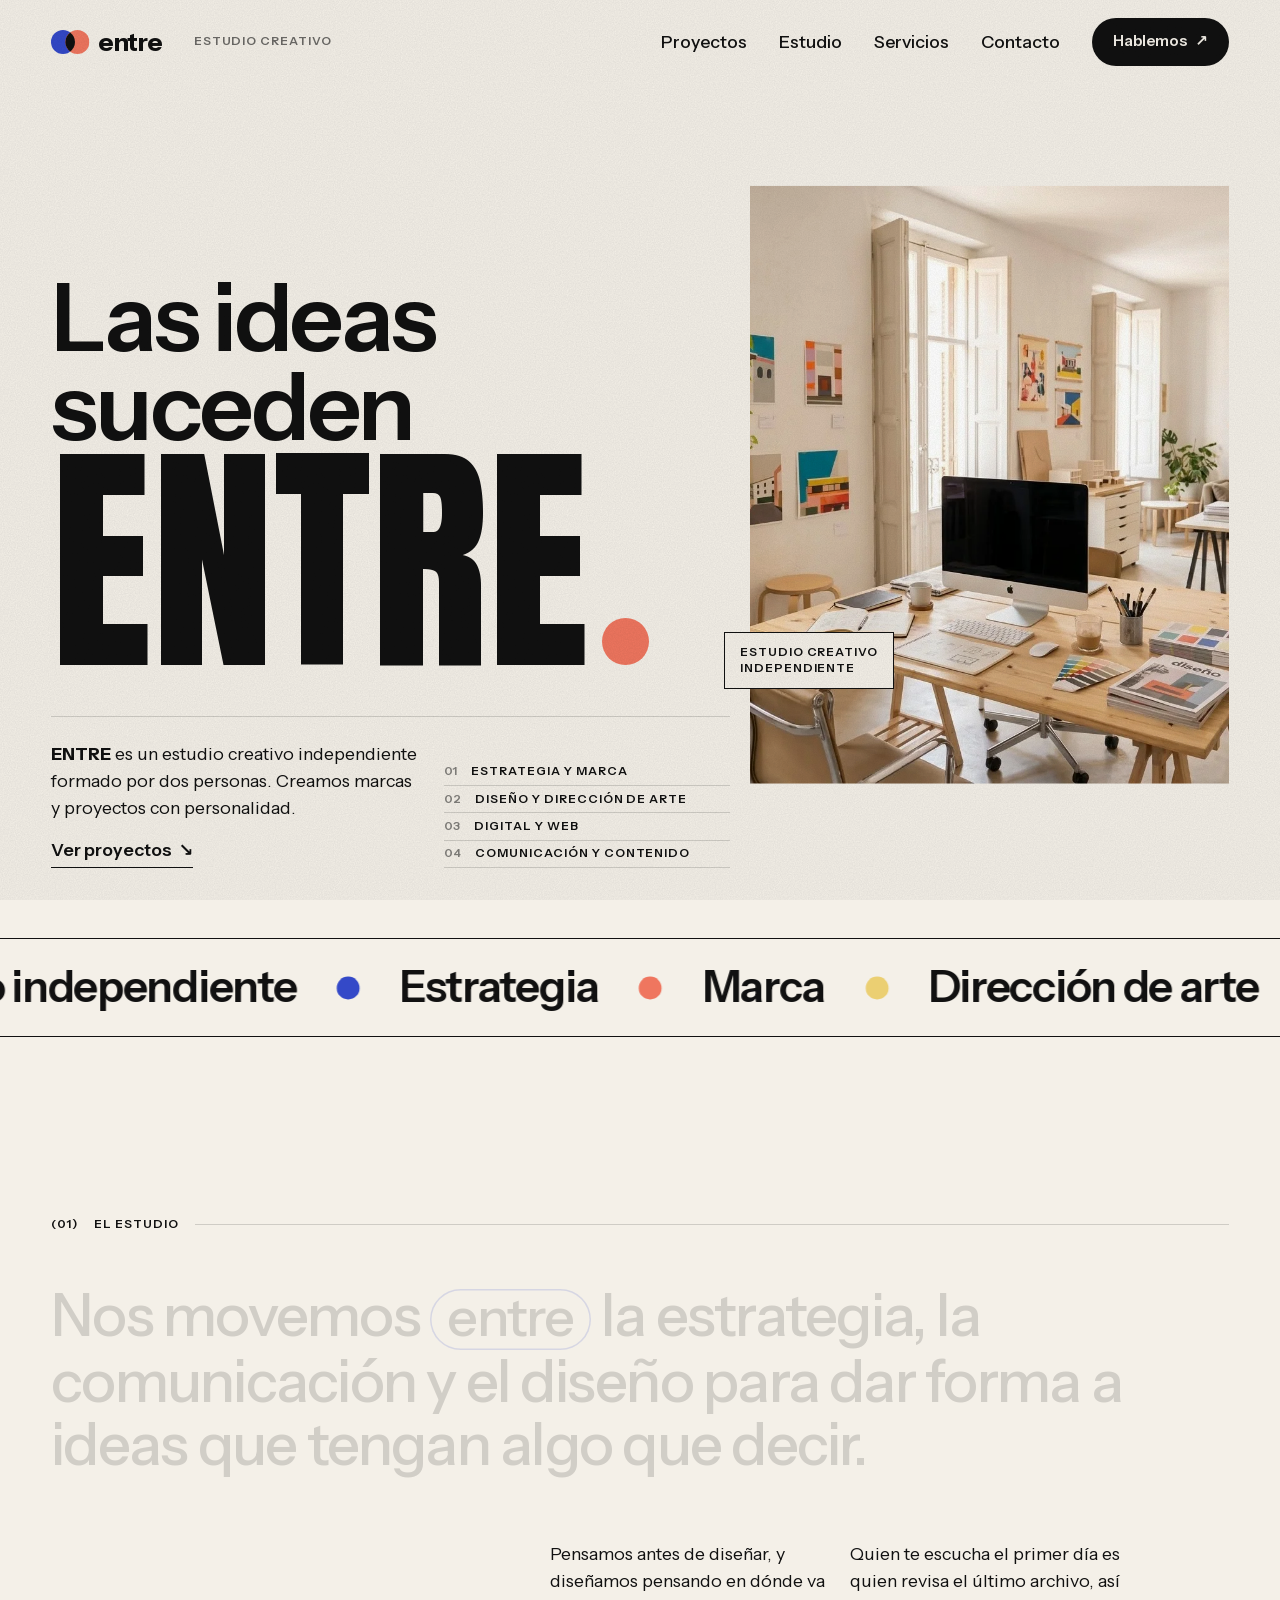
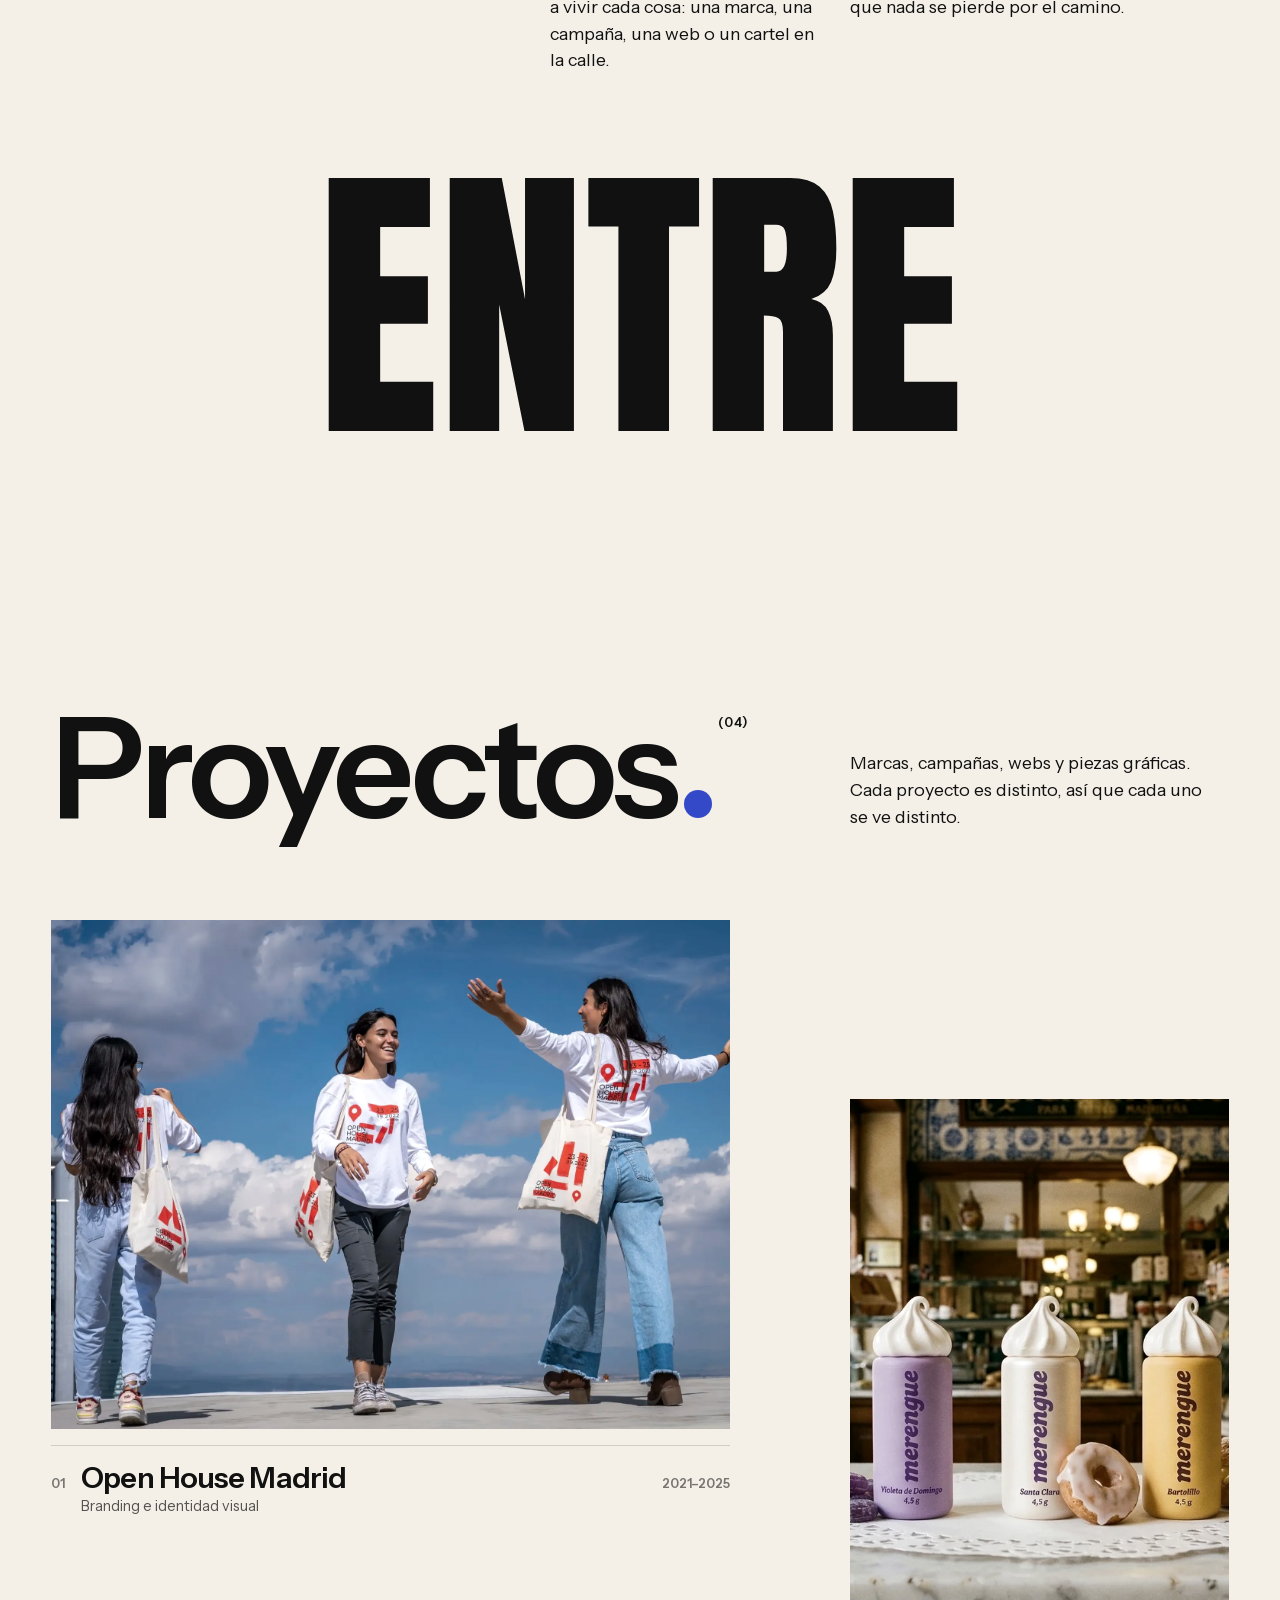
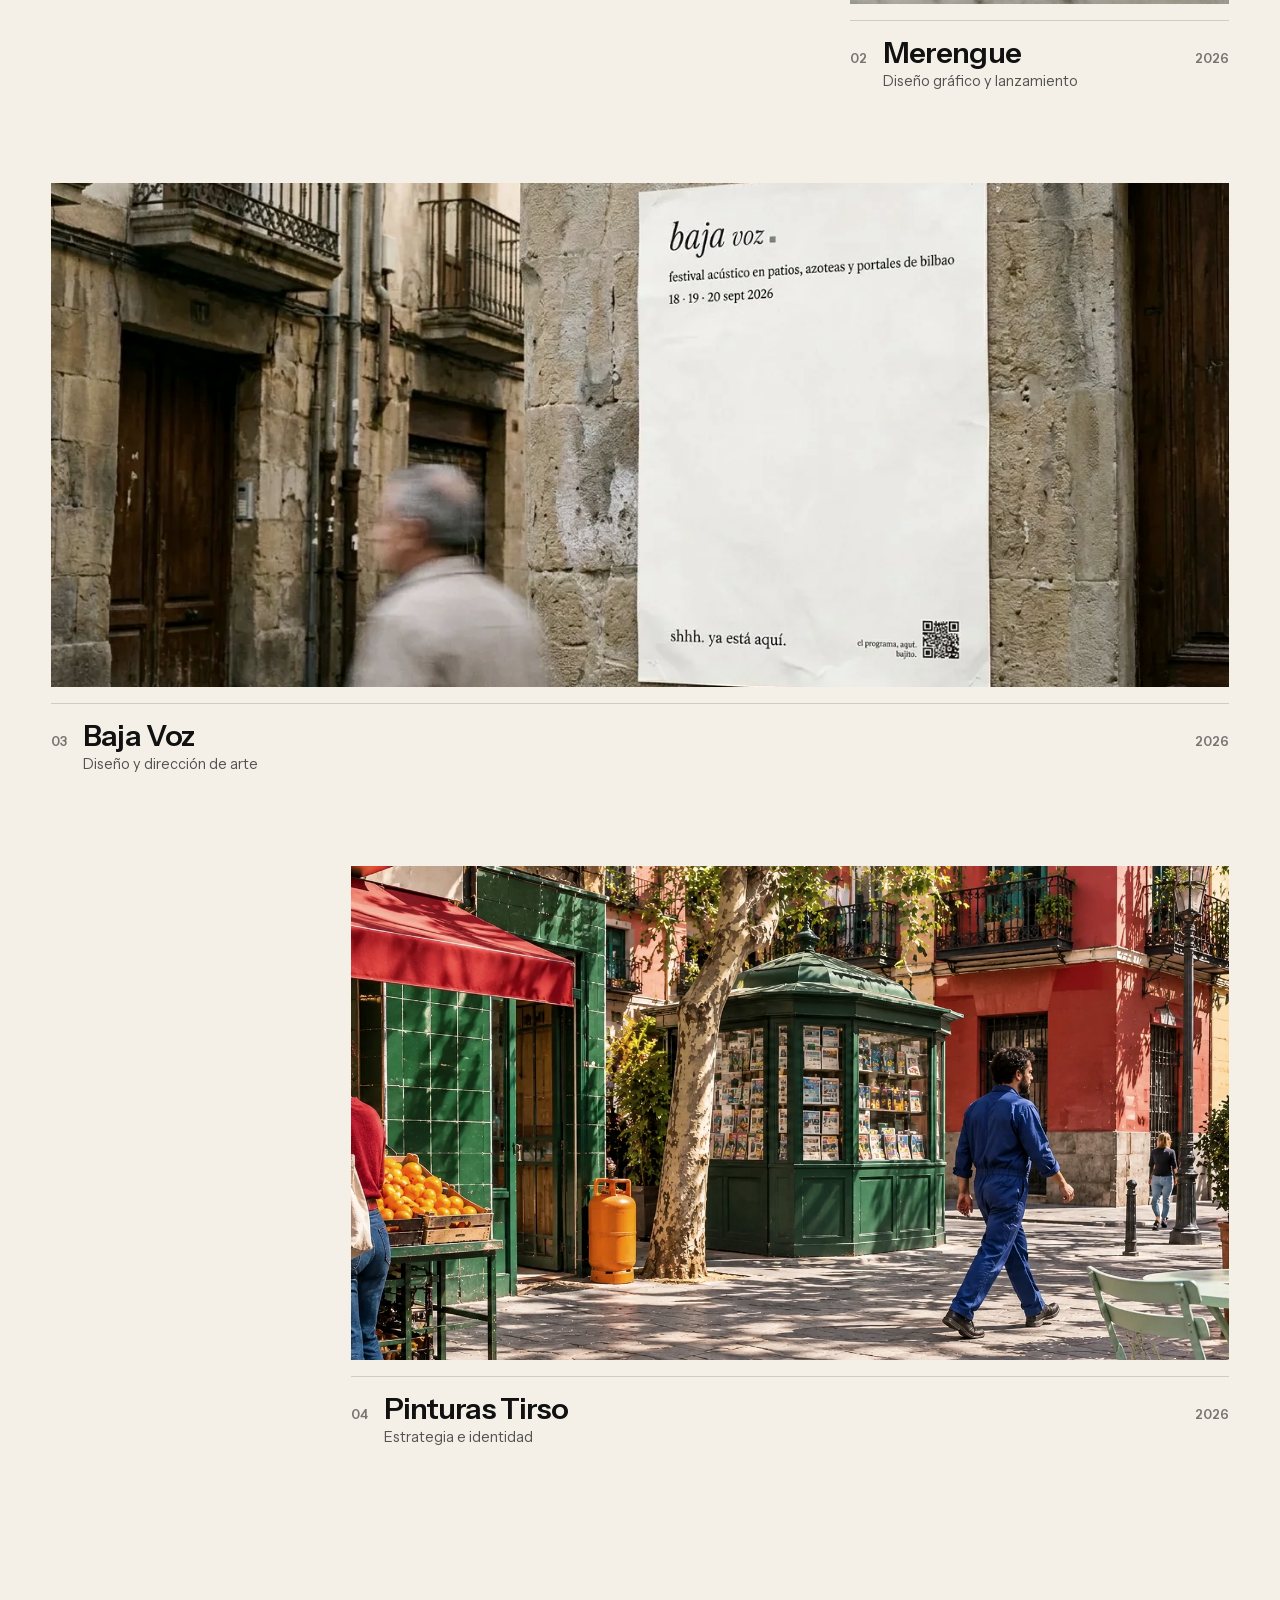
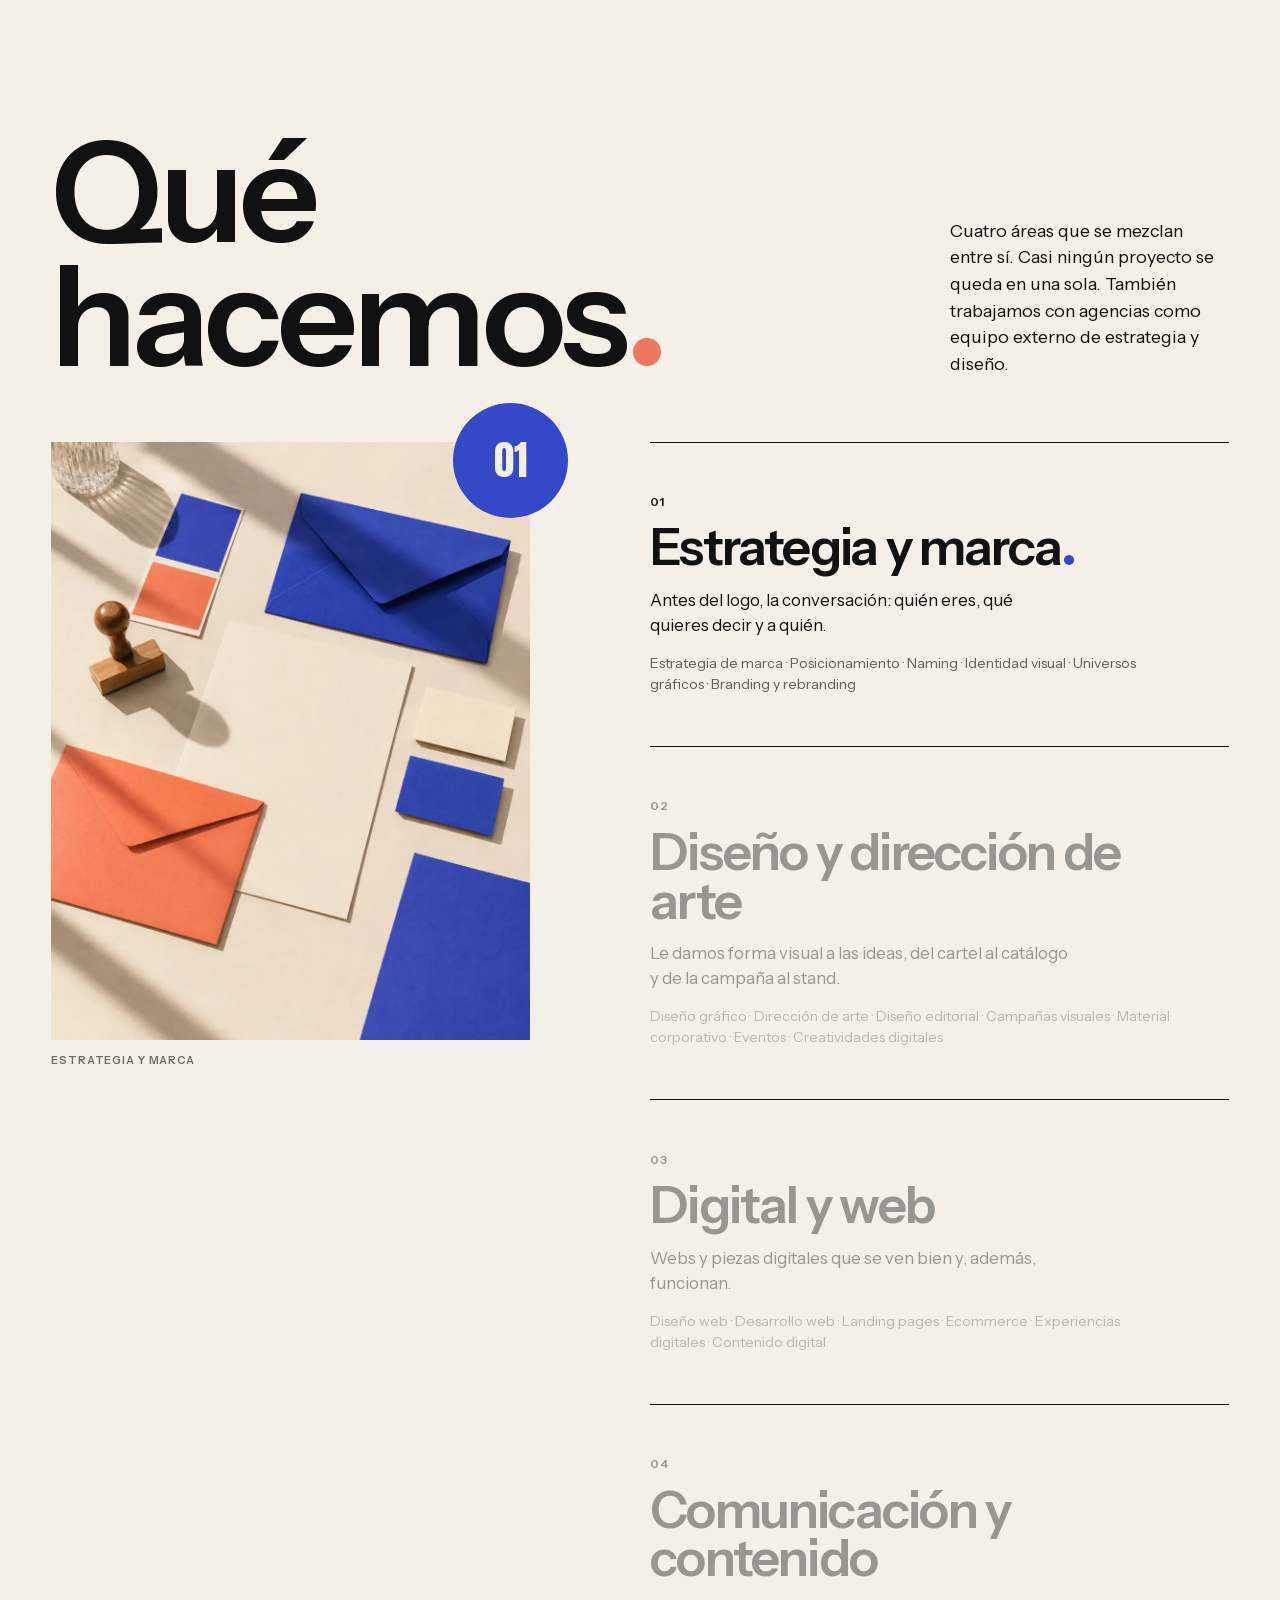
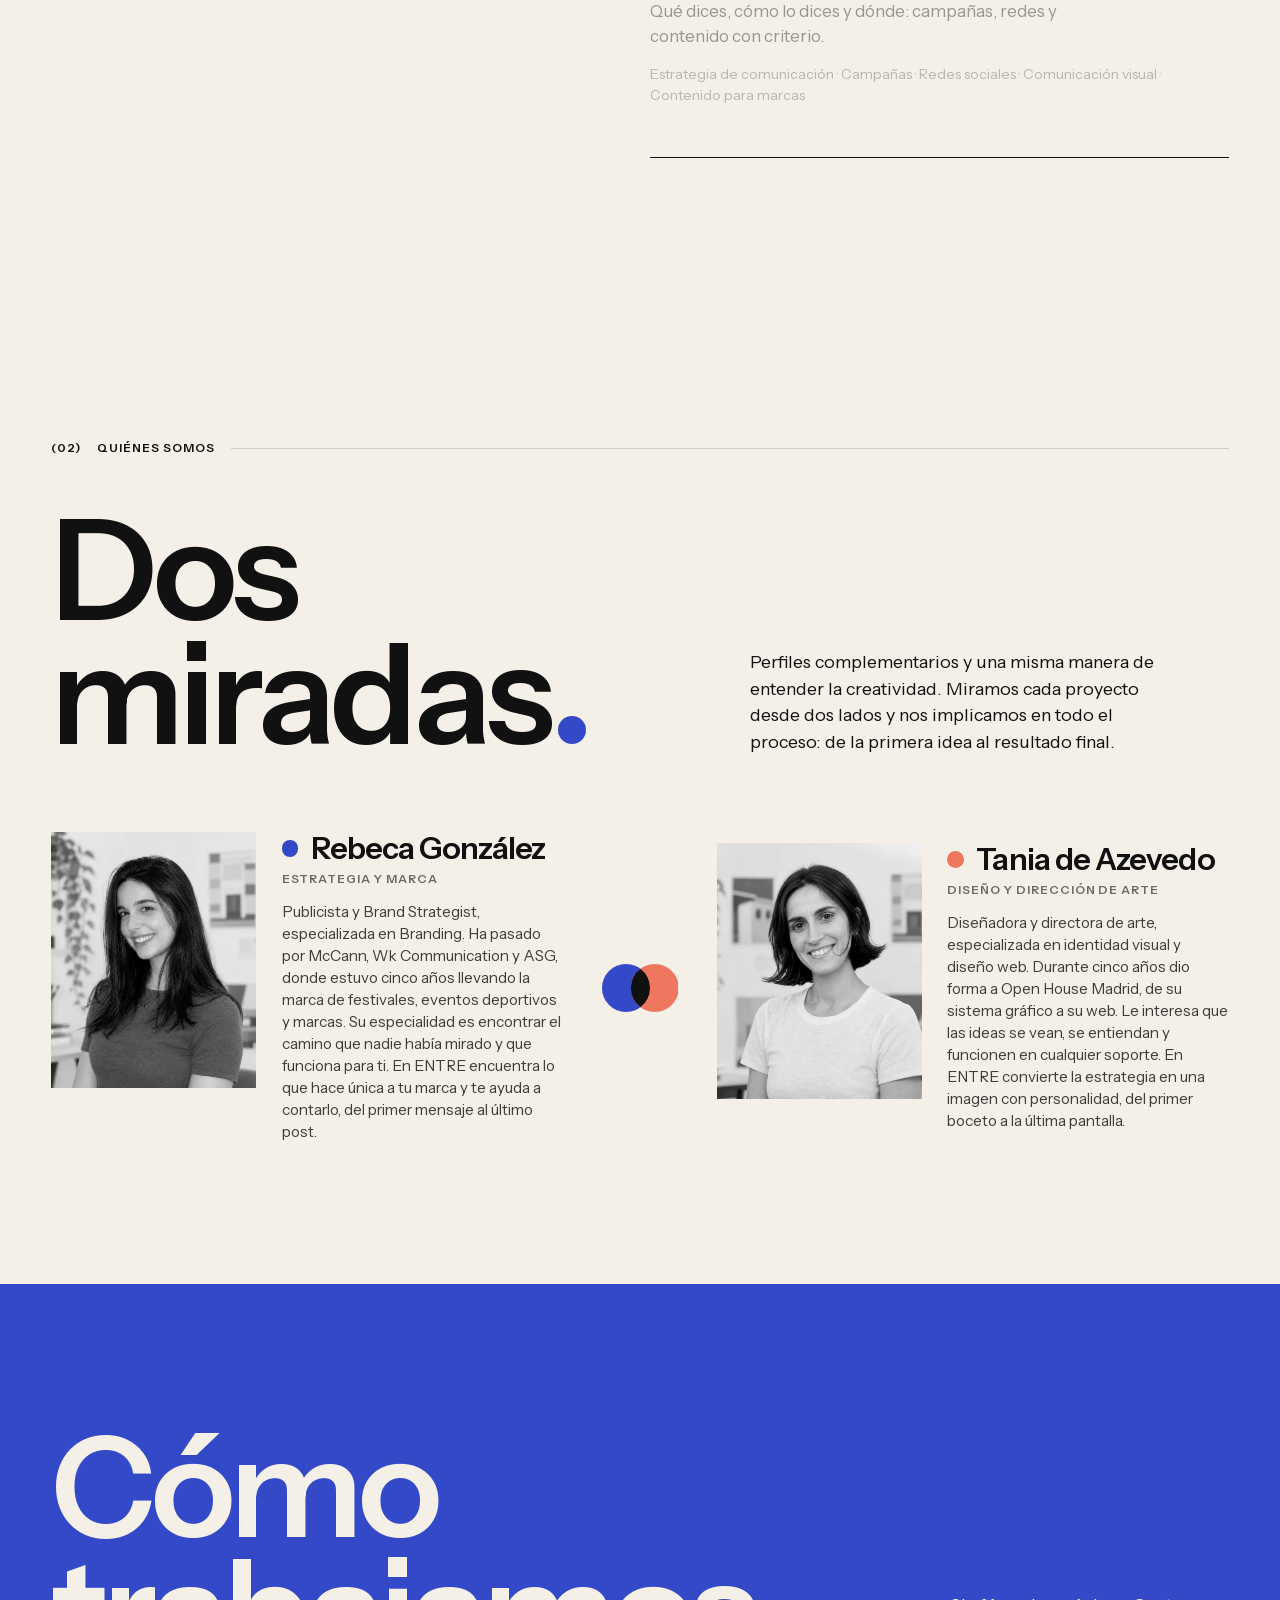
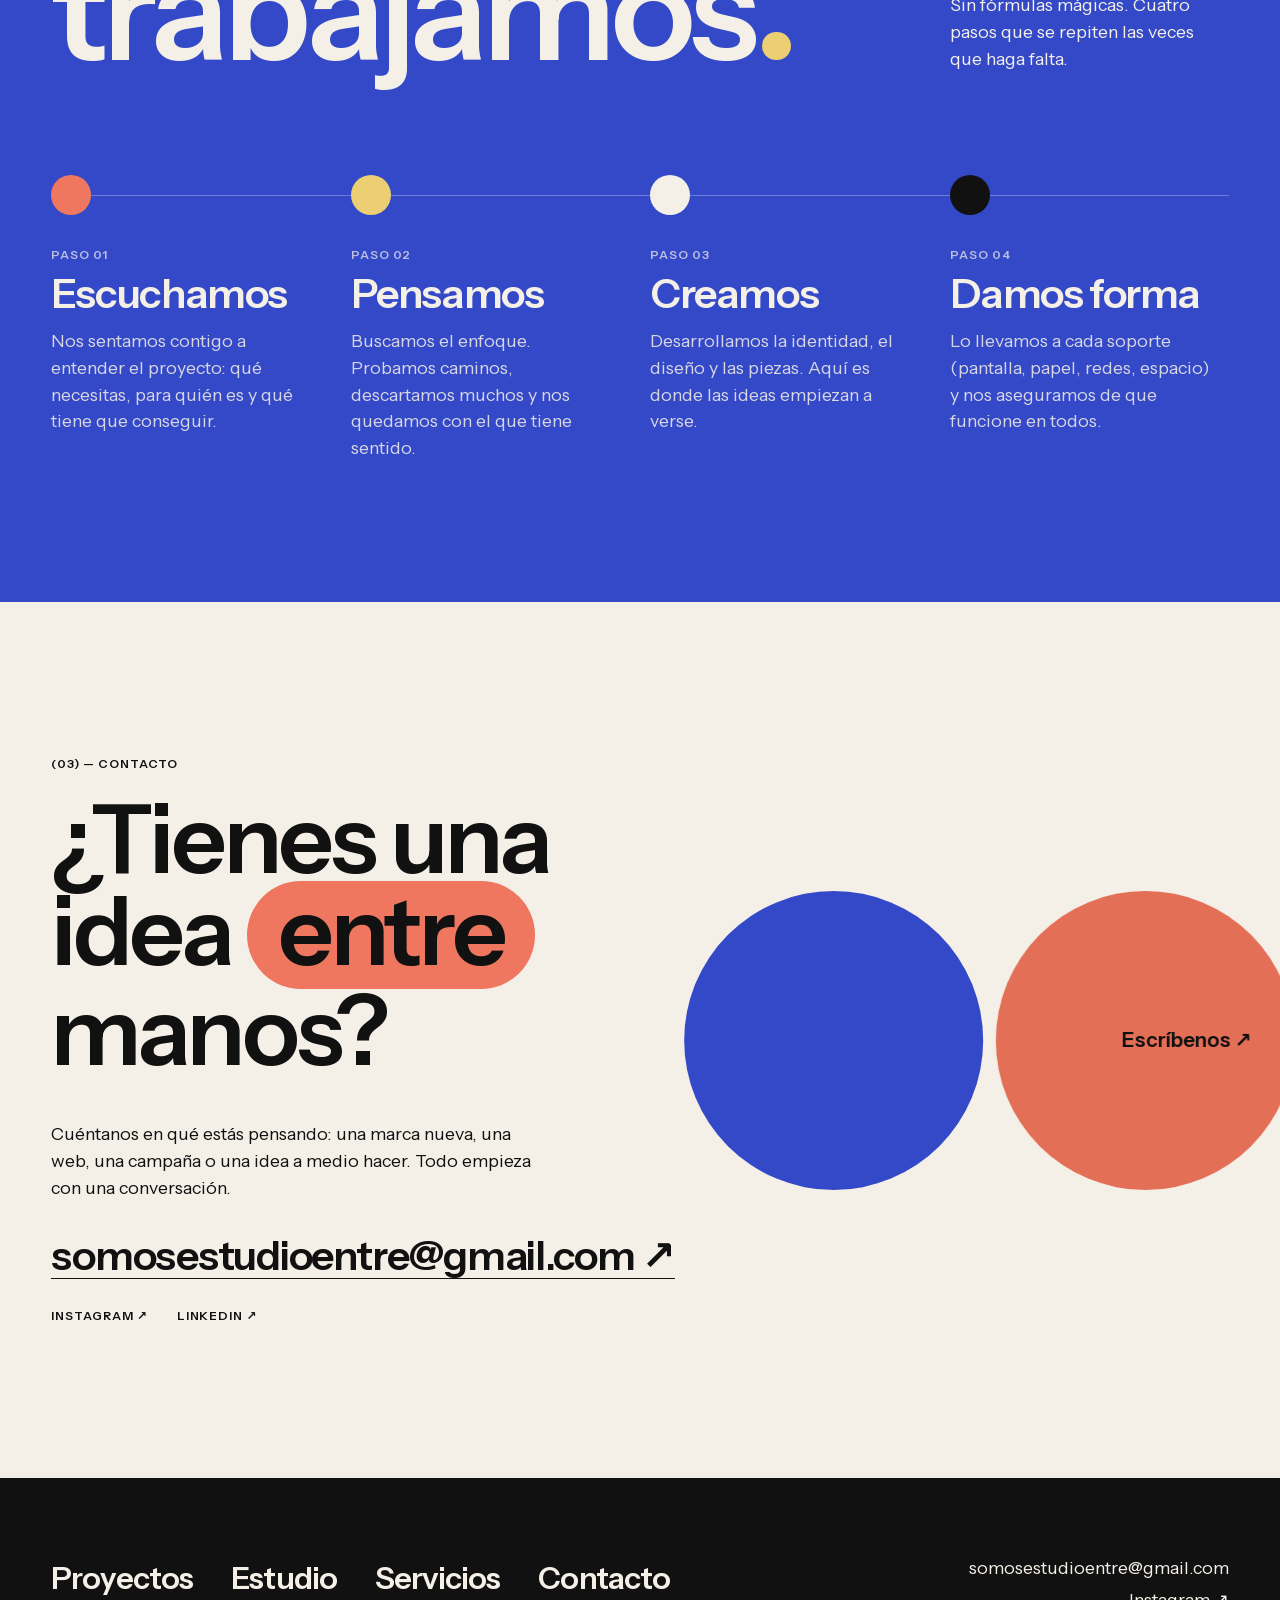
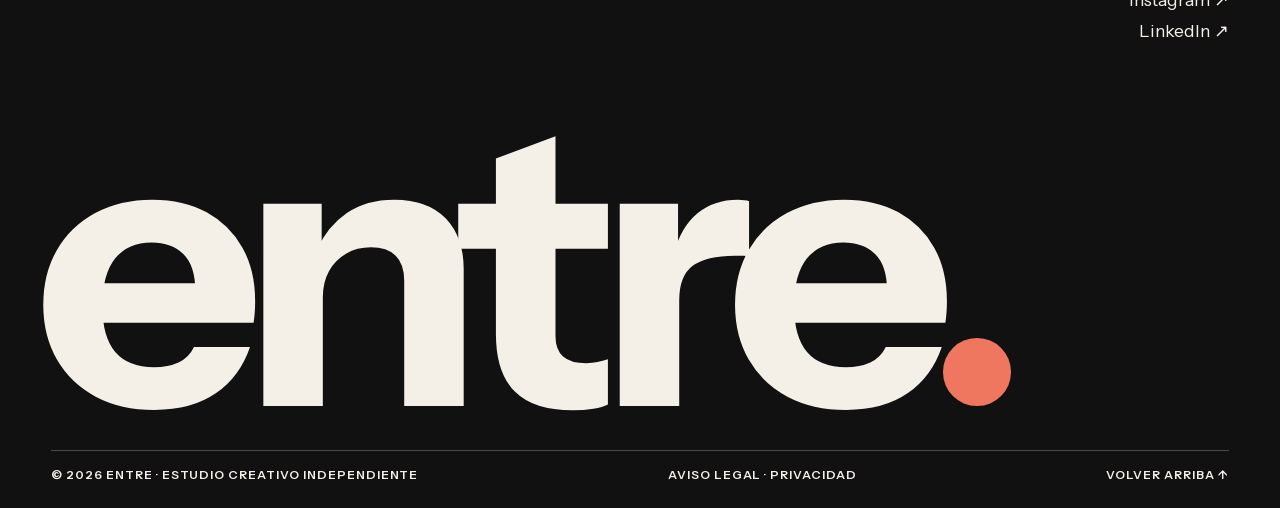
<file: index.html>
<!doctype html>
<html lang="es">
<head>
  <meta charset="utf-8">                                                       <!-- tildes y eñes -->
  <meta name="viewport" content="width=device-width, initial-scale=1">         <!-- adaptable al móvil -->
  <title>ENTRE — Estudio creativo independiente</title>                         <!-- título de la pestaña y de Google -->
  <meta name="description" content="ENTRE es un estudio creativo independiente formado por dos personas. Estrategia, diseño, web y comunicación para marcas con personalidad."> <!-- texto que sale en Google -->
  <meta name="theme-color" content="#F4F0E8">                                   <!-- color de la barra del navegador en el móvil -->
  <link rel="canonical" href="https://estudioentre.github.io/">           <!-- dirección oficial de la página (cambiarla si compráis dominio) -->

  <!-- Al compartir el enlace en redes / WhatsApp -->
  <meta property="og:type" content="website">                                   <!-- tipo de contenido -->
  <meta property="og:title" content="ENTRE — Estudio creativo independiente">   <!-- título al compartir -->
  <meta property="og:description" content="Las ideas suceden entre. Estrategia, diseño, web y comunicación."> <!-- descripción al compartir -->
  <meta property="og:locale" content="es_ES">                                    <!-- idioma -->
  <!-- WhatsApp y LinkedIn necesitan la dirección completa de la imagen (cambiarla si compráis dominio) -->
  <meta property="og:image" content="https://estudioentre.github.io/img/compartir.png">   <!-- imagen al compartir (1200×630) -->
  <meta property="og:image:width" content="1200">
  <meta property="og:image:height" content="630">
  <meta name="twitter:card" content="summary_large_image">                       <!-- en X/Twitter, la imagen en grande -->

  <link rel="icon" href="img/favicon.svg" type="image/svg+xml">                 <!-- icono de la pestaña -->

  <link rel="apple-touch-icon" href="img/icono-180.png">                        <!-- icono al guardar la web en el móvil -->
  <link rel="preload" href="fuentes/instrument-sans-latin.woff2" as="font" type="font/woff2" crossorigin> <!-- la tipografía principal se pide cuanto antes (está en la propia web, no en Google) -->
  <link rel="stylesheet" href="css/estilos.css">                                <!-- todos los estilos -->

  <!-- Datos estructurados: le explican a Google qué es esto -->
  <script type="application/ld+json">
  { "@context": "https://schema.org", "@type": "Organization", "name": "ENTRE", "description": "Estudio creativo independiente: estrategia, diseño, web y comunicación." }
  </script>
</head>

<body>
  <a class="saltar" href="#contenido">Saltar al contenido</a>                   <!-- atajo para quien navega con teclado -->

  <!-- Símbolo del logo (se reutiliza) -->
  <svg width="0" height="0" style="position:absolute" aria-hidden="true">
    <symbol id="marca" viewBox="0 0 32 20">
      <circle cx="10" cy="10" r="10" fill="#3449C8"/>                           <!-- círculo azul -->
      <circle cx="22" cy="10" r="10" fill="#EF765F"/>                           <!-- círculo coral -->
      <path d="M16 2A10 10 0 0 1 16 18A10 10 0 0 1 16 2Z" fill="#111111"/>     <!-- la lente negra en medio -->
    </symbol>
  </svg>

  <!-- ================= CABECERA ================= -->
  <header class="cabecera" id="cabecera">
    <a class="logo" href="#inicio" aria-label="ENTRE, volver al inicio">          <!-- logo: lleva arriba -->
      <svg class="logo__marca" aria-hidden="true"><use href="#marca"/></svg>     <!-- los dos círculos -->
      <span class="logo__texto">entre</span>                                     <!-- el nombre -->
    </a>
    <span class="cabecera__nota etiqueta">Estudio creativo</span>               <!-- etiqueta pequeña al lado del logo -->

    <nav class="nav" aria-label="Principal">                                    <!-- menú de escritorio -->
      <ul>
        <li><a href="#proyectos">Proyectos</a></li>
        <li><a href="#estudio">Estudio</a></li>
        <li><a href="#servicios">Servicios</a></li>
        <li><a href="#contacto">Contacto</a></li>
      </ul>
    </nav>

    <a class="boton boton--negro cabecera__cta" href="#contacto">Hablemos <span aria-hidden="true">↗</span></a> <!-- llamada a la acción -->

    <button class="menu-boton" id="menu-boton" aria-expanded="false" aria-controls="menu-movil"> <!-- botón del menú en móvil -->
      <span class="sr-only">Abrir menú</span>                                     <!-- texto para lectores de pantalla -->
      <span class="menu-boton__raya"></span><span class="menu-boton__raya"></span> <!-- las dos rayas que se convierten en X -->
    </button>
  </header>

  <!-- Menú a pantalla completa (móvil y tablet) -->
  <div class="menu-movil" id="menu-movil" inert>
    <nav aria-label="Menú móvil">
      <ol>
        <li style="--i:0"><a href="#proyectos"><span class="etiqueta">01</span>Proyectos</a></li>
        <li style="--i:1"><a href="#estudio"><span class="etiqueta">02</span>Estudio</a></li>
        <li style="--i:2"><a href="#servicios"><span class="etiqueta">03</span>Servicios</a></li>
        <li style="--i:3"><a href="#contacto"><span class="etiqueta">04</span>Contacto</a></li>
      </ol>
    </nav>
    <p class="menu-movil__pie etiqueta">somosestudioentre@gmail.com · @somosestudioentre</p> <!-- contacto -->
  </div>

  <main id="contenido">

    <!-- ================= 1. PORTADA ================= -->
    <section class="portada" id="inicio">
      <h1 class="portada__titulo">
        <span class="sr-only">Las ideas suceden entre.</span>                   <!-- lo que lee Google y los lectores de pantalla -->
        <span class="linea" aria-hidden="true"><span style="--i:0" data-letras>Las ideas</span></span> <!-- línea 1 -->
        <span class="linea" aria-hidden="true"><span style="--i:1" data-letras>suceden</span></span>   <!-- línea 2 -->
        <span class="linea linea--display" aria-hidden="true"><span style="--i:2"><span class="sin-corte">entre<span class="bolita"></span></span></span></span> <!-- línea 3, en Anton; el punto es una bolita como las del logo -->
      </h1>

      <figure class="portada__visual">                                           <!-- una sola pieza visual, rectángulo 4:5 -->
        <div class="portada__marco" data-paralaje="-0.04">                        <!-- se desplaza un poco con el scroll -->
          <!-- Foto de portada. Para cambiarla, sustituye la ruta del src -->
          <img src="img/portada-estudio.webp" alt="Mesa de trabajo de un estudio de diseño con ordenador, cuadernos, revistas y carteles de colores en la pared" width="768" height="960" fetchpriority="high"> <!-- fetchpriority: es la primera imagen, que cargue antes -->
        </div>
        <span class="portada__chapa etiqueta">Estudio creativo<br>independiente</span> <!-- etiqueta que muerde el borde -->
      </figure>

      <div class="portada__pie">                                                  <!-- textos pequeños de abajo -->
        <div class="portada__intro" data-revela>
          <p><strong>ENTRE</strong> es un estudio creativo independiente formado por dos personas. Creamos marcas y proyectos con personalidad.</p>
          <a class="enlace-flecha" href="#proyectos">Ver proyectos <span aria-hidden="true">↘</span></a>
        </div>
        <ol class="portada__indice etiqueta" data-revela>                         <!-- índice de lo que hacemos -->
          <li><a href="#servicios"><span>01</span> Estrategia y marca</a></li>
          <li><a href="#servicios"><span>02</span> Diseño y dirección de arte</a></li>
          <li><a href="#servicios"><span>03</span> Digital y web</a></li>
          <li><a href="#servicios"><span>04</span> Comunicación y contenido</a></li>
        </ol>
      </div>
    </section>

    <!-- Cinta: se mueve sola, acelera con el scroll y cambia de sentido al subir (js/main.js, punto 11) -->
    <div class="cinta" id="cinta" aria-hidden="true">
      <div class="cinta__pista">
        <span class="cinta__grupo"><span class="cinta__item">Estudio creativo independiente</span><i></i><span class="cinta__item">Estrategia</span><i></i><span class="cinta__item">Marca</span><i></i><span class="cinta__item">Dirección de arte</span><i></i><span class="cinta__item">Digital y web</span><i></i><span class="cinta__item">Comunicación</span><i></i><span class="cinta__item">Ideas con personalidad</span><i></i></span>
        <span class="cinta__grupo"><span class="cinta__item">Estudio creativo independiente</span><i></i><span class="cinta__item">Estrategia</span><i></i><span class="cinta__item">Marca</span><i></i><span class="cinta__item">Dirección de arte</span><i></i><span class="cinta__item">Digital y web</span><i></i><span class="cinta__item">Comunicación</span><i></i><span class="cinta__item">Ideas con personalidad</span><i></i></span> <!-- copia para que el bucle no se corte -->
      </div>
    </div>

    <!-- ================= 2. EL ESTUDIO ================= -->
    <section class="estudio seccion" id="estudio" aria-labelledby="titulo-estudio">
      <header class="seccion__cabecera" data-revela>
        <span class="etiqueta">(01)</span>
        <h2 class="etiqueta" id="titulo-estudio">El estudio</h2>
      </header>

      <p class="estudio__texto" id="texto-estudio"> <!-- JavaScript separa las palabras y las enciende al bajar -->
        Nos movemos <span class="pastilla">entre</span> la estrategia, la comunicación y el diseño para dar forma a ideas que tengan algo que decir. <!-- "entre" siempre va dentro de una pastilla -->
      </p>

      <div class="estudio__columnas">
        <p data-revela>Pensamos antes de diseñar, y diseñamos pensando en dónde va a vivir cada cosa: una marca, una campaña, una web o un cartel en la calle.</p>
        <p data-revela>Quien te escucha el primer día es quien revisa el último archivo, así que nada se pierde por el camino.</p>
      </div>

      <div class="partida" id="partida" aria-hidden="true">                       <!-- "EN [pastilla] TRE": la palabra se abre al hacer scroll -->
        <span>En</span>
        <span class="partida__hueco"><span class="partida__nota">aquí pasa todo</span></span> <!-- la pastilla amarilla que crece -->
        <span>tre</span>
      </div>
    </section>

    <!-- ================= 3. PROYECTOS ================= -->
    <section class="proyectos seccion" id="proyectos" aria-labelledby="titulo-proyectos">
      <header class="proyectos__cabecera">
        <h2 class="titulo-grande" id="titulo-proyectos" style="--c: var(--azul)" data-revela><span class="sin-corte">Proyectos<span class="bolita"></span></span><sup class="etiqueta">(04)</sup></h2> <!-- --c: color de la bolita -->
        <div class="proyectos__intro" data-revela>
          <p>Marcas, campañas, webs y piezas gráficas. Cada proyecto es distinto, así que cada uno se ve distinto.</p>
        </div>
      </header>

      <div class="proyectos__lista" id="lista-proyectos"></div>                   <!-- aquí JavaScript pinta las tarjetas desde js/proyectos.js -->
      <noscript><p>Activa JavaScript para ver los proyectos.</p></noscript>
    </section>

    <!-- ================= 4. SERVICIOS ================= -->
    <section class="servicios seccion" id="servicios" aria-labelledby="titulo-servicios">
      <header class="servicios__cabecera">
        <h2 class="titulo-grande" id="titulo-servicios" style="--c: var(--coral)" data-revela>Qué <span class="sin-corte">hacemos<span class="bolita"></span></span></h2>
        <p data-revela>Cuatro áreas que se mezclan entre sí. Casi ningún proyecto se queda en una sola. También trabajamos con agencias como equipo externo de estrategia y diseño.</p>
      </header>

      <div class="servicios__cuerpo">
        <!-- Visor: la foto grande de la izquierda, se queda fija mientras bajas y cambia con el área activa -->
        <div class="visor" id="visor" aria-hidden="true">
          <div class="visor__marco">
            <!-- Imágenes de cada área (generadas con IA): se pueden cambiar por trabajos vuestros -->
            <img class="visor__img activa" src="img/ejemplos/area-marca.webp" alt="" loading="lazy" width="1000" height="1250">
            <img class="visor__img" src="img/ejemplos/area-imagen.webp" alt="" loading="lazy" width="1000" height="1250">
            <img class="visor__img" src="img/ejemplos/area-web.webp" alt="" loading="lazy" width="1000" height="1250">
            <img class="visor__img" src="img/ejemplos/area-voz.webp" alt="" loading="lazy" width="1000" height="1250">
          </div>
          <span class="visor__bolita"><span id="visor-num">01</span></span>   <!-- bolita grande con el número, muerde la esquina -->
          <p class="visor__pie etiqueta"><span id="visor-nombre">Estrategia y marca</span></p> <!-- pie de foto -->
        </div>

        <ol class="areas">
          <li class="area activa" style="--c: var(--azul); --t: var(--crema)" data-revela> <!-- --c color del área, --t color del texto sobre ese color -->
            <span class="area__num etiqueta">01</span>
            <h3 class="area__titulo">Estrategia y <span class="sin-corte">marca<span class="bolita"></span></span></h3>
            <p class="area__texto">Antes del logo, la conversación: quién eres, qué quieres decir y a quién.</p>
            <p class="area__lista">Estrategia de marca · Posicionamiento · Naming · Identidad visual · Universos gráficos · Branding y rebranding</p>
            <img class="area__foto" src="img/ejemplos/area-marca.webp" alt="" loading="lazy" width="1000" height="1250"> <!-- solo se ve en móvil -->
          </li>
          <li class="area" style="--c: var(--coral); --t: var(--negro)" data-revela>
            <span class="area__num etiqueta">02</span>
            <h3 class="area__titulo">Diseño y dirección de <span class="sin-corte">arte<span class="bolita"></span></span></h3>
            <p class="area__texto">Le damos forma visual a las ideas, del cartel al catálogo y de la campaña al stand.</p>
            <p class="area__lista">Diseño gráfico · Dirección de arte · Diseño editorial · Campañas visuales · Material corporativo · Eventos · Creatividades digitales</p>
            <img class="area__foto" src="img/ejemplos/area-imagen.webp" alt="" loading="lazy" width="1000" height="1250">
          </li>
          <li class="area" style="--c: var(--amarillo); --t: var(--negro); --c-bolita: #D4A935" data-revela> <!-- --c-bolita: amarillo algo más oscuro para que la bolita se vea sobre el crema -->
            <span class="area__num etiqueta">03</span>
            <h3 class="area__titulo">Digital y <span class="sin-corte">web<span class="bolita"></span></span></h3>
            <p class="area__texto">Webs y piezas digitales que se ven bien y, además, funcionan.</p>
            <p class="area__lista">Diseño web · Desarrollo web · Landing pages · Ecommerce · Experiencias digitales · Contenido digital</p>
            <img class="area__foto" src="img/ejemplos/area-web.webp" alt="" loading="lazy" width="1000" height="1250">
          </li>
          <li class="area" style="--c: var(--negro); --t: var(--crema)" data-revela>
            <span class="area__num etiqueta">04</span>
            <h3 class="area__titulo">Comunicación y <span class="sin-corte">contenido<span class="bolita"></span></span></h3>
            <p class="area__texto">Qué dices, cómo lo dices y dónde: campañas, redes y contenido con criterio.</p>
            <p class="area__lista">Estrategia de comunicación · Campañas · Redes sociales · Comunicación visual · Contenido para marcas</p>
            <img class="area__foto" src="img/ejemplos/area-voz.webp" alt="" loading="lazy" width="1000" height="1250">
          </li>
        </ol>
      </div>
    </section>

    <!-- ================= 5. QUIÉNES SOMOS ================= -->
    <section class="equipo seccion" id="nosotras" aria-labelledby="titulo-equipo">
      <header class="seccion__cabecera" data-revela>
        <span class="etiqueta">(02)</span>
        <span class="etiqueta">Quiénes somos</span>
      </header>

      <div class="equipo__cabecera">
        <h2 class="titulo-grande" id="titulo-equipo" style="--c: var(--azul)" data-revela>Dos <span class="sin-corte">miradas<span class="bolita"></span></span></h2>
        <p class="equipo__texto" data-revela>Perfiles complementarios y una misma manera de entender la creatividad. Miramos cada proyecto desde dos lados y nos implicamos en todo el proceso: de la primera idea al resultado final.</p>
      </div>

      <div class="equipo__personas">                                               <!-- dos retratos del mismo tamaño: mismo peso -->
        <article class="persona" style="--c: var(--azul)" data-revela>
          <div class="persona__foto">                                              <!-- retrato 4:5 -->
            <img src="img/equipo/rebeca.webp" alt="Retrato de Rebeca González" loading="lazy" width="800" height="1000">
          </div>
          <h3 class="persona__nombre"><span class="bolita"></span>Rebeca González</h3> <!-- la bolita azul es "su" círculo del logo -->
          <p class="persona__rol etiqueta">Estrategia y marca</p>
          <p class="persona__bio">Publicista y Brand Strategist, especializada en Branding. Ha pasado por McCann, Wk Communication y ASG, donde estuvo cinco años llevando la marca de festivales, eventos deportivos y marcas. Su especialidad es encontrar el camino que nadie había mirado y que funciona para ti. En ENTRE encuentra lo que hace única a tu marca y te ayuda a contarlo, del primer mensaje al último post.</p>
        </article>

        <div class="equipo__union" aria-hidden="true">                            <!-- en medio: el logo, lo que las une -->
          <svg viewBox="0 0 32 20"><use href="#marca"/></svg>
        </div>

        <article class="persona" style="--c: var(--coral)" data-revela>
          <div class="persona__foto">                                              <!-- retrato 4:5, mismo tamaño -->
            <img src="img/equipo/tania.webp" alt="Retrato de Tania de Azevedo" loading="lazy" width="800" height="1000">
          </div>
          <h3 class="persona__nombre"><span class="bolita"></span>Tania de Azevedo</h3> <!-- y la coral, la suya -->
          <p class="persona__rol etiqueta">Diseño y dirección de arte</p>
          <p class="persona__bio">Diseñadora y directora de arte, especializada en identidad visual y diseño web. Durante cinco años dio forma a Open House Madrid, de su sistema gráfico a su web. Le interesa que las ideas se vean, se entiendan y funcionen en cualquier soporte. En ENTRE convierte la estrategia en una imagen con personalidad, del primer boceto a la última pantalla.</p>
        </article>
      </div>
    </section>

    <!-- ================= 6. CÓMO TRABAJAMOS ================= -->
    <section class="proceso seccion" id="proceso" aria-labelledby="titulo-proceso">
      <header class="proceso__cabecera">
        <h2 class="titulo-grande" id="titulo-proceso" style="--c: var(--amarillo)" data-revela>Cómo <span class="sin-corte">trabajamos<span class="bolita"></span></span></h2>
        <p data-revela>Sin fórmulas mágicas. Cuatro pasos que se repiten las veces que haga falta.</p>
      </header>

      <ol class="pasos" id="pasos">                                                <!-- una línea horizontal con cuatro bolitas -->
        <li class="paso" style="--c: var(--coral); --i:0" data-revela>
          <span class="paso__punto" aria-hidden="true"></span>                       <!-- la bolita sobre la línea -->
          <span class="paso__num etiqueta">Paso 01</span>
          <h3>Escuchamos</h3>
          <p>Nos sentamos contigo a entender el proyecto: qué necesitas, para quién es y qué tiene que conseguir.</p>
        </li>
        <li class="paso" style="--c: var(--amarillo); --i:1" data-revela>
          <span class="paso__punto" aria-hidden="true"></span>
          <span class="paso__num etiqueta">Paso 02</span>
          <h3>Pensamos</h3>
          <p>Buscamos el enfoque. Probamos caminos, descartamos muchos y nos quedamos con el que tiene sentido.</p>
        </li>
        <li class="paso" style="--c: var(--crema); --i:2" data-revela>
          <span class="paso__punto" aria-hidden="true"></span>
          <span class="paso__num etiqueta">Paso 03</span>
          <h3>Creamos</h3>
          <p>Desarrollamos la identidad, el diseño y las piezas. Aquí es donde las ideas empiezan a verse.</p>
        </li>
        <li class="paso" style="--c: var(--negro); --i:3" data-revela>
          <span class="paso__punto" aria-hidden="true"></span>
          <span class="paso__num etiqueta">Paso 04</span>
          <h3>Damos forma</h3>
          <p>Lo llevamos a cada soporte (pantalla, papel, redes, espacio) y nos aseguramos de que funcione en todos.</p>
        </li>
      </ol>
    </section>

    <!-- ================= 7. CONTACTO ================= -->
    <section class="contacto seccion" id="contacto" aria-labelledby="titulo-contacto">
      <div class="contacto__texto">
        <p class="etiqueta contacto__previo" data-revela>(03) — Contacto</p>
        <h2 class="titulo-grande contacto__titulo" id="titulo-contacto" data-revela>¿Tienes una idea <span class="pastilla">entre</span> manos?</h2>
        <p class="contacto__intro" data-revela>Cuéntanos en qué estás pensando: una marca nueva, una web, una campaña o una idea a medio hacer. Todo empieza con una conversación.</p>
        <a class="contacto__email" href="mailto:somosestudioentre@gmail.com" data-revela>somosestudioentre@gmail.com <span aria-hidden="true">↗</span></a> <!-- email del estudio -->
        <ul class="contacto__redes etiqueta" data-revela>                         <!-- redes (placeholders) -->
          <li><a href="https://www.instagram.com/somosestudioentre/" target="_blank" rel="noopener">Instagram ↗</a></li>
          <li><a href="https://www.linkedin.com/company/estudio-entre" target="_blank" rel="noopener">LinkedIn ↗</a></li>
        </ul>
      </div>

      <a class="contacto__marca" id="marca-contacto" href="mailto:somosestudioentre@gmail.com?subject=Hola%20ENTRE" aria-label="Escríbenos un email"> <!-- el logo en grande: los dos círculos se acercan al bajar -->
        <span class="circulo circulo--azul"></span>                              <!-- una mirada -->
        <span class="circulo circulo--coral"><span class="circulo__texto">Escríbenos ↗</span></span> <!-- la otra, que también es el botón -->
      </a>
    </section>
  </main>

  <!-- ================= PIE ================= -->
  <footer class="pie">
    <div class="pie__arriba">
      <nav class="pie__nav" aria-label="Pie">                                  <!-- el menú, otra vez, al final -->
        <a href="#proyectos">Proyectos</a><a href="#estudio">Estudio</a><a href="#servicios">Servicios</a><a href="#contacto">Contacto</a>
      </nav>
      <div class="pie__contacto">                                                <!-- contacto (placeholders) -->
        <a href="mailto:somosestudioentre@gmail.com">somosestudioentre@gmail.com</a>
        <a href="https://www.instagram.com/somosestudioentre/" target="_blank" rel="noopener">Instagram ↗</a>
        <a href="https://www.linkedin.com/company/estudio-entre" target="_blank" rel="noopener">LinkedIn ↗</a>
      </div>
    </div>
    <p class="pie__marca" aria-hidden="true"><span class="sin-corte">entre<span class="bolita"></span></span></p> <!-- el nombre gigante con su bolita -->
    <div class="pie__fila etiqueta">
      <span>© <span id="anio">2026</span> ENTRE · Estudio creativo independiente</span>
      <span><a href="aviso-legal.html">Aviso legal</a> · <a href="privacidad.html">Privacidad</a></span> <!-- páginas legales -->
      <a href="#inicio">Volver arriba ↑</a>
    </div>
  </footer>

  <div class="cursor" id="cursor" aria-hidden="true"><span></span></div>       <!-- círculo que sigue al ratón sobre los proyectos -->

  <script src="js/proyectos.js"></script>                                       <!-- datos de los proyectos -->
  <script src="js/main.js"></script>                                            <!-- interacciones -->
</body>
</html>
</file>
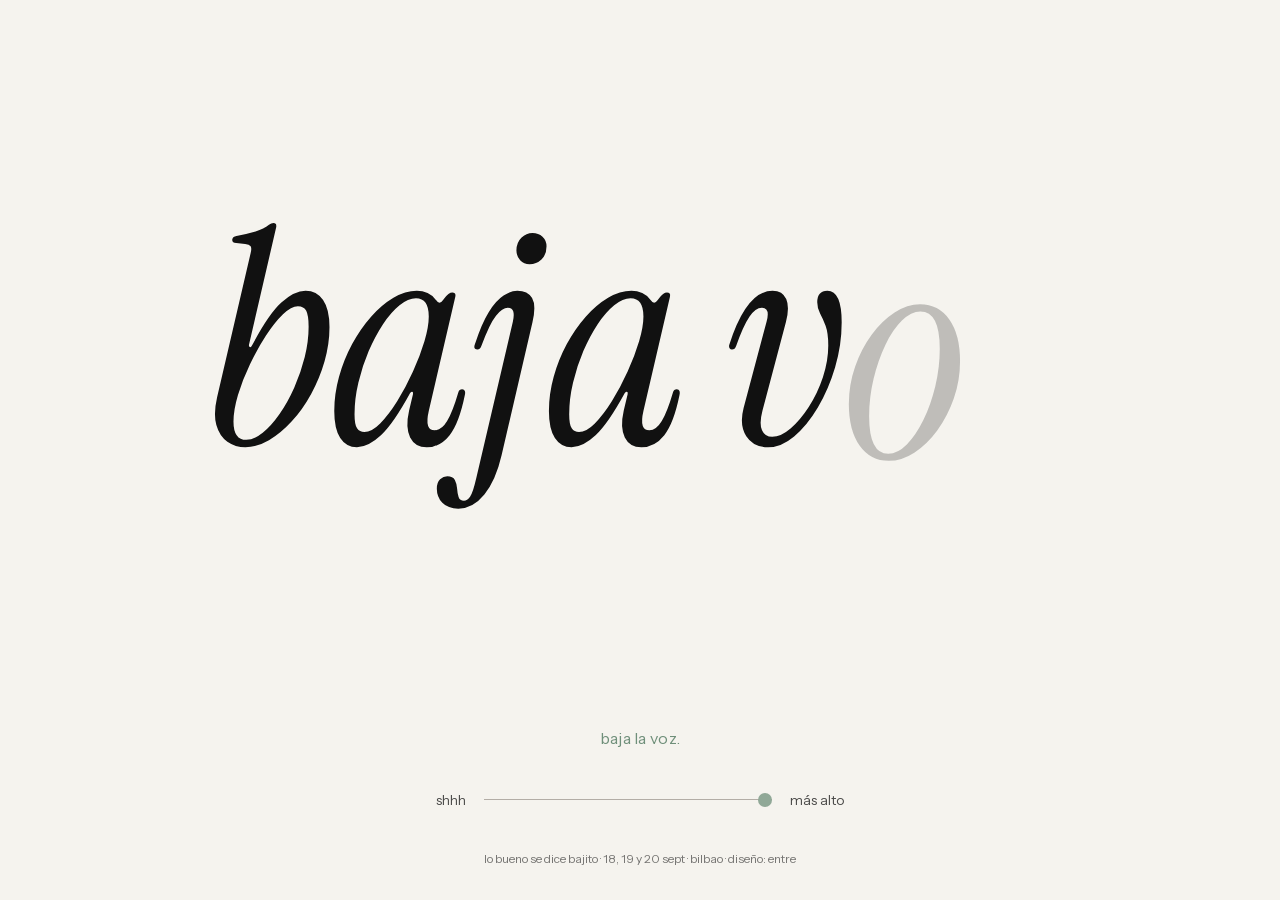
<file: bajavoz/index.html>
<!doctype html>
<html lang="es">
<head>
  <meta charset="utf-8">                                                     <!-- acentos y eñes bien -->
  <meta name="viewport" content="width=device-width, initial-scale=1">       <!-- se adapta al móvil -->
  <meta name="robots" content="noindex">                                     <!-- es una pieza del caso: que Google no la muestre suelta -->
  <title>baja voz · el logo</title>                                          <!-- título de la pestaña -->
  <meta name="description" content="El logo animado de baja voz, un festival acústico en Bilbao.">
  <link rel="stylesheet" href="estilos.css">                                 <!-- todo el diseño -->
</head>
<body>
  <main class="escena">
    <!-- El logo: cada letra es un trazo aparte para poder moverla -->
    <svg class="logo" id="logo" role="img" aria-label="baja voz"></svg>
    <p class="susurro" id="susurro" aria-live="polite">&nbsp;</p>             <!-- frases según el volumen -->

    <!-- El volumen: más alto, las letras iguales; más bajo, cada una más pequeña -->
    <label class="volumen">
      <span>shhh</span>
      <input type="range" id="volumen" min="0" max="100" value="0" aria-label="volumen">
      <span>más alto</span>
    </label>

    <p class="pie">lo bueno se dice bajito · 18, 19 y 20 sept · bilbao · <span>diseño: entre</span></p>
  </main>

  <script src="letras.js"></script>                                          <!-- el dibujo de las letras -->
  <script src="app.js"></script>                                             <!-- la animación -->
</body>
</html>
</file>
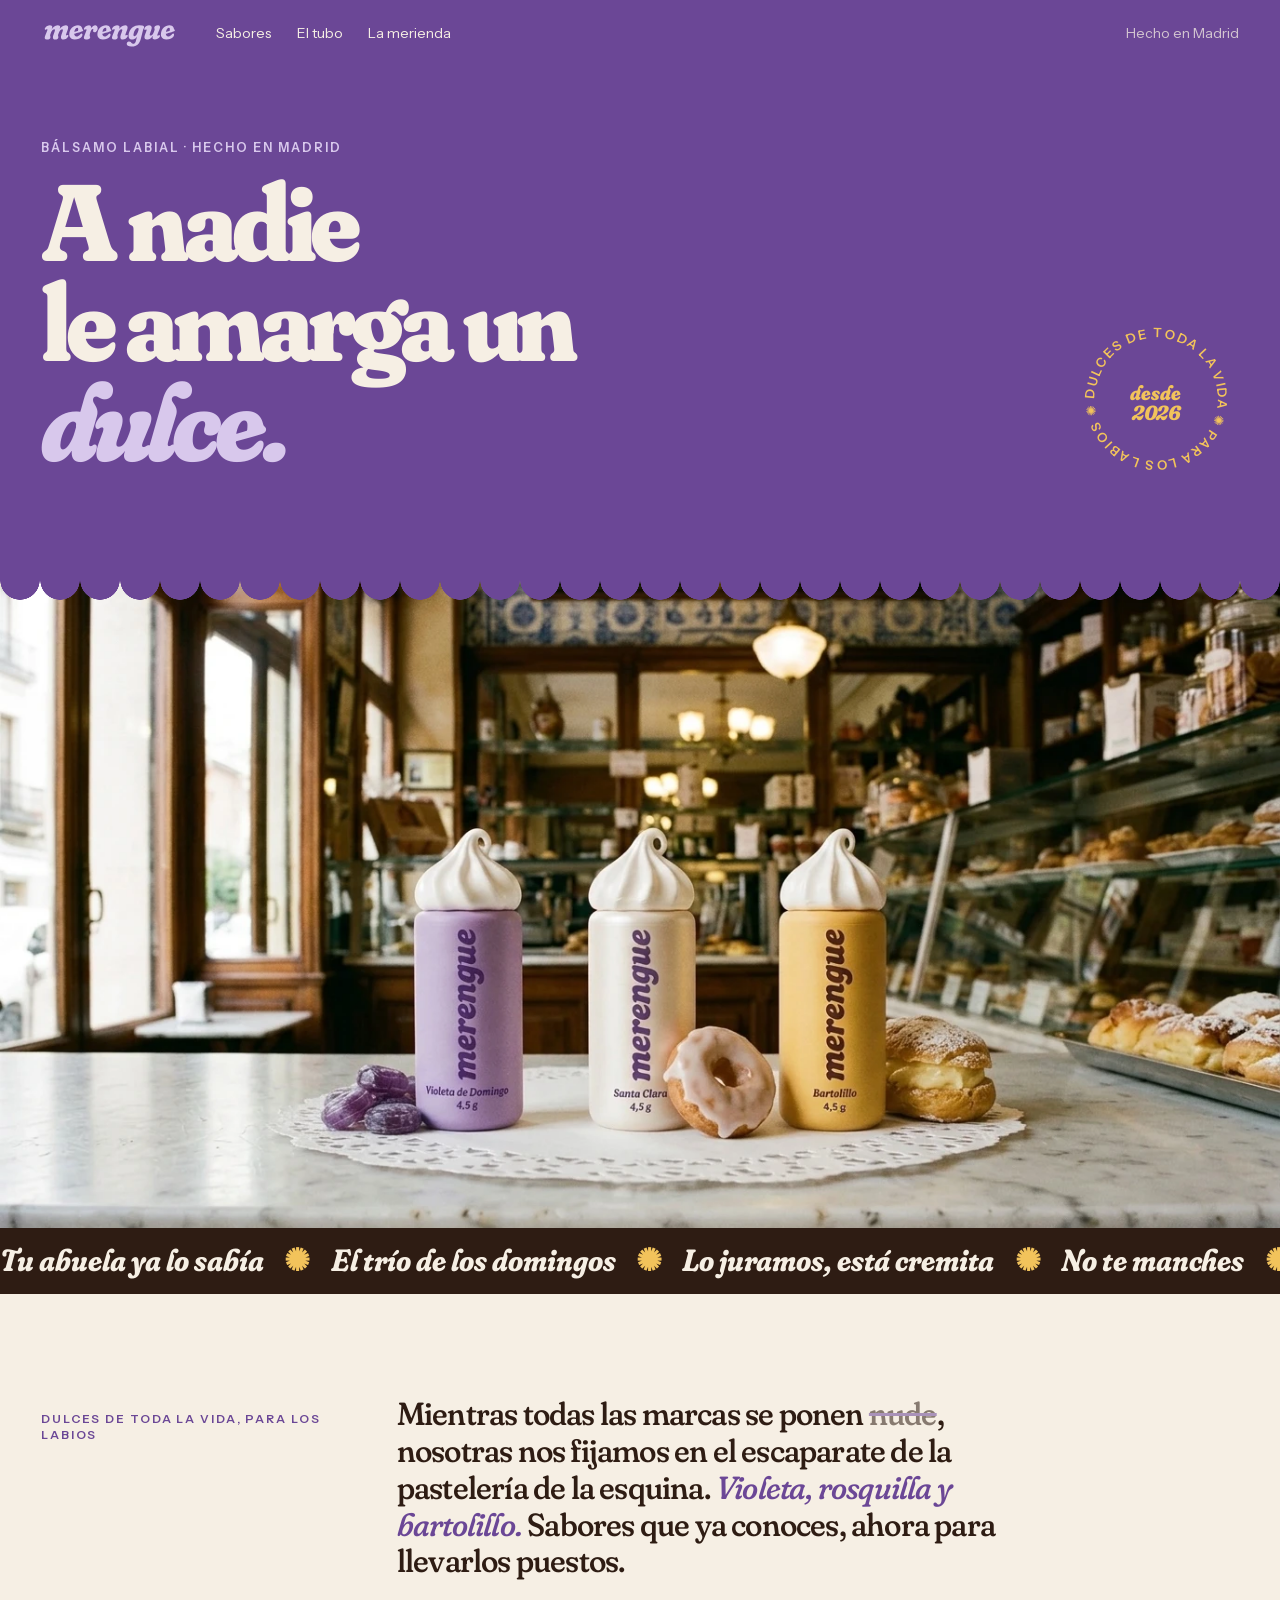
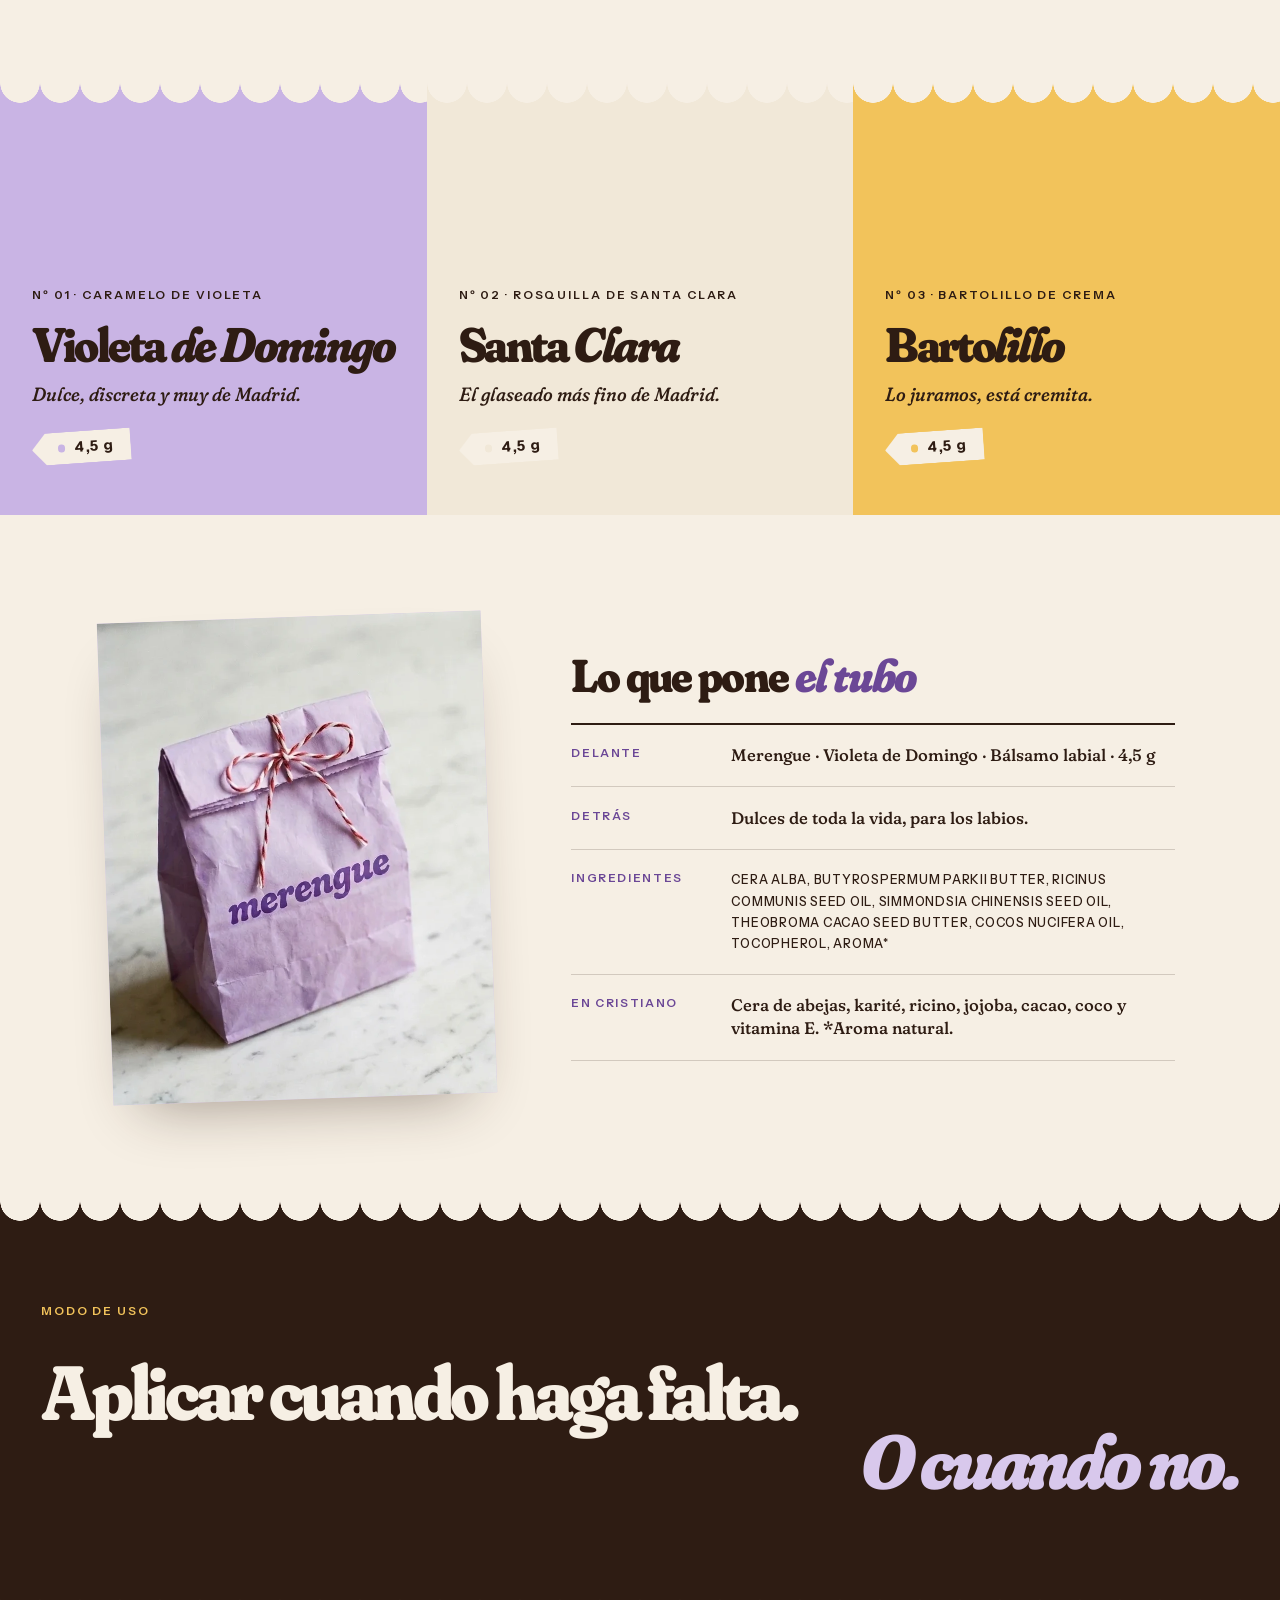
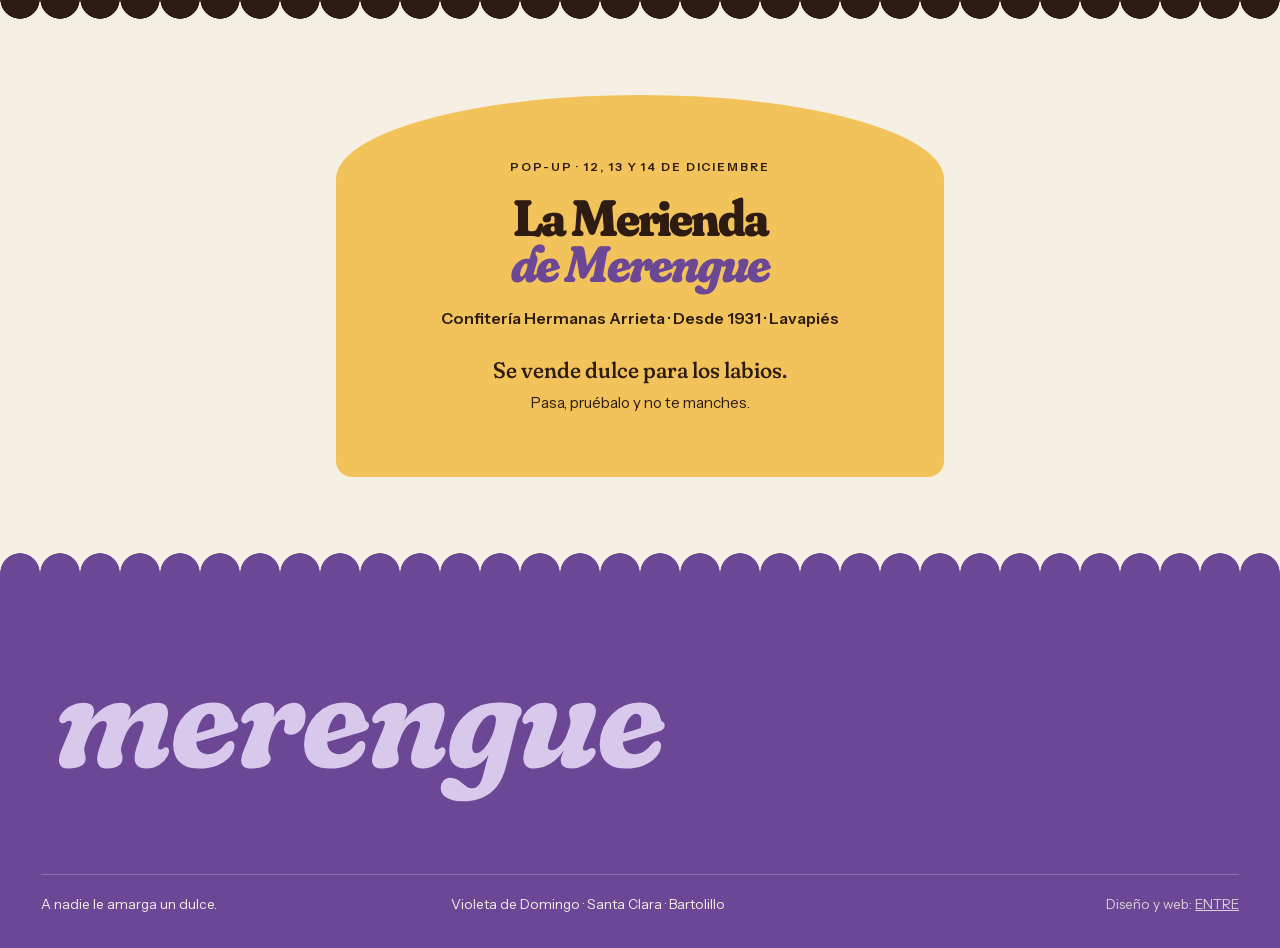
<file: merengue/index.html>
<!doctype html>
<html lang="es">
<head>
  <meta charset="utf-8">                                                     <!-- acentos y eñes bien -->
  <meta name="viewport" content="width=device-width, initial-scale=1">       <!-- se adapta al móvil -->
  <meta name="robots" content="noindex">                                     <!-- es una pieza del caso: que Google no la muestre suelta -->
  <title>Merengue · Dulces de toda la vida, para los labios</title>           <!-- título de la pestaña -->
  <meta name="description" content="Web de Merengue, bálsamos labiales con sabores de pastelería madrileña."> <!-- descripción -->
  <link rel="preload" href="fuentes/fraunces.woff2" as="font" type="font/woff2" crossorigin> <!-- la letra de los titulares, cuanto antes -->
  <link rel="stylesheet" href="estilos.css">                                 <!-- todo el diseño -->
</head>
<body>

  <!-- ================= CABECERA ================= -->
  <header class="cabecera">
    <a class="cabecera__logo" href="#inicio"><span class="logo" role="img" aria-label="Merengue"></span></a> <!-- logo -->
    <nav class="cabecera__menu" aria-label="Principal">                      <!-- menú -->
      <a href="#carta">Sabores</a>
      <a href="#tubo">El tubo</a>
      <a href="#merienda">La merienda</a>
    </nav>
    <span class="cabecera__nota">Hecho en Madrid</span>                     <!-- a la derecha -->
  </header>

  <main id="inicio">
    <!-- ================= PORTADA (violeta) ================= -->
    <section class="portada">
      <p class="portada__ante">Bálsamo labial · Hecho en Madrid</p>
      <h1 class="portada__titulo">                                             <!-- el claim, en la voz del logo -->
        <span class="linea"><span>A nadie</span></span>
        <span class="linea"><span>le amarga un</span></span>
        <span class="linea"><span><em id="postre">dulce.</em></span></span>  <!-- "dulce" cambia de color con cada sabor -->
      </h1>
      <div class="sello" aria-hidden="true">                                   <!-- sello de pastelería que gira -->
        <svg viewBox="0 0 200 200"><defs><path id="circulo" d="M100,100 m-74,0 a74,74 0 1,1 148,0 a74,74 0 1,1 -148,0"/></defs>
          <text><textPath href="#circulo">dulces de toda la vida ✺ para los labios ✺ </textPath></text></svg>
        <span class="sello__centro">desde<br>2026</span>
      </div>
    </section>

    <div class="feston" style="--arriba: var(--violeta)"></div>               <!-- borde de blonda: violeta que muerde la foto -->
    <figure class="foto foto--sangre" style="--r: 16 / 9; --tono: #D9CCE6" data-foto="merengue-portada"> <!-- foto principal -->
      <img src="../img/proyectos/merengue-portada.webp" alt="Los tres bálsamos Merengue sobre una blonda, en el mostrador de una pastelería">
    </figure>

    <!-- ================= CINTA (frases de Instagram) ================= -->
    <div class="cinta" aria-hidden="true">
      <div class="cinta__pista">                                               <!-- dos veces para que el bucle no se corte -->
        <span>Tu abuela ya lo sabía <i>✺</i> El trío de los domingos <i>✺</i> Lo juramos, está cremita <i>✺</i> No te manches <i>✺</i> </span>
        <span>Tu abuela ya lo sabía <i>✺</i> El trío de los domingos <i>✺</i> Lo juramos, está cremita <i>✺</i> No te manches <i>✺</i> </span>
      </div>
    </div>

    <!-- ================= MANIFIESTO ================= -->
    <section class="manifiesto" data-aparece>
      <p class="etiqueta">Dulces de toda la vida, para los labios</p>
      <p class="manifiesto__texto">Mientras todas las marcas se ponen <s>nude</s>, nosotras nos fijamos en el escaparate de la pastelería de la esquina. <em>Violeta, rosquilla y bartolillo.</em> Sabores que ya conoces, ahora para llevarlos puestos.</p>
    </section>

    <!-- ================= LA CARTA: una columna de color por sabor ================= -->
    <section class="carta" id="carta">
      <article class="sabor" style="--fondo: #C9B4E4; --anterior: var(--papel)"> <!-- cada sabor, una columna de su color -->
        <div class="sabor__texto" data-aparece>
          <p class="etiqueta">Nº 01 · Caramelo de violeta</p>
          <h2 class="sabor__nombre">Violeta <em>de Domingo</em></h2>
          <p class="sabor__frase">Dulce, discreta y muy de Madrid.</p>
          <span class="precio">4,5 g</span>                                     <!-- etiqueta de pastelería -->
        </div>
      </article>
      <article class="sabor" style="--fondo: #F1E8D8; --anterior: var(--papel)">
        <div class="sabor__texto" data-aparece>
          <p class="etiqueta">Nº 02 · Rosquilla de Santa Clara</p>
          <h2 class="sabor__nombre">Santa <em>Clara</em></h2>
          <p class="sabor__frase">El glaseado más fino de Madrid.</p>
          <span class="precio">4,5 g</span>
        </div>
      </article>
      <article class="sabor" style="--fondo: #F2C35B; --anterior: var(--papel)">
        <div class="sabor__texto" data-aparece>
          <p class="etiqueta">Nº 03 · Bartolillo de crema</p>
          <h2 class="sabor__nombre">Barto<em>lillo</em></h2>
          <p class="sabor__frase">Lo juramos, está cremita.</p>
          <span class="precio">4,5 g</span>
        </div>
      </article>
    </section>

    <!-- ================= EL TUBO ================= -->
    <section class="tubo" id="tubo">
      <figure class="foto tubo__foto" style="--r: 712 / 893; --tono: #D9CCE6" data-foto="merengue-bolsa"> <!-- la bolsa de papel en la que va el tubo -->
        <img src="../img/proyectos/merengue-bolsa.webp" alt="Bolsa de papel lila con el logo de Merengue, atada con cordel rojo y blanco">
      </figure>
      <div class="tubo__etiqueta" data-aparece>                                <!-- la etiqueta del tubo -->
        <h2 class="titulo">Lo que pone <em>el tubo</em></h2>
        <dl class="ficha">
          <div><dt>Delante</dt><dd>Merengue · Violeta de Domingo · Bálsamo labial · 4,5 g</dd></div>
          <div><dt>Detrás</dt><dd>Dulces de toda la vida, para los labios.</dd></div>
          <div><dt>Ingredientes</dt><dd class="ficha__inci">Cera Alba, Butyrospermum Parkii Butter, Ricinus Communis Seed Oil, Simmondsia Chinensis Seed Oil, Theobroma Cacao Seed Butter, Cocos Nucifera Oil, Tocopherol, Aroma*</dd></div>
          <div><dt>En cristiano</dt><dd>Cera de abejas, karité, ricino, jojoba, cacao, coco y vitamina E. *Aroma natural.</dd></div>
        </dl>
      </div>
    </section>

    <!-- ================= MODO DE USO ================= -->
    <section class="uso" aria-label="Modo de uso">
      <div class="feston" style="--arriba: var(--papel)"></div>
      <p class="etiqueta">Modo de uso</p>
      <p class="uso__frase" data-aparece>Aplicar cuando haga falta.</p>
      <p class="uso__frase uso__frase--b" data-aparece><em>O cuando no.</em></p>
    </section>

    <!-- ================= LA MERIENDA (pop-up) ================= -->
    <section class="merienda" id="merienda">
      <div class="feston" style="--arriba: var(--tinta)"></div>
      <div class="merienda__cartel" data-aparece>                             <!-- como el cartel del escaparate -->
        <p class="etiqueta">Pop-up · 12, 13 y 14 de diciembre</p>
        <h2 class="merienda__titulo">La Merienda <em>de Merengue</em></h2>
        <p class="merienda__lugar">Confitería Hermanas Arrieta · Desde 1931 · Lavapiés</p>
        <p class="merienda__lema">Se vende dulce para los labios. <span>Pasa, pruébalo y no te manches.</span></p>
      </div>
    </section>

  </main>

  <!-- ================= PIE ================= -->
  <footer class="pie">
    <div class="feston feston--abajo" style="--arriba: var(--violeta)"></div>
    <span class="logo pie__logo" role="img" aria-label="Merengue"></span>      <!-- el logo a todo el ancho -->
    <div class="pie__fila">
      <p>A nadie le amarga un dulce.</p>
      <p>Violeta de Domingo · Santa Clara · Bartolillo</p>
      <p>Diseño y web: <a href="../" target="_top">ENTRE</a></p>
    </div>
  </footer>

  <script src="app.js"></script>                                             <!-- huecos de foto y movimiento -->
</body>
</html>
</file>
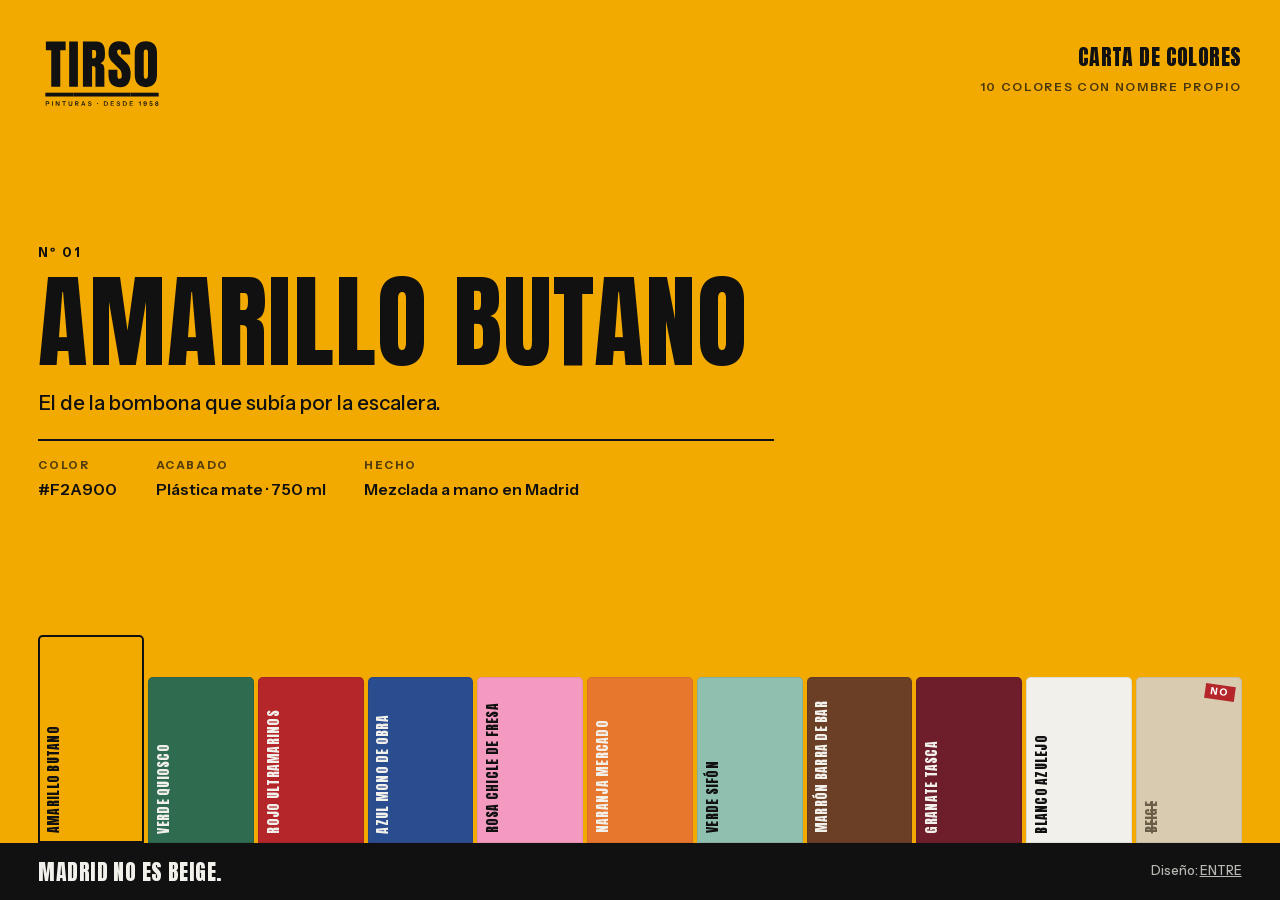
<file: tirso/index.html>
<!doctype html>
<html lang="es">
<head>
  <meta charset="utf-8">                                                     <!-- acentos y eñes bien -->
  <meta name="viewport" content="width=device-width, initial-scale=1">       <!-- se adapta al móvil -->
  <meta name="robots" content="noindex">                                     <!-- es una pieza del caso: que Google no la muestre suelta -->
  <title>Pinturas Tirso · Carta de colores</title>                           <!-- título de la pestaña -->
  <meta name="description" content="La carta de colores de Pinturas Tirso, diez colores con nombre propio. Madrid no es beige.">
  <link rel="stylesheet" href="estilos.css">                                 <!-- todo el diseño -->
</head>
<body>
  <!-- La página entera toma el color elegido -->
  <main class="carta" id="carta">

    <!-- ================= CABECERA ================= -->
    <header class="cabecera">
      <span class="cabecera__logo" role="img" aria-label="Pinturas Tirso, desde 1958"></span> <!-- logo en negativo: toma el color del texto -->
      <p class="cabecera__titulo">Carta de colores<br><span>10 colores con nombre propio</span></p>
    </header>

    <!-- ================= EL COLOR ELEGIDO ================= -->
    <section class="muestra" aria-live="polite">                             <!-- lo que cambia al elegir -->
      <p class="muestra__num" id="num">Nº 01</p>                              <!-- número en la carta -->
      <h1 class="muestra__nombre" id="nombre">Amarillo Butano</h1>            <!-- nombre enorme, como un rótulo -->
      <p class="muestra__frase" id="frase">El de la bombona que subía por la escalera.</p> <!-- su historia -->
      <dl class="muestra__datos">                                             <!-- lo que pone el bote -->
        <div><dt>Color</dt><dd id="hex">#F2A900</dd></div>
        <div><dt>Acabado</dt><dd>Plástica mate · 750 ml</dd></div>
        <div><dt>Hecho</dt><dd>Mezclada a mano en Madrid</dd></div>
      </dl>
    </section>

    <!-- ================= LAS TIRAS DE COLOR ================= -->
    <nav class="tiras" id="tiras" role="tablist" aria-label="Colores de la carta"></nav> <!-- las pinta app.js -->

    <!-- ================= PIE ================= -->
    <footer class="pie">
      <p class="pie__lema">Madrid no es beige.</p>
      <p class="pie__nota">Diseño: <a href="../" target="_top">ENTRE</a></p>
    </footer>
  </main>

  <script src="app.js"></script>                                             <!-- la carta y su interacción -->
</body>
</html>
</file>
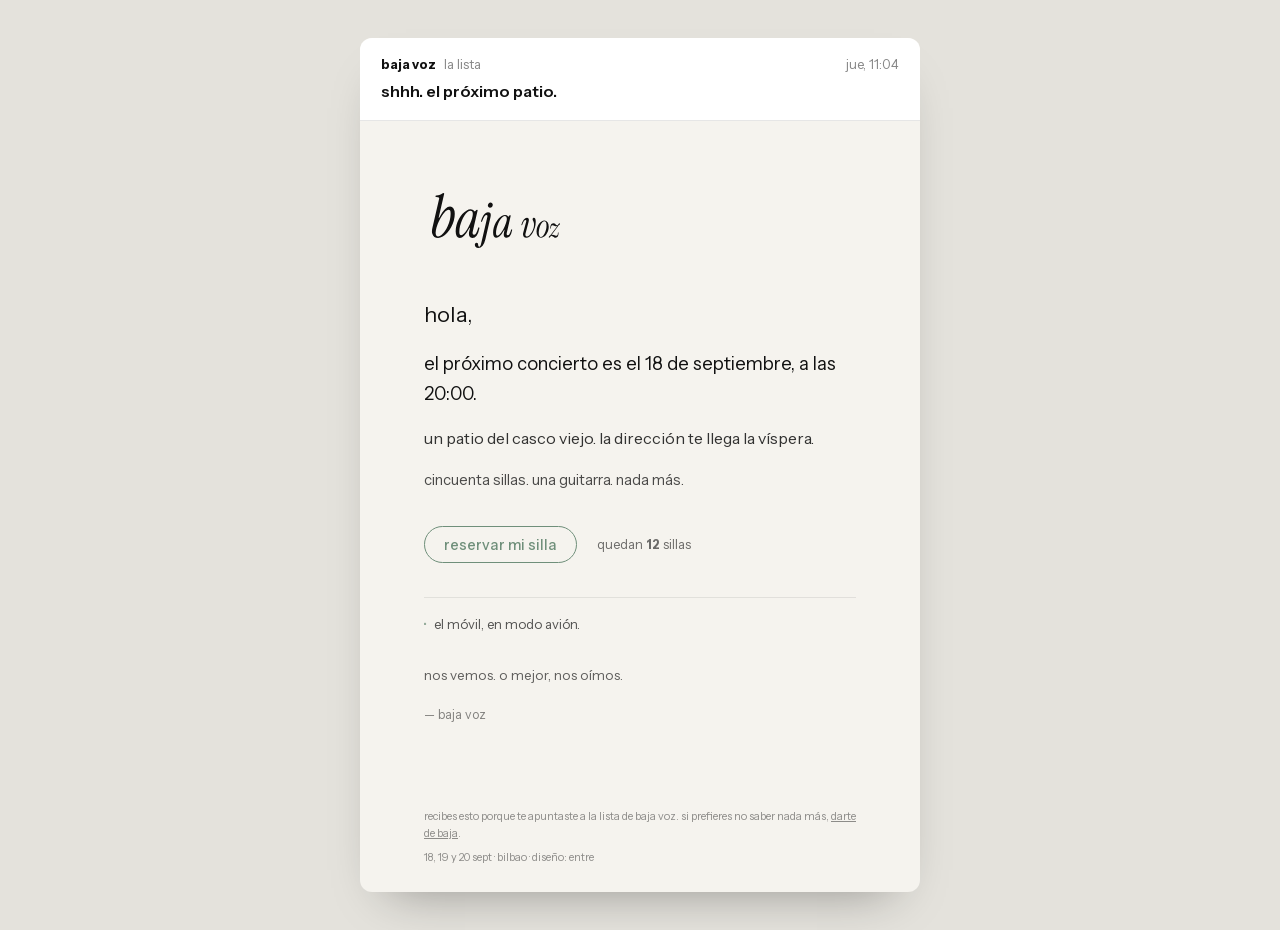
<file: bajavoz/newsletter/index.html>
<!doctype html>
<html lang="es">
<head>
  <meta charset="utf-8">                                                     <!-- acentos y eñes bien -->
  <meta name="viewport" content="width=device-width, initial-scale=1">       <!-- se adapta al móvil -->
  <meta name="robots" content="noindex">                                     <!-- es una pieza del caso: que Google no la muestre suelta -->
  <title>baja voz · la lista</title>                                         <!-- título de la pestaña -->
  <link rel="stylesheet" href="newsletter.css">                              <!-- todo el diseño -->
</head>
<body>
  <main class="bandeja">
    <article class="correo" aria-label="Newsletter de baja voz">

      <header class="correo__cabeza">                                         <!-- como se ve en el correo: quién, asunto y hora -->
        <p class="correo__de"><b>baja voz</b> <span>la lista</span></p>
        <p class="correo__hora">jue, 11:04</p>
        <p class="correo__asunto">shhh. el próximo patio.</p>
      </header>

      <div class="correo__cuerpo">                                            <!-- el correo: cada párrafo, un poco más bajito -->
        <img class="correo__logo" src="../../img/logos/bajavoz-logo.svg" alt="baja voz">
        <p class="v1">hola,</p>
        <p class="v2">el próximo concierto es el 18 de septiembre, a las 20:00.</p>
        <p class="v3">un patio del casco viejo. la dirección te llega la víspera.</p>
        <p class="v4">cincuenta sillas. una guitarra. nada más.</p>

        <div class="silla">                                                   <!-- reservar silla: lo interactivo -->
          <button class="silla__boton" id="reservar" type="button">reservar mi silla</button>
          <p class="silla__cuenta" id="cuenta" aria-live="polite">quedan <b id="sillas">12</b> sillas</p>
        </div>

        <ul class="normas">                                                   <!-- la norma de la entrada -->
          <li>el móvil, en modo avión.</li>
        </ul>

        <p class="v5">nos vemos. o mejor, nos oímos.</p>
        <p class="v6">— baja voz</p>
      </div>

      <footer class="correo__pie">                                            <!-- el pie de siempre, en voz muy baja -->
        <p>recibes esto porque te apuntaste a la lista de baja voz. si prefieres no saber nada más, <u>darte de baja</u>.</p>
        <p>18, 19 y 20 sept · bilbao · diseño: entre</p>
      </footer>
    </article>
  </main>
  <script src="newsletter.js"></script>                                      <!-- la reserva de silla -->
</body>
</html>
</file>
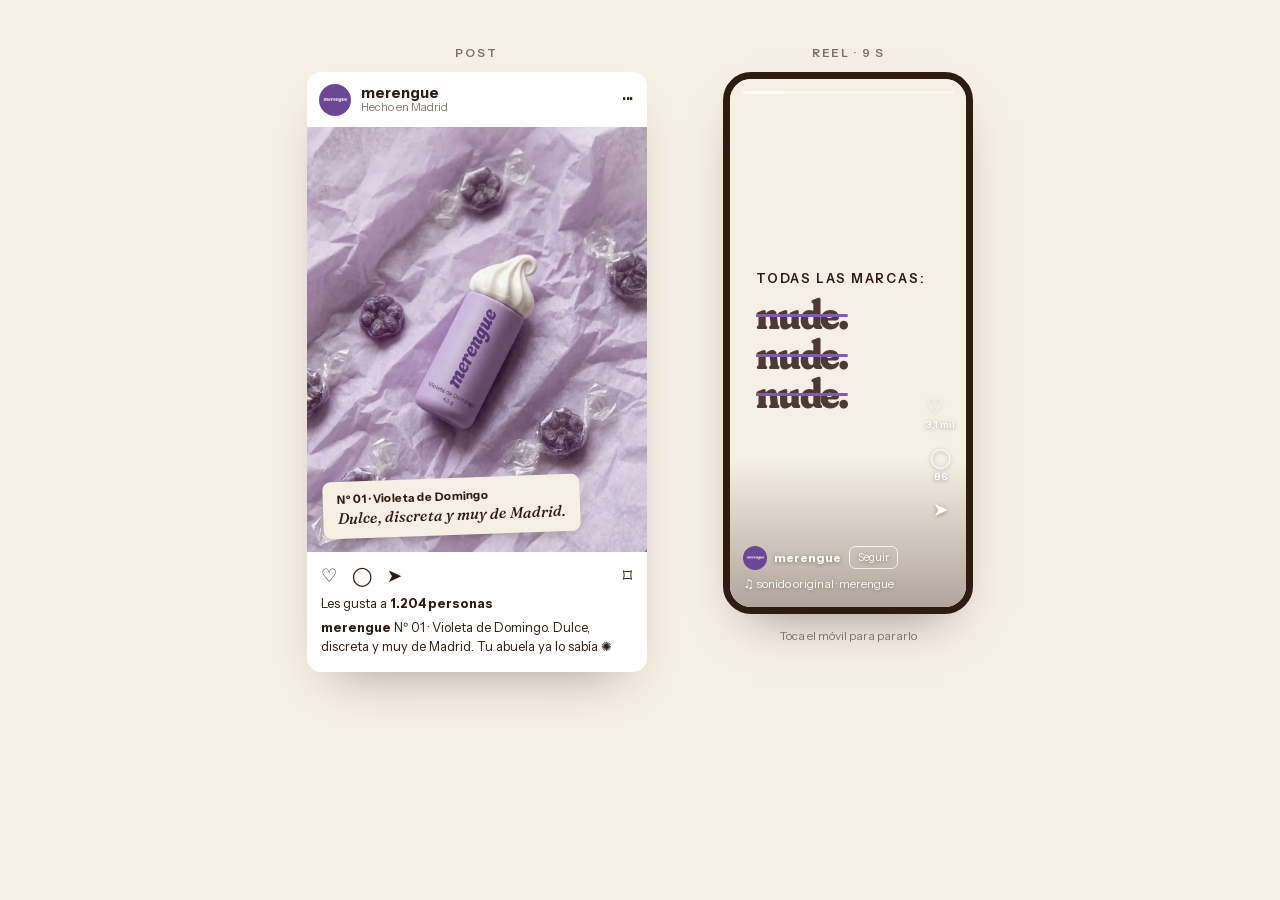
<file: merengue/redes/index.html>
<!doctype html>
<html lang="es">
<head>
  <meta charset="utf-8">                                                     <!-- acentos y eñes bien -->
  <meta name="viewport" content="width=device-width, initial-scale=1">       <!-- se adapta al móvil -->
  <meta name="robots" content="noindex">                                     <!-- es una pieza del caso: que Google no la muestre suelta -->
  <title>Merengue · Redes</title>                                            <!-- título de la pestaña -->
  <link rel="stylesheet" href="redes.css">                                   <!-- todo el diseño -->
</head>
<body>
  <main class="redes">

    <!-- ================= 1. POST DE INSTAGRAM ================= -->
    <section class="pieza" aria-label="Publicación de Instagram">
      <p class="pieza__rotulo">Post</p>                                       <!-- qué es -->
      <article class="post">
        <header class="post__cabeza">                                          <!-- la cabecera de la publicación -->
          <span class="avatar"><span class="logo"></span></span>               <!-- foto de perfil: el logo -->
          <span class="post__cuenta"><b>merengue</b><small>Hecho en Madrid</small></span>
          <span class="post__puntos" aria-hidden="true">···</span>
        </header>

        <div class="post__foto">                                             <!-- una sola foto: Nº 01, Violeta de Domingo -->
          <img src="../../img/proyectos/merengue-violeta.webp" alt="Bálsamo Violeta de Domingo sobre papel de seda lila con caramelos de violeta">
          <p class="pegatina">Nº 01 · Violeta de Domingo<br><em>Dulce, discreta y muy de Madrid.</em></p>
        </div>

        <footer class="post__pie">
          <div class="post__acciones" aria-hidden="true">                      <!-- me gusta, comentar, compartir, guardar -->
            <span>♡</span><span>◯</span><span>➤</span>
            <span class="guardar">⌑</span>
          </div>
          <p class="post__likes">Les gusta a <b>1.204 personas</b></p>
          <p class="post__texto"><b>merengue</b> Nº 01 · Violeta de Domingo. Dulce, discreta y muy de Madrid. Tu abuela ya lo sabía ✺</p>
        </footer>
      </article>
    </section>

    <!-- ================= 2. REEL ================= -->
    <section class="pieza" aria-label="Reel">
      <p class="pieza__rotulo">Reel · 9 s</p>                                <!-- qué es -->
      <div class="movil" id="reel" role="img" aria-label="Reel: todas las marcas son nude; nosotras, violeta, rosquilla y bartolillo. A nadie le amarga un dulce."> <!-- el móvil con el reel -->
        <div class="reel__barra"><i id="progreso"></i></div>                    <!-- barra de progreso arriba -->

        <div class="escena escena--papel">                                     <!-- 1: el problema -->
          <p class="escena__pequeno">Todas las marcas:</p>
          <p class="escena__lista"><s>nude.</s><s>nude.</s><s>nude.</s></p>
        </div>
        <div class="escena escena--violeta"><p class="escena__grande">Nosotras:</p></div> <!-- 2: el giro -->
        <div class="escena escena--lila escena--foto" style="--foto: url('../../img/proyectos/merengue-reel-violeta.webp')"><p class="escena__grande"><em>Violeta.</em></p></div> <!-- con caramelos de violeta de fondo --> <!-- 3-5: los sabores -->
        <div class="escena escena--glaseado escena--foto" style="--foto: url('../../img/proyectos/merengue-reel-clara.webp')"><p class="escena__grande"><em>Rosquilla.</em></p></div> <!-- con rosquillas de Santa Clara de fondo -->
        <div class="escena escena--crema escena--foto" style="--foto: url('../../img/proyectos/merengue-reel-bartolillo.webp')"><p class="escena__grande"><em>Bartolillo.</em></p></div> <!-- con bartolillos de fondo -->
        <div class="escena escena--final">                                     <!-- 6: el cierre con el logo -->
          <span class="logo escena__logo"></span>
          <p class="escena__lema">A nadie le amarga un dulce.</p>
        </div>

        <div class="reel__lado" aria-hidden="true"><span>♡<small>3,1 mil</small></span><span>◯<small>86</small></span><span>➤</span></div> <!-- botones del reel -->
        <div class="reel__pie" aria-hidden="true">
          <p><span class="avatar avatar--mini"><span class="logo"></span></span><b>merengue</b><span class="seguir">Seguir</span></p>
          <p class="reel__audio">♫ sonido original · merengue</p>
        </div>
      </div>
      <p class="pieza__nota">Toca el móvil para pararlo</p>                    <!-- cómo se usa -->
    </section>

  </main>
  <script src="redes.js"></script>                                           <!-- el reel -->
</body>
</html>
</file>
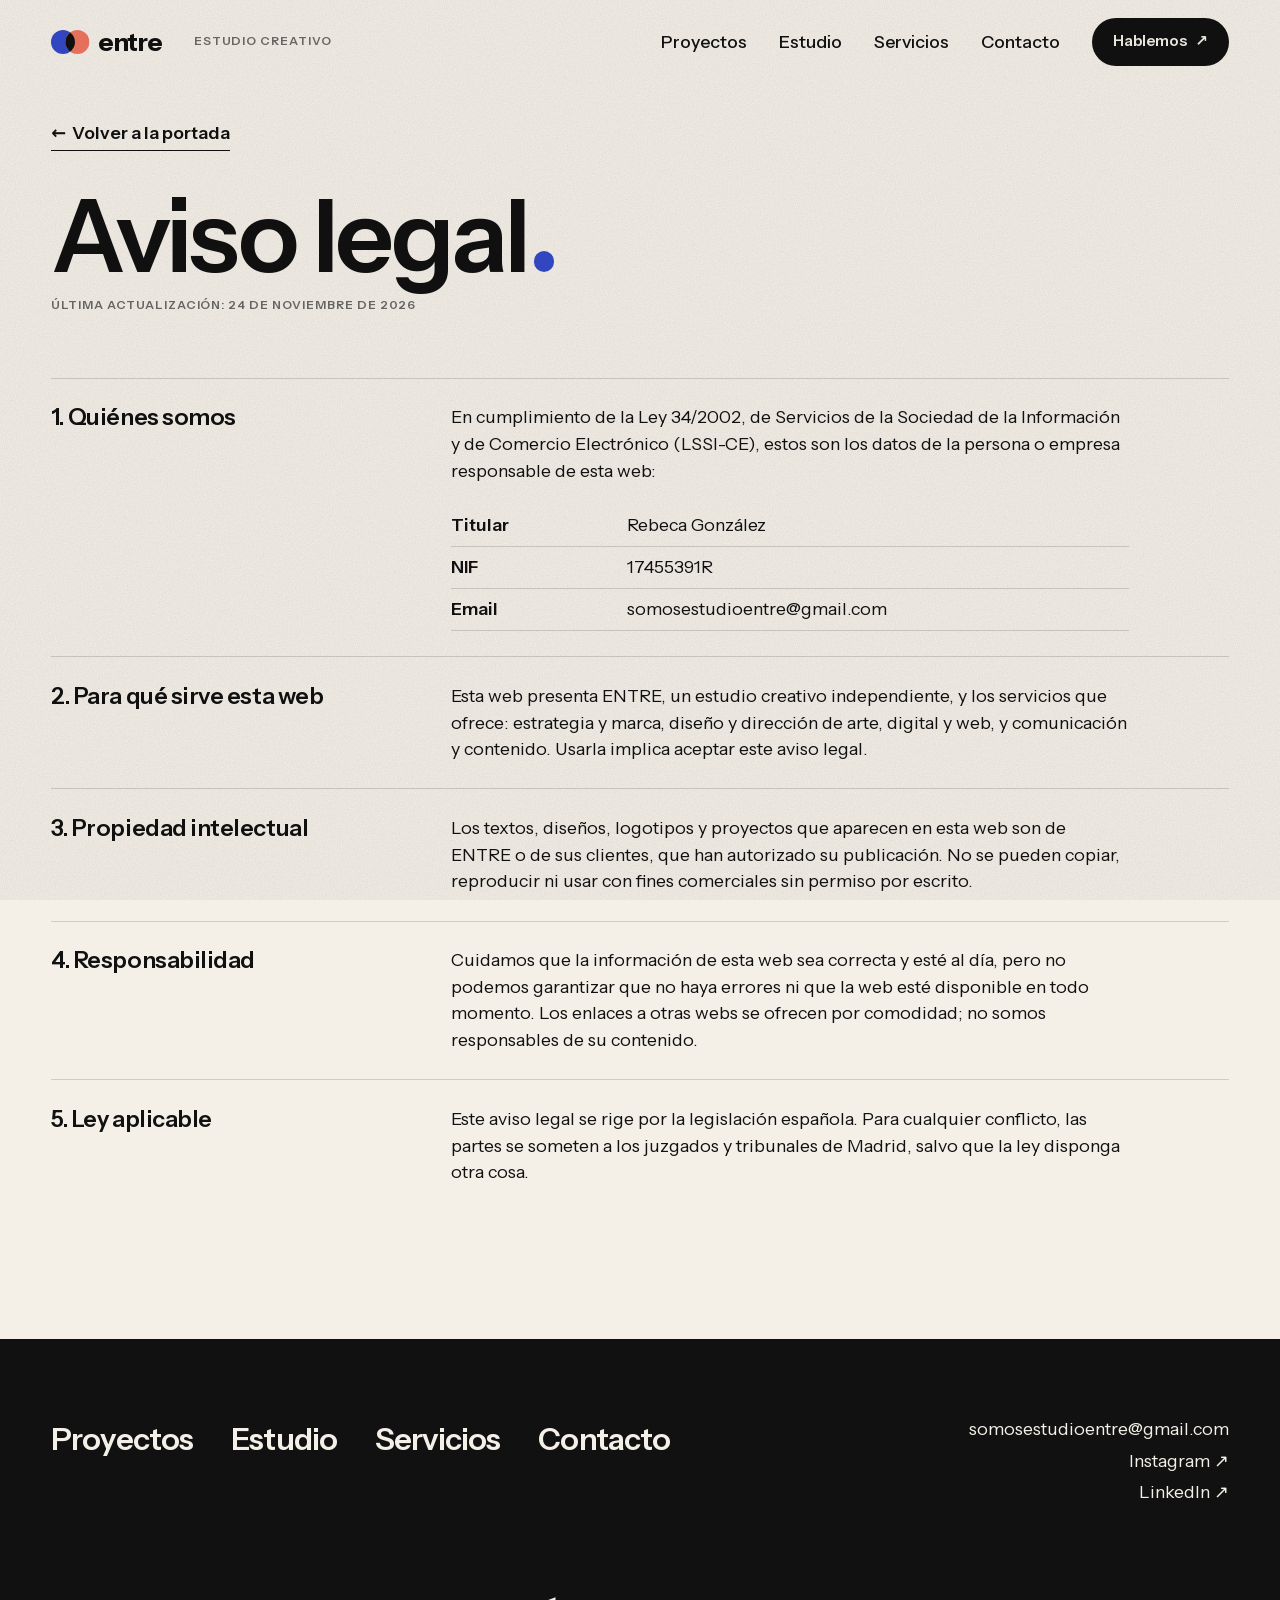
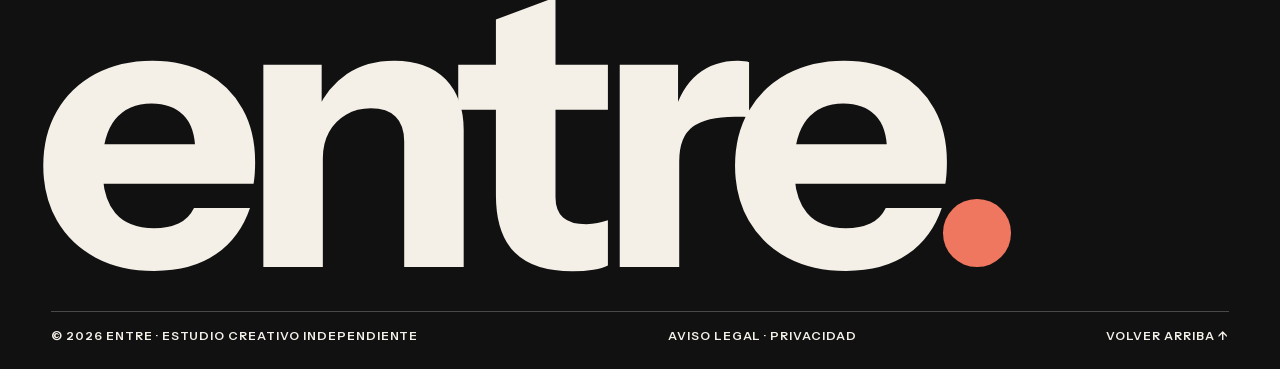
<file: aviso-legal.html>
<!doctype html>
<html lang="es">
<head>
  <meta charset="utf-8">                                                       <!-- tildes y eñes -->
  <meta name="viewport" content="width=device-width, initial-scale=1">         <!-- adaptable al móvil -->
  <title>Aviso legal — ENTRE</title>
  <meta name="description" content="Aviso legal de ENTRE, estudio creativo independiente.">
  <meta name="robots" content="noindex">                                         <!-- las páginas legales no hace falta que salgan en Google -->
  <meta name="theme-color" content="#F4F0E8">                                   <!-- color de la barra del navegador en el móvil -->
  <link rel="icon" href="img/favicon.svg" type="image/svg+xml">                 <!-- icono de la pestaña -->
  <link rel="apple-touch-icon" href="img/icono-180.png">                        <!-- icono al guardar la web en el móvil -->
  <link rel="preload" href="fuentes/instrument-sans-latin.woff2" as="font" type="font/woff2" crossorigin> <!-- la tipografía principal se pide cuanto antes -->
  <link rel="stylesheet" href="css/estilos.css">                                <!-- estilos (las tipografías están dentro, alojadas en la web) -->
</head>

<body>
  <a class="saltar" href="#contenido">Saltar al contenido</a>                   <!-- atajo para quien navega con teclado -->

  <svg width="0" height="0" style="position:absolute" aria-hidden="true">     <!-- símbolo del logo -->
    <symbol id="marca" viewBox="0 0 32 20">
      <circle cx="10" cy="10" r="10" fill="#3449C8"/>
      <circle cx="22" cy="10" r="10" fill="#EF765F"/>
      <path d="M16 2A10 10 0 0 1 16 18A10 10 0 0 1 16 2Z" fill="#111111"/>
    </symbol>
  </svg>

  <!-- Cabecera (los enlaces vuelven a las secciones de la portada) -->
  <header class="cabecera" id="cabecera">
    <a class="logo" href="./" aria-label="ENTRE, ir a la portada">
      <svg class="logo__marca" aria-hidden="true"><use href="#marca"/></svg>
      <span class="logo__texto">entre</span>
    </a>
    <span class="cabecera__nota etiqueta">Estudio creativo</span>
    <nav class="nav" aria-label="Principal">
      <ul>
        <li><a href="./#proyectos">Proyectos</a></li>
        <li><a href="./#estudio">Estudio</a></li>
        <li><a href="./#servicios">Servicios</a></li>
        <li><a href="./#contacto">Contacto</a></li>
      </ul>
    </nav>
    <a class="boton boton--negro cabecera__cta" href="./#contacto">Hablemos <span aria-hidden="true">↗</span></a>
    <button class="menu-boton" id="menu-boton" aria-expanded="false" aria-controls="menu-movil">
      <span class="sr-only">Abrir menú</span>
      <span class="menu-boton__raya"></span><span class="menu-boton__raya"></span>
    </button>
  </header>

  <div class="menu-movil" id="menu-movil" inert>
    <nav aria-label="Menú móvil">
      <ol>
        <li style="--i:0"><a href="./#proyectos"><span class="etiqueta">01</span>Proyectos</a></li>
        <li style="--i:1"><a href="./#estudio"><span class="etiqueta">02</span>Estudio</a></li>
        <li style="--i:2"><a href="./#servicios"><span class="etiqueta">03</span>Servicios</a></li>
        <li style="--i:3"><a href="./#contacto"><span class="etiqueta">04</span>Contacto</a></li>
      </ol>
    </nav>
    <p class="menu-movil__pie etiqueta">somosestudioentre@gmail.com · @somosestudioentre</p>
  </div>

  <!-- PLANTILLA ORIENTATIVA: rellenad los [corchetes] y, si podéis, que la revise una gestoría o abogado -->
  <main id="contenido" class="legal">
    <a class="enlace-flecha legal__volver" href="./"><span aria-hidden="true">←</span> Volver a la portada</a>
    <h1 class="titulo-grande" style="--c: var(--azul)">Aviso <span class="sin-corte">legal<span class="bolita"></span></span></h1>
    <p class="legal__fecha etiqueta">Última actualización: 24 de noviembre de 2026</p>

    <section>
      <h2>1. Quiénes somos</h2>
      <p>En cumplimiento de la Ley 34/2002, de Servicios de la Sociedad de la Información y de Comercio Electrónico (LSSI-CE), estos son los datos de la persona o empresa responsable de esta web:</p>
      <dl class="legal__datos">
        <div><dt>Titular</dt><dd>Rebeca González</dd></div>
        <div><dt>NIF</dt><dd>17455391R</dd></div>
        <!-- Domicilio oculto por ahora (decisión de Rebeca, 24/11/2026). La LSSI lo pide: añadir aquí cuando haya dirección profesional -->
        <!-- <div><dt>Domicilio</dt><dd>[Dirección]</dd></div> -->
        <div><dt>Email</dt><dd>somosestudioentre@gmail.com</dd></div>
      </dl>
    </section>

    <section>
      <h2>2. Para qué sirve esta web</h2>
      <p>Esta web presenta ENTRE, un estudio creativo independiente, y los servicios que ofrece: estrategia y marca, diseño y dirección de arte, digital y web, y comunicación y contenido. Usarla implica aceptar este aviso legal.</p>
    </section>

    <section>
      <h2>3. Propiedad intelectual</h2>
      <p>Los textos, diseños, logotipos y proyectos que aparecen en esta web son de ENTRE o de sus clientes, que han autorizado su publicación. No se pueden copiar, reproducir ni usar con fines comerciales sin permiso por escrito.</p>
    </section>

    <section>
      <h2>4. Responsabilidad</h2>
      <p>Cuidamos que la información de esta web sea correcta y esté al día, pero no podemos garantizar que no haya errores ni que la web esté disponible en todo momento. Los enlaces a otras webs se ofrecen por comodidad; no somos responsables de su contenido.</p>
    </section>

    <section>
      <h2>5. Ley aplicable</h2>
      <p>Este aviso legal se rige por la legislación española. Para cualquier conflicto, las partes se someten a los juzgados y tribunales de Madrid, salvo que la ley disponga otra cosa.</p>
    </section>
  </main>

  <!-- ================= PIE ================= -->
  <footer class="pie">
    <div class="pie__arriba">
      <nav class="pie__nav" aria-label="Pie">                                  <!-- el menú, otra vez, al final -->
        <a href="./#proyectos">Proyectos</a><a href="./#estudio">Estudio</a><a href="./#servicios">Servicios</a><a href="./#contacto">Contacto</a>
      </nav>
      <div class="pie__contacto">                                                <!-- contacto (placeholders) -->
        <a href="mailto:somosestudioentre@gmail.com">somosestudioentre@gmail.com</a>
        <a href="https://www.instagram.com/somosestudioentre/" target="_blank" rel="noopener">Instagram ↗</a>
        <a href="https://www.linkedin.com/company/estudio-entre" target="_blank" rel="noopener">LinkedIn ↗</a>
      </div>
    </div>
    <p class="pie__marca" aria-hidden="true"><span class="sin-corte">entre<span class="bolita"></span></span></p> <!-- el nombre gigante -->
    <div class="pie__fila etiqueta">
      <span>© <span id="anio">2026</span> ENTRE · Estudio creativo independiente</span>
      <span><a href="aviso-legal.html">Aviso legal</a> · <a href="privacidad.html">Privacidad</a></span> <!-- páginas legales -->
      <a href="#contenido">Volver arriba ↑</a>
    </div>
  </footer>

  <script src="js/main.js"></script>                                            <!-- interacciones comunes (menú, cabecera…) -->
</body>
</html>
</file>
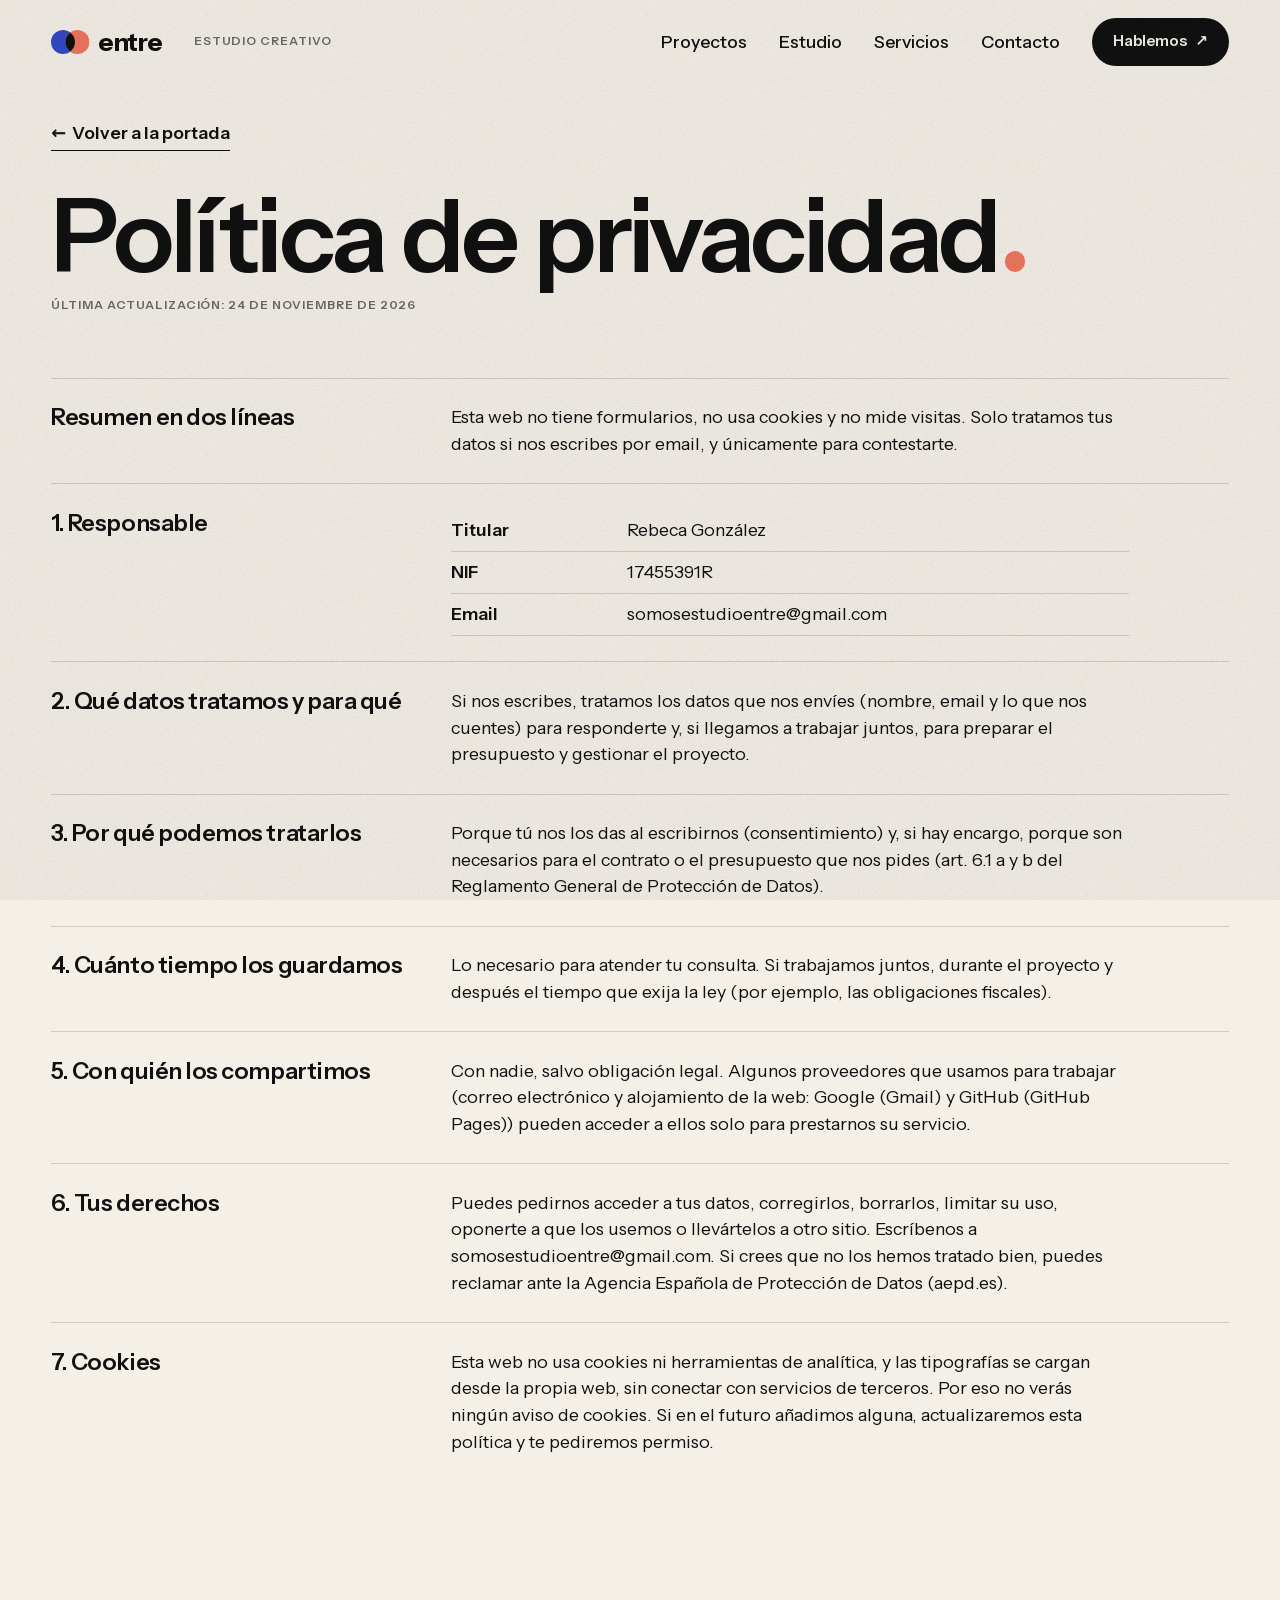
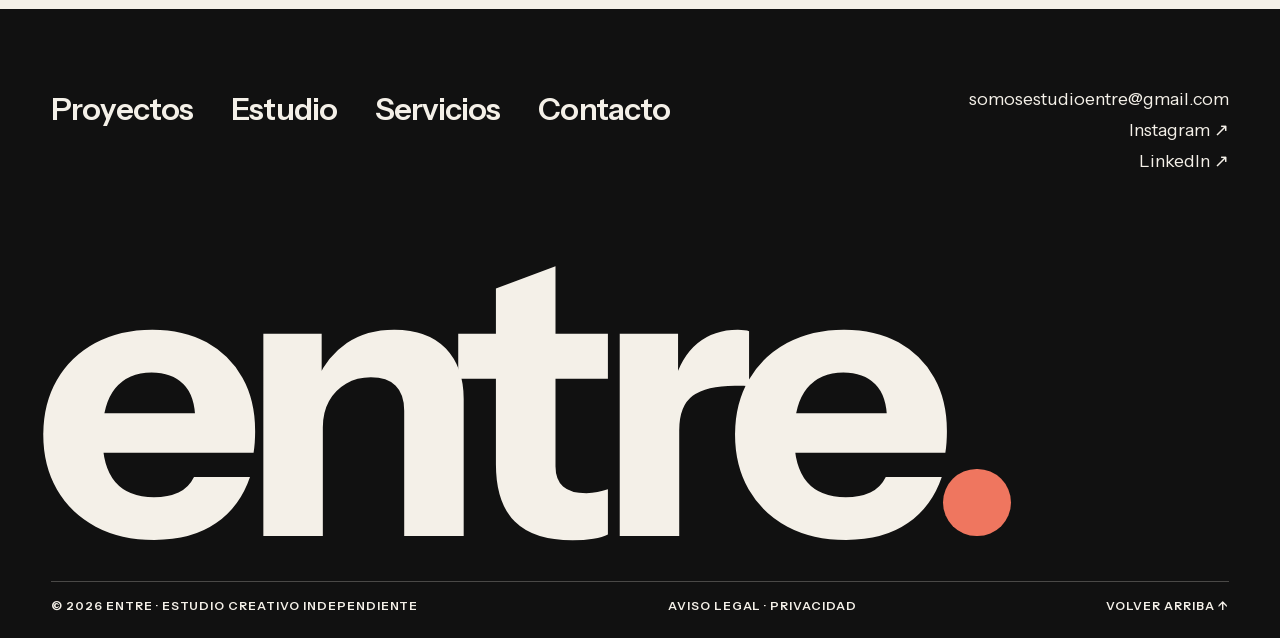
<file: privacidad.html>
<!doctype html>
<html lang="es">
<head>
  <meta charset="utf-8">                                                       <!-- tildes y eñes -->
  <meta name="viewport" content="width=device-width, initial-scale=1">         <!-- adaptable al móvil -->
  <title>Política de privacidad — ENTRE</title>
  <meta name="description" content="Política de privacidad de ENTRE, estudio creativo independiente.">
  <meta name="robots" content="noindex">                                         <!-- las páginas legales no hace falta que salgan en Google -->
  <meta name="theme-color" content="#F4F0E8">                                   <!-- color de la barra del navegador en el móvil -->
  <link rel="icon" href="img/favicon.svg" type="image/svg+xml">                 <!-- icono de la pestaña -->
  <link rel="apple-touch-icon" href="img/icono-180.png">                        <!-- icono al guardar la web en el móvil -->
  <link rel="preload" href="fuentes/instrument-sans-latin.woff2" as="font" type="font/woff2" crossorigin> <!-- la tipografía principal se pide cuanto antes -->
  <link rel="stylesheet" href="css/estilos.css">                                <!-- estilos (las tipografías están dentro, alojadas en la web) -->
</head>

<body>
  <a class="saltar" href="#contenido">Saltar al contenido</a>                   <!-- atajo para quien navega con teclado -->

  <svg width="0" height="0" style="position:absolute" aria-hidden="true">     <!-- símbolo del logo -->
    <symbol id="marca" viewBox="0 0 32 20">
      <circle cx="10" cy="10" r="10" fill="#3449C8"/>
      <circle cx="22" cy="10" r="10" fill="#EF765F"/>
      <path d="M16 2A10 10 0 0 1 16 18A10 10 0 0 1 16 2Z" fill="#111111"/>
    </symbol>
  </svg>

  <!-- Cabecera (los enlaces vuelven a las secciones de la portada) -->
  <header class="cabecera" id="cabecera">
    <a class="logo" href="./" aria-label="ENTRE, ir a la portada">
      <svg class="logo__marca" aria-hidden="true"><use href="#marca"/></svg>
      <span class="logo__texto">entre</span>
    </a>
    <span class="cabecera__nota etiqueta">Estudio creativo</span>
    <nav class="nav" aria-label="Principal">
      <ul>
        <li><a href="./#proyectos">Proyectos</a></li>
        <li><a href="./#estudio">Estudio</a></li>
        <li><a href="./#servicios">Servicios</a></li>
        <li><a href="./#contacto">Contacto</a></li>
      </ul>
    </nav>
    <a class="boton boton--negro cabecera__cta" href="./#contacto">Hablemos <span aria-hidden="true">↗</span></a>
    <button class="menu-boton" id="menu-boton" aria-expanded="false" aria-controls="menu-movil">
      <span class="sr-only">Abrir menú</span>
      <span class="menu-boton__raya"></span><span class="menu-boton__raya"></span>
    </button>
  </header>

  <div class="menu-movil" id="menu-movil" inert>
    <nav aria-label="Menú móvil">
      <ol>
        <li style="--i:0"><a href="./#proyectos"><span class="etiqueta">01</span>Proyectos</a></li>
        <li style="--i:1"><a href="./#estudio"><span class="etiqueta">02</span>Estudio</a></li>
        <li style="--i:2"><a href="./#servicios"><span class="etiqueta">03</span>Servicios</a></li>
        <li style="--i:3"><a href="./#contacto"><span class="etiqueta">04</span>Contacto</a></li>
      </ol>
    </nav>
    <p class="menu-movil__pie etiqueta">somosestudioentre@gmail.com · @somosestudioentre</p>
  </div>

  <!-- PLANTILLA ORIENTATIVA: rellenad los [corchetes] y, si podéis, que la revise una gestoría o abogado -->
  <main id="contenido" class="legal">
    <a class="enlace-flecha legal__volver" href="./"><span aria-hidden="true">←</span> Volver a la portada</a>
    <h1 class="titulo-grande" style="--c: var(--coral)">Política de <span class="sin-corte">privacidad<span class="bolita"></span></span></h1>
    <p class="legal__fecha etiqueta">Última actualización: 24 de noviembre de 2026</p>

    <section>
      <h2>Resumen en dos líneas</h2>
      <p>Esta web no tiene formularios, no usa cookies y no mide visitas. Solo tratamos tus datos si nos escribes por email, y únicamente para contestarte.</p>
    </section>

    <section>
      <h2>1. Responsable</h2>
      <dl class="legal__datos">
        <div><dt>Titular</dt><dd>Rebeca González</dd></div>
        <div><dt>NIF</dt><dd>17455391R</dd></div>
        <!-- Domicilio oculto por ahora (decisión de Rebeca, 24/11/2026): añadir aquí cuando haya dirección profesional -->
        <!-- <div><dt>Domicilio</dt><dd>[Dirección]</dd></div> -->
        <div><dt>Email</dt><dd>somosestudioentre@gmail.com</dd></div>
      </dl>
    </section>

    <section>
      <h2>2. Qué datos tratamos y para qué</h2>
      <p>Si nos escribes, tratamos los datos que nos envíes (nombre, email y lo que nos cuentes) para responderte y, si llegamos a trabajar juntos, para preparar el presupuesto y gestionar el proyecto.</p>
    </section>

    <section>
      <h2>3. Por qué podemos tratarlos</h2>
      <p>Porque tú nos los das al escribirnos (consentimiento) y, si hay encargo, porque son necesarios para el contrato o el presupuesto que nos pides (art. 6.1 a y b del Reglamento General de Protección de Datos).</p>
    </section>

    <section>
      <h2>4. Cuánto tiempo los guardamos</h2>
      <p>Lo necesario para atender tu consulta. Si trabajamos juntos, durante el proyecto y después el tiempo que exija la ley (por ejemplo, las obligaciones fiscales).</p>
    </section>

    <section>
      <h2>5. Con quién los compartimos</h2>
      <p>Con nadie, salvo obligación legal. Algunos proveedores que usamos para trabajar (correo electrónico y alojamiento de la web: Google (Gmail) y GitHub (GitHub Pages)) pueden acceder a ellos solo para prestarnos su servicio.</p>
    </section>

    <section>
      <h2>6. Tus derechos</h2>
      <p>Puedes pedirnos acceder a tus datos, corregirlos, borrarlos, limitar su uso, oponerte a que los usemos o llevártelos a otro sitio. Escríbenos a somosestudioentre@gmail.com. Si crees que no los hemos tratado bien, puedes reclamar ante la Agencia Española de Protección de Datos (aepd.es).</p>
    </section>

    <section>
      <h2>7. Cookies</h2>
      <p>Esta web no usa cookies ni herramientas de analítica, y las tipografías se cargan desde la propia web, sin conectar con servicios de terceros. Por eso no verás ningún aviso de cookies. Si en el futuro añadimos alguna, actualizaremos esta política y te pediremos permiso.</p>
    </section>
  </main>

  <!-- ================= PIE ================= -->
  <footer class="pie">
    <div class="pie__arriba">
      <nav class="pie__nav" aria-label="Pie">                                  <!-- el menú, otra vez, al final -->
        <a href="./#proyectos">Proyectos</a><a href="./#estudio">Estudio</a><a href="./#servicios">Servicios</a><a href="./#contacto">Contacto</a>
      </nav>
      <div class="pie__contacto">                                                <!-- contacto (placeholders) -->
        <a href="mailto:somosestudioentre@gmail.com">somosestudioentre@gmail.com</a>
        <a href="https://www.instagram.com/somosestudioentre/" target="_blank" rel="noopener">Instagram ↗</a>
        <a href="https://www.linkedin.com/company/estudio-entre" target="_blank" rel="noopener">LinkedIn ↗</a>
      </div>
    </div>
    <p class="pie__marca" aria-hidden="true"><span class="sin-corte">entre<span class="bolita"></span></span></p> <!-- el nombre gigante -->
    <div class="pie__fila etiqueta">
      <span>© <span id="anio">2026</span> ENTRE · Estudio creativo independiente</span>
      <span><a href="aviso-legal.html">Aviso legal</a> · <a href="privacidad.html">Privacidad</a></span> <!-- páginas legales -->
      <a href="#contenido">Volver arriba ↑</a>
    </div>
  </footer>

  <script src="js/main.js"></script>                                            <!-- interacciones comunes (menú, cabecera…) -->
</body>
</html>
</file>
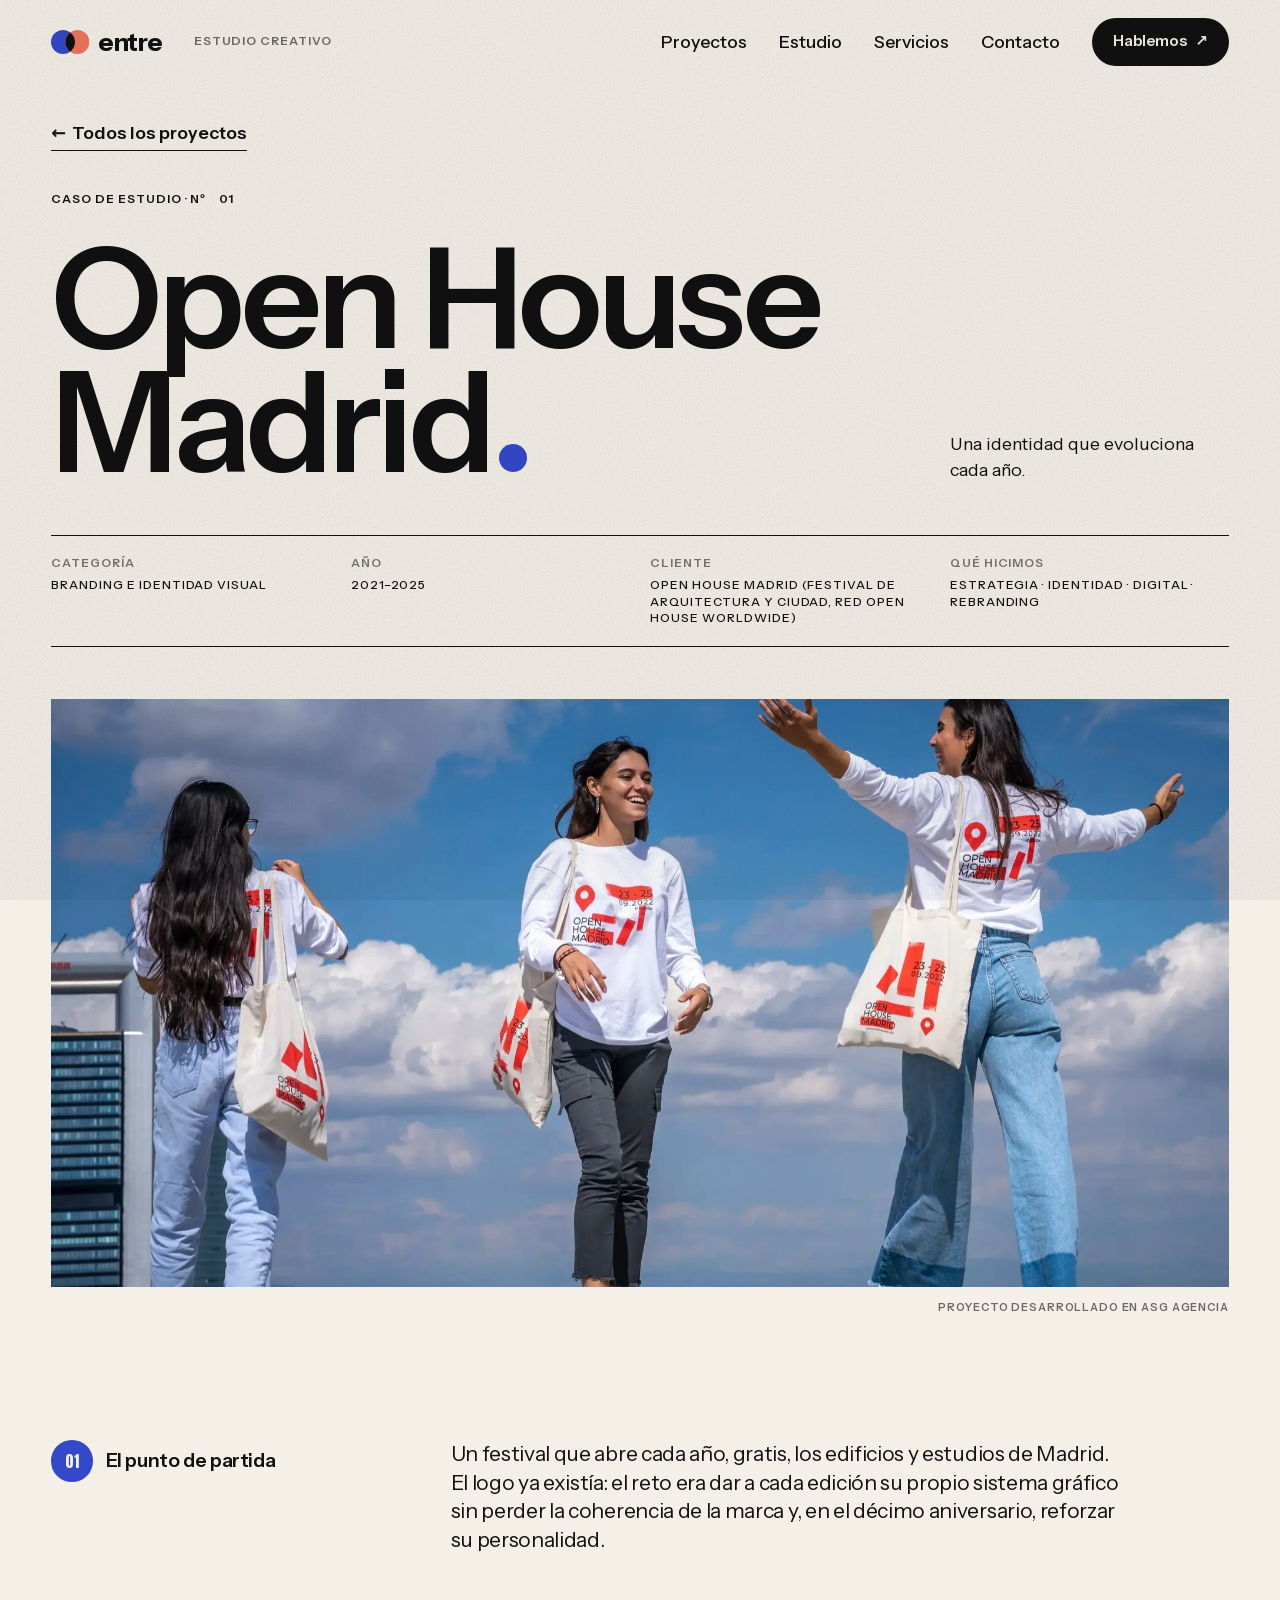
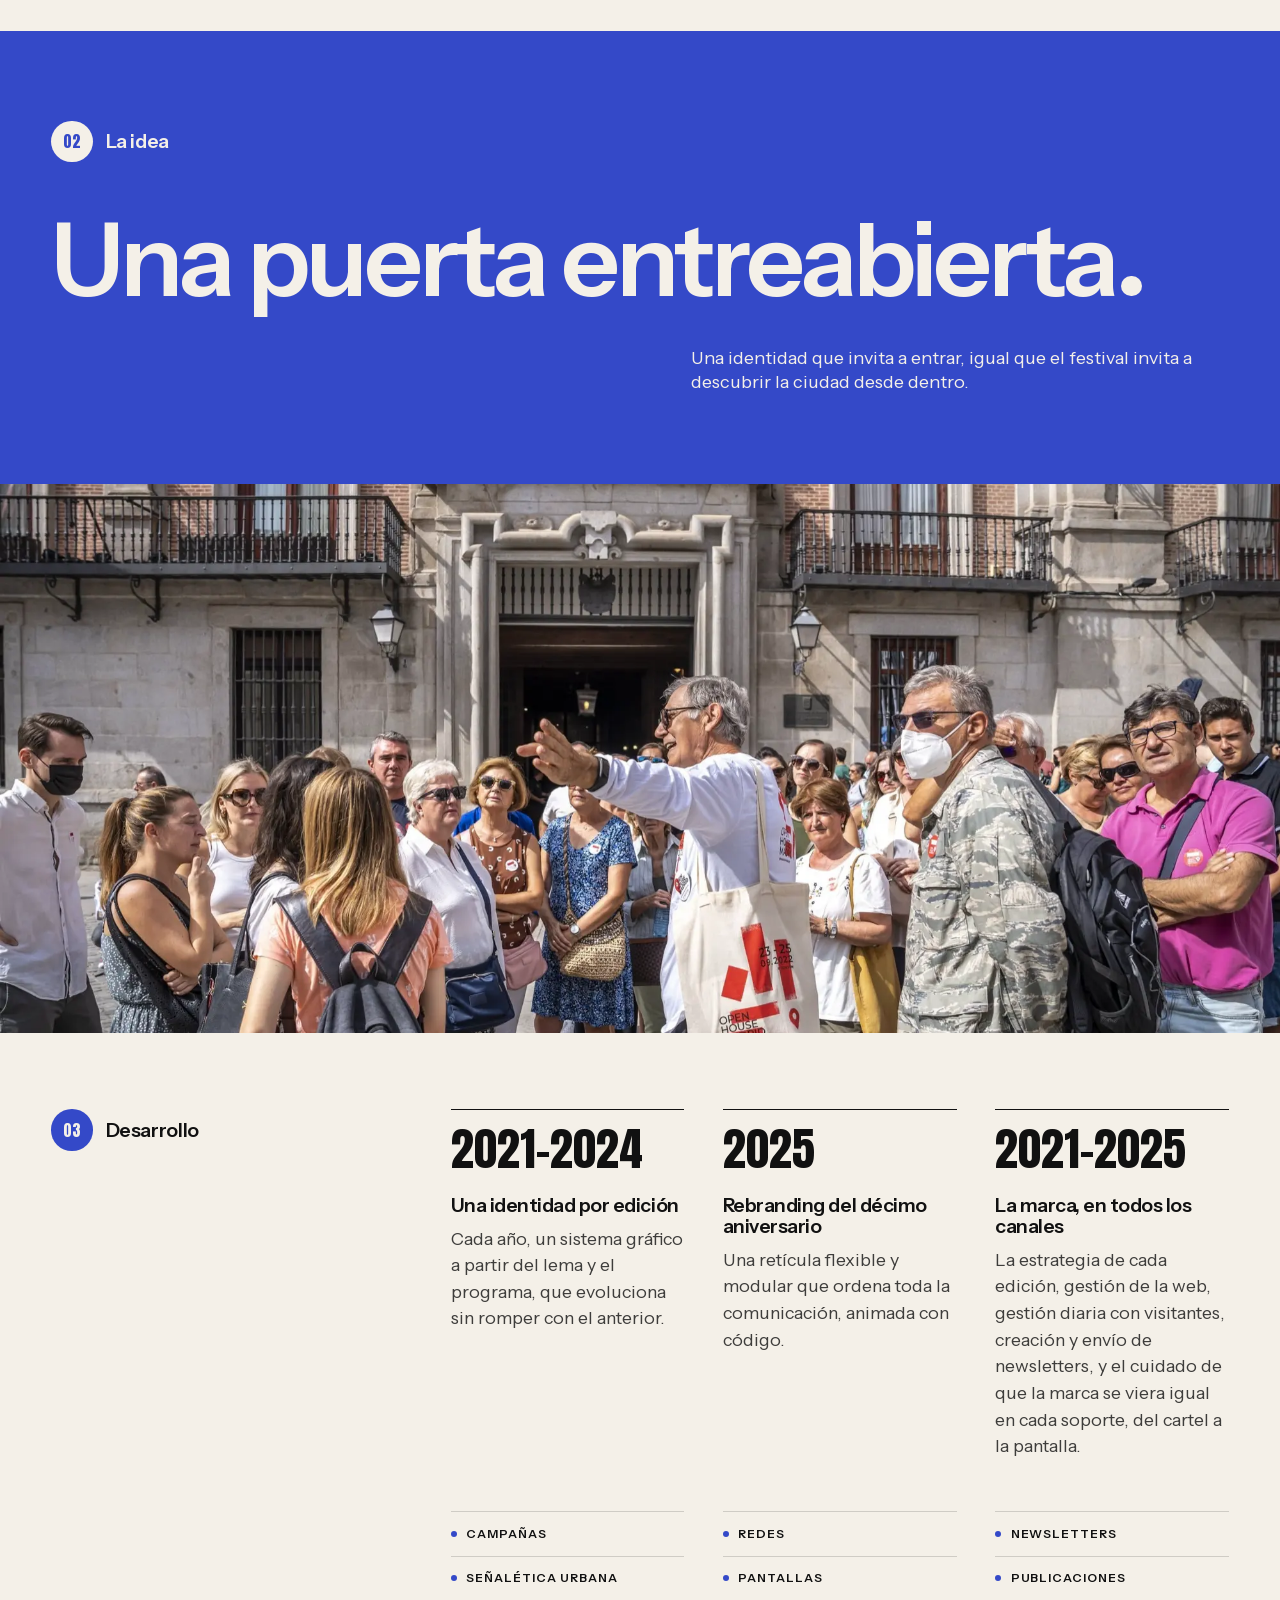
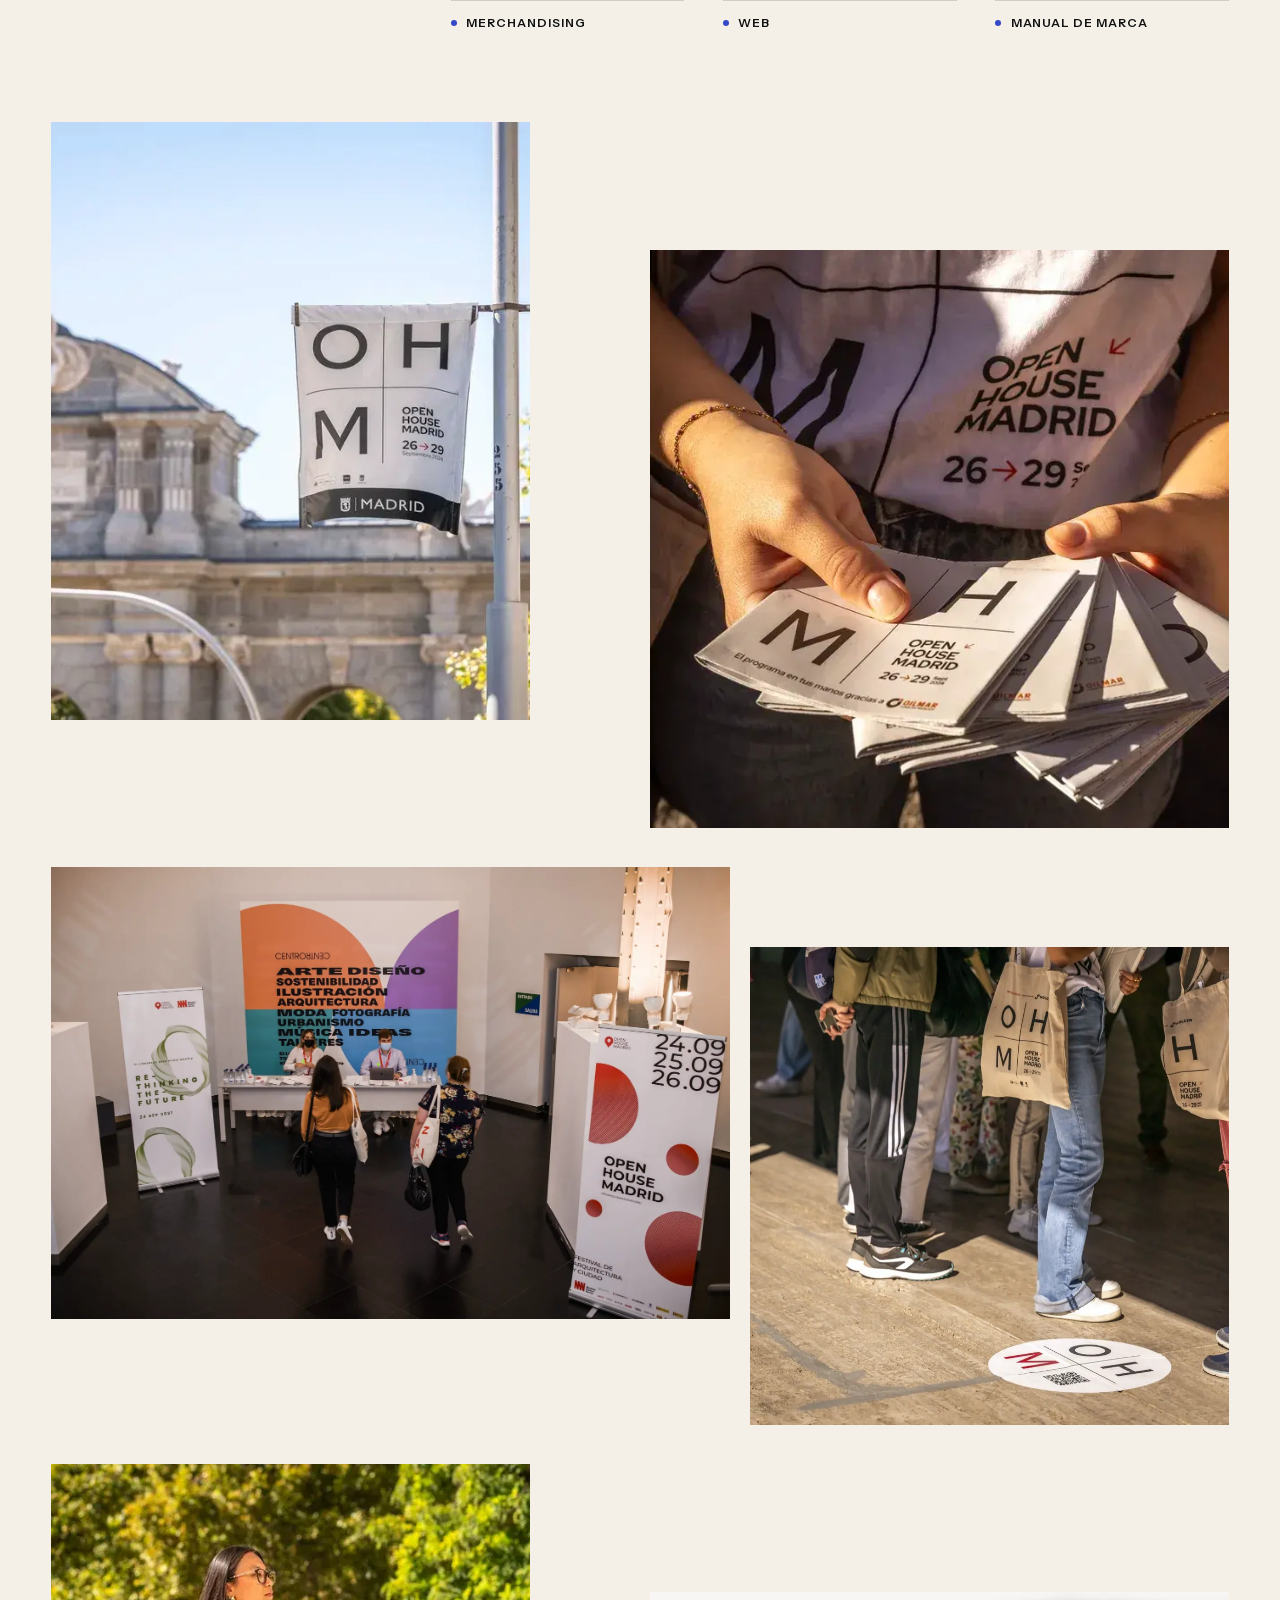
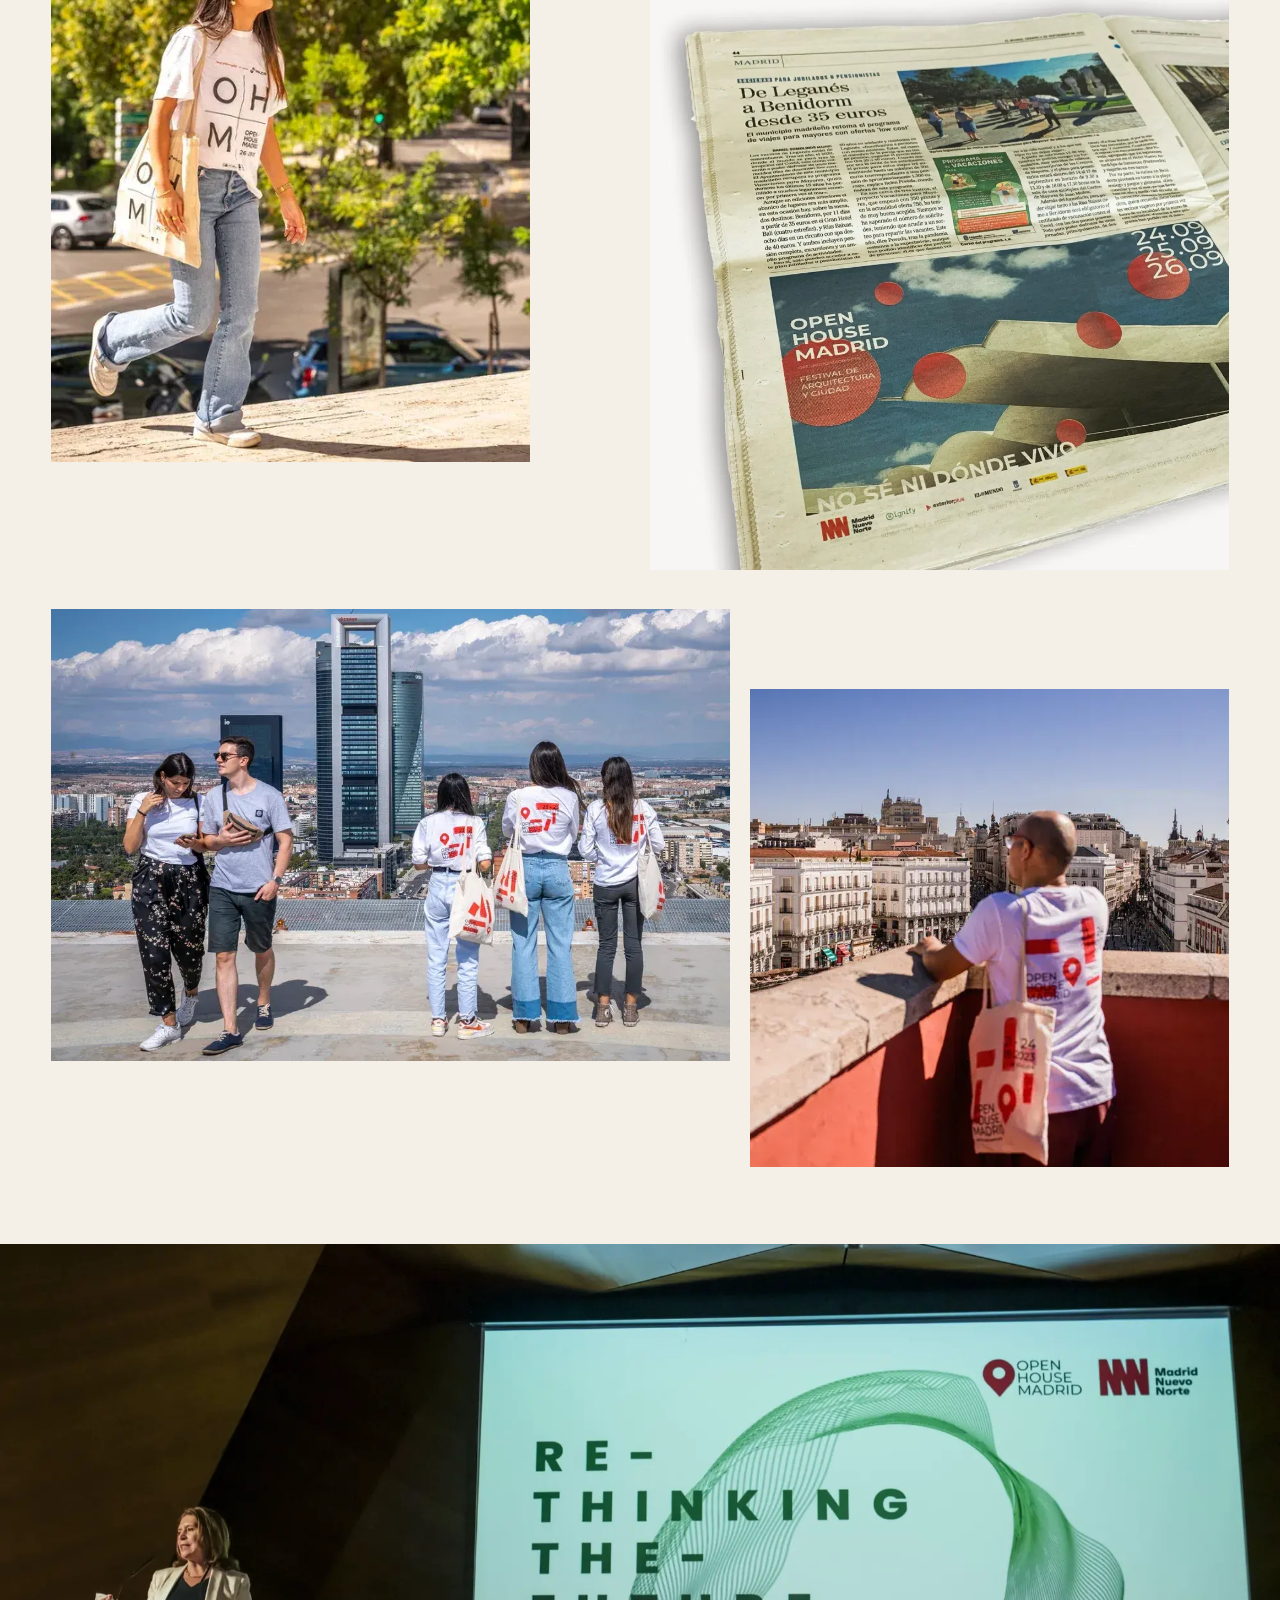
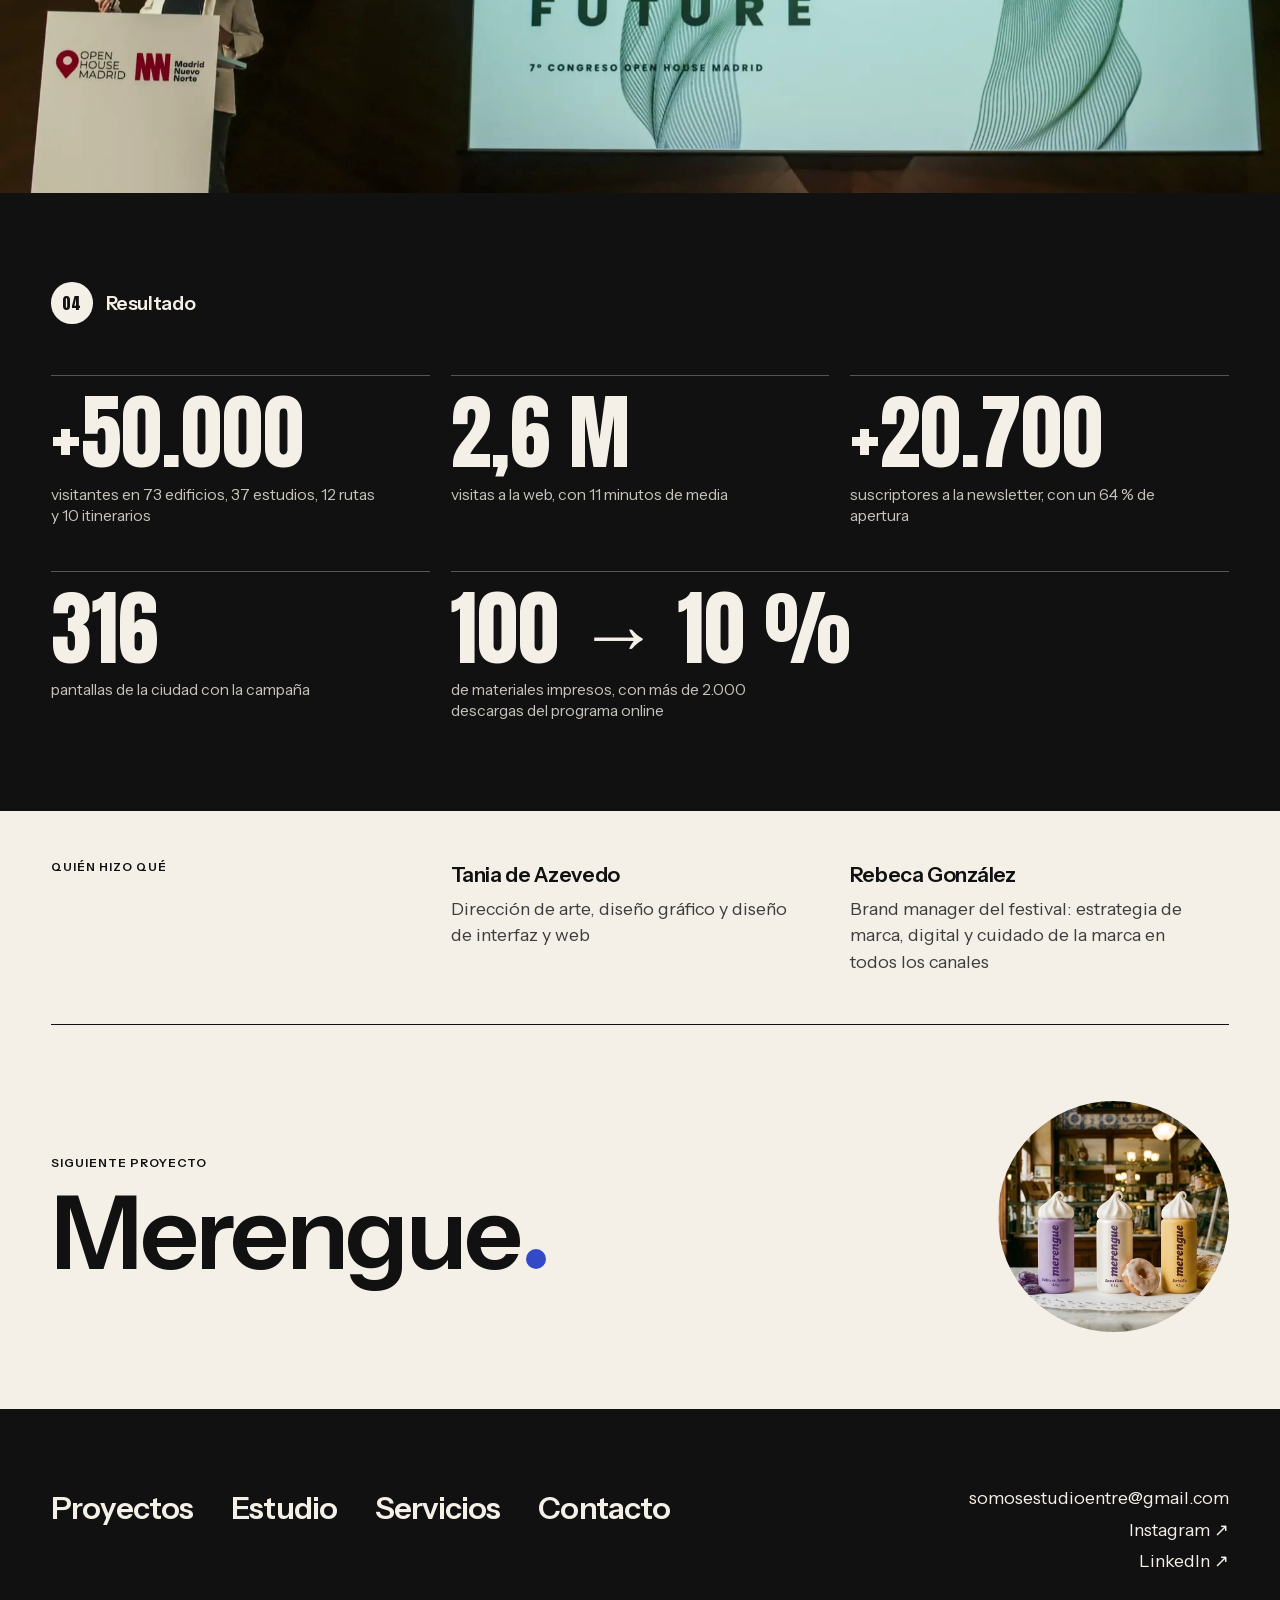
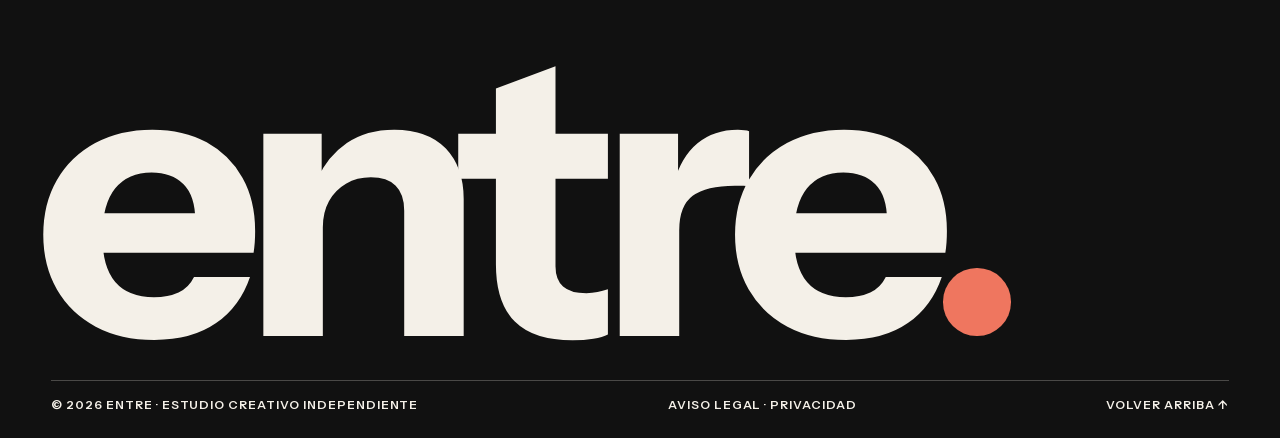
<file: proyecto.html>
<!doctype html>
<html lang="es">
<head>
  <meta charset="utf-8">                                                       <!-- tildes y eñes -->
  <meta name="viewport" content="width=device-width, initial-scale=1">         <!-- adaptable al móvil -->
  <title>Proyecto — ENTRE</title>                                               <!-- lo cambia JavaScript con el nombre del proyecto -->
  <meta name="description" content="Caso de estudio de ENTRE, estudio creativo independiente."> <!-- también lo actualiza JavaScript -->
  <meta name="theme-color" content="#F4F0E8">                                   <!-- color de la barra del navegador en el móvil -->
  <link rel="icon" href="img/favicon.svg" type="image/svg+xml">                 <!-- icono de la pestaña -->
  <link rel="apple-touch-icon" href="img/icono-180.png">                        <!-- icono al guardar la web en el móvil -->
  <link rel="preload" href="fuentes/instrument-sans-latin.woff2" as="font" type="font/woff2" crossorigin> <!-- la tipografía principal se pide cuanto antes -->
  <link rel="stylesheet" href="css/estilos.css">                                <!-- estilos (las tipografías están dentro, alojadas en la web) -->
</head>

<body>
  <a class="saltar" href="#contenido">Saltar al contenido</a>                   <!-- atajo para quien navega con teclado -->

  <svg width="0" height="0" style="position:absolute" aria-hidden="true">     <!-- símbolo del logo -->
    <symbol id="marca" viewBox="0 0 32 20">
      <circle cx="10" cy="10" r="10" fill="#3449C8"/>
      <circle cx="22" cy="10" r="10" fill="#EF765F"/>
      <path d="M16 2A10 10 0 0 1 16 18A10 10 0 0 1 16 2Z" fill="#111111"/>
    </symbol>
  </svg>

  <!-- Cabecera (los enlaces vuelven a las secciones de la portada) -->
  <header class="cabecera" id="cabecera">
    <a class="logo" href="./" aria-label="ENTRE, ir a la portada">
      <svg class="logo__marca" aria-hidden="true"><use href="#marca"/></svg>
      <span class="logo__texto">entre</span>
    </a>
    <span class="cabecera__nota etiqueta">Estudio creativo</span>
    <nav class="nav" aria-label="Principal">
      <ul>
        <li><a href="./#proyectos">Proyectos</a></li>
        <li><a href="./#estudio">Estudio</a></li>
        <li><a href="./#servicios">Servicios</a></li>
        <li><a href="./#contacto">Contacto</a></li>
      </ul>
    </nav>
    <a class="boton boton--negro cabecera__cta" href="./#contacto">Hablemos <span aria-hidden="true">↗</span></a>
    <button class="menu-boton" id="menu-boton" aria-expanded="false" aria-controls="menu-movil">
      <span class="sr-only">Abrir menú</span>
      <span class="menu-boton__raya"></span><span class="menu-boton__raya"></span>
    </button>
  </header>

  <div class="menu-movil" id="menu-movil" inert>
    <nav aria-label="Menú móvil">
      <ol>
        <li style="--i:0"><a href="./#proyectos"><span class="etiqueta">01</span>Proyectos</a></li>
        <li style="--i:1"><a href="./#estudio"><span class="etiqueta">02</span>Estudio</a></li>
        <li style="--i:2"><a href="./#servicios"><span class="etiqueta">03</span>Servicios</a></li>
        <li style="--i:3"><a href="./#contacto"><span class="etiqueta">04</span>Contacto</a></li>
      </ol>
    </nav>
    <p class="menu-movil__pie etiqueta">somosestudioentre@gmail.com · @somosestudioentre</p>
  </div>

  <main id="contenido" class="caso">                                            <!-- --c (color del proyecto) lo pone js/caso.js -->
    <a class="enlace-flecha caso__volver" href="./#proyectos"><span aria-hidden="true">←</span> Todos los proyectos</a> <!-- volver al listado -->

    <header class="caso__cabecera">
      <p class="caso__previo etiqueta" data-revela>Caso de estudio · Nº <span id="caso-numero">01</span></p> <!-- antetítulo -->
      <h1 class="titulo-grande" id="caso-titulo" data-revela>Proyecto</h1>   <!-- nombre del proyecto (con su bolita) -->
      <p class="resumen" id="caso-resumen" data-revela></p>                    <!-- resumen -->
    </header>

    <dl class="caso__meta etiqueta" data-revela>                                <!-- ficha técnica -->
      <div><dt>Categoría</dt><dd id="caso-categoria">—</dd></div>
      <div><dt>Año</dt><dd id="caso-anio">—</dd></div>
      <div><dt>Cliente</dt><dd id="caso-cliente">—</dd></div>
      <div><dt>Qué hicimos</dt><dd id="caso-servicios">—</dd></div>
    </dl>

    <figure class="caso__principal" data-revela>                                <!-- imagen principal -->
      <div class="caso__marco" id="caso-visual"></div>
      <figcaption class="etiqueta" id="caso-pie"></figcaption>                  <!-- pie de foto -->
    </figure>

    <section class="caso__historia" aria-label="El proyecto">                   <!-- el relato: texto corto e imágenes grandes -->
      <div class="caso__fila" data-revela>                                       <!-- 01 -->
        <h2 class="caso__rotulo"><span class="caso__num">01</span>El punto de partida</h2>
        <p class="caso__texto" id="caso-partida"></p>
      </div>
      <div class="caso__fila caso__marca" id="caso-estrategia" data-revela hidden></div> <!-- la estrategia en tres claves (solo si el proyecto la tiene) -->

      <div class="caso__idea" data-revela>                                       <!-- 02: el momento de color -->
        <h2 class="caso__rotulo"><span class="caso__num">02</span>La idea</h2>
        <p class="caso__idea-frase" id="caso-idea-frase"></p>                    <!-- la primera frase, enorme -->
        <p class="caso__idea-resto" id="caso-idea-resto"></p>                    <!-- el resto, pequeño -->
      </div>
      <div class="caso__fila caso__marca" id="caso-marca" data-revela hidden></div> <!-- el logo y cómo se hizo (solo si el proyecto lo tiene), justo tras la idea -->
      <div class="caso__fila caso__marca" id="caso-lema" data-revela hidden></div> <!-- el lema como sistema de marca (solo si el proyecto lo tiene) -->
      <div class="caso__ancha" id="caso-foto-idea" hidden></div>                 <!-- foto a todo el ancho -->

      <div class="caso__fila" data-revela>                                       <!-- 03 -->
        <h2 class="caso__rotulo"><span class="caso__num">03</span>Desarrollo</h2>
        <div class="caso__desarrollo" id="caso-desarrollo"></div>                <!-- etapas o un párrafo -->
      </div>

      <div class="caso__web" id="caso-web" data-revela hidden></div>             <!-- la web del proyecto, navegable (solo si tiene) -->
      <div class="caso__web caso__redes" id="caso-redes" data-revela hidden></div> <!-- ejemplos de redes, navegables (solo si tiene) -->
      <div class="caso__galeria" id="caso-galeria"></div>                       <!-- imágenes del proyecto -->
      <div class="caso__ancha" id="caso-foto-cierre" hidden></div>               <!-- foto a todo el ancho -->

      <div class="caso__cierre" data-revela>                                     <!-- 04: resultado en bloque oscuro -->
        <h2 class="caso__rotulo"><span class="caso__num">04</span>Resultado</h2>
        <div class="caso__resultado" id="caso-resultado"></div>
      </div>

      <div class="caso__creditos" id="caso-autoria-fila" data-revela hidden>     <!-- quién hizo qué -->
        <h2 class="etiqueta">Quién hizo qué</h2>
        <dl class="caso__autoria" id="caso-autoria"></dl>
      </div>
    </section>

    <a class="caso__siguiente" id="caso-siguiente" href="./#proyectos">        <!-- siguiente proyecto -->
      <span class="caso__siguiente-texto">
        <span class="etiqueta">Siguiente proyecto</span>
        <span class="titulo-grande" id="caso-siguiente-titulo">Proyectos</span>
      </span>
      <span class="caso__siguiente-foto" id="caso-siguiente-foto" aria-hidden="true"></span> <!-- su foto en un círculo -->
    </a>
  </main>

  <!-- ================= PIE ================= -->
  <footer class="pie">
    <div class="pie__arriba">
      <nav class="pie__nav" aria-label="Pie">                                  <!-- el menú, otra vez, al final -->
        <a href="./#proyectos">Proyectos</a><a href="./#estudio">Estudio</a><a href="./#servicios">Servicios</a><a href="./#contacto">Contacto</a>
      </nav>
      <div class="pie__contacto">                                                <!-- contacto (placeholders) -->
        <a href="mailto:somosestudioentre@gmail.com">somosestudioentre@gmail.com</a>
        <a href="https://www.instagram.com/somosestudioentre/" target="_blank" rel="noopener">Instagram ↗</a>
        <a href="https://www.linkedin.com/company/estudio-entre" target="_blank" rel="noopener">LinkedIn ↗</a>
      </div>
    </div>
    <p class="pie__marca" aria-hidden="true"><span class="sin-corte">entre<span class="bolita"></span></span></p> <!-- el nombre gigante -->
    <div class="pie__fila etiqueta">
      <span>© <span id="anio">2026</span> ENTRE · Estudio creativo independiente</span>
      <span><a href="aviso-legal.html">Aviso legal</a> · <a href="privacidad.html">Privacidad</a></span> <!-- páginas legales -->
      <a href="#contenido">Volver arriba ↑</a>
    </div>
  </footer>

  <script src="js/proyectos.js"></script>                                       <!-- datos -->
  <script src="js/caso.js"></script>                                            <!-- rellena esta página con el proyecto elegido -->
  <script src="js/main.js"></script>                                            <!-- interacciones comunes -->
</body>
</html>
</file>
<file: css/estilos.css>
/* =============================================================
   ENTRE — Estilos
   Orden: 1 variables · 2 base · 3 piezas comunes · 4 cabecera y menú
   5 portada · 6 cinta · 7 estudio · 8 proyectos y cubiertas · 9 servicios
   10 equipo · 11 proceso · 12 contacto · 13 pie · 14 cursor
   15 caso de estudio · 16 animaciones · 17 responsive · 18 movimiento reducido
   Regla de color: un color por momento. Portada en crema + negro con
   un solo golpe de azul; coral para cursor y hovers; amarillo solo en
   el bloque oscuro de "Cómo trabajamos".
   ============================================================= */

/* ---------- 0. Tipografías (alojadas en la propia web, carpeta fuentes/) ----------
   Así no se conecta a Google al cargar la página: más privacidad (RGPD) y sin depender de nadie.
   Licencia: SIL Open Font License, libre para webs comerciales.
   Cada familia va en dos archivos: "latin" (español, inglés…) y "latin-ext" (otros acentos); el navegador
   solo descarga el que necesita gracias a unicode-range. */
@font-face { font-family: "Instrument Sans"; src: url("../fuentes/instrument-sans-latin.woff2") format("woff2"); font-weight: 400 700; font-stretch: 75% 100%; font-display: swap; unicode-range: U+0000-00FF, U+0131, U+0152-0153, U+02BB-02BC, U+02C6, U+02DA, U+02DC, U+0304, U+0308, U+0329, U+2000-206F, U+20AC, U+2122, U+2191, U+2193, U+2212, U+2215, U+FEFF, U+FFFD; } /* variable: peso 400–700 y ancho 75–100 */
@font-face { font-family: "Instrument Sans"; src: url("../fuentes/instrument-sans-latin-ext.woff2") format("woff2"); font-weight: 400 700; font-stretch: 75% 100%; font-display: swap; unicode-range: U+0100-02BA, U+02BD-02C5, U+02C7-02CC, U+02CE-02D7, U+02DD-02FF, U+0304, U+0308, U+0329, U+1D00-1DBF, U+1E00-1E9F, U+1EF2-1EFF, U+2020, U+20A0-20AB, U+20AD-20C4, U+2113, U+2C60-2C7F, U+A720-A7FF; }
@font-face { font-family: "Anton"; src: url("../fuentes/anton-latin.woff2") format("woff2"); font-weight: 400; font-display: swap; unicode-range: U+0000-00FF, U+0131, U+0152-0153, U+02BB-02BC, U+02C6, U+02DA, U+02DC, U+0304, U+0308, U+0329, U+2000-206F, U+20AC, U+2122, U+2191, U+2193, U+2212, U+2215, U+FEFF, U+FFFD; } /* condensada, un solo peso */
@font-face { font-family: "Anton"; src: url("../fuentes/anton-latin-ext.woff2") format("woff2"); font-weight: 400; font-display: swap; unicode-range: U+0100-02BA, U+02BD-02C5, U+02C7-02CC, U+02CE-02D7, U+02DD-02FF, U+0304, U+0308, U+0329, U+1D00-1DBF, U+1E00-1E9F, U+1EF2-1EFF, U+2020, U+20A0-20AB, U+20AD-20C4, U+2113, U+2C60-2C7F, U+A720-A7FF; }

/* ---------- 1. Variables ---------- */
:root {
  --crema: #F4F0E8;                 /* fondo principal: aire */
  --crema-oscuro: #E6DFD1;          /* crema tostado para cubiertas y huecos de foto */
  --negro: #111111;                 /* textos y titulares */
  --azul: #3449C8;                  /* el color de la marca */
  --coral: #EF765F;                 /* solo cursor, hovers y la llamada a la acción */
  --amarillo: #EBCF72;              /* solo en el bloque oscuro */
  --linea: rgba(17, 17, 17, .16);   /* líneas finas */

  --sans: "Instrument Sans", system-ui, -apple-system, sans-serif;  /* tipografía principal */
  --display: "Anton", "Arial Narrow", Impact, sans-serif;           /* condensada: siempre recta y en caja alta */

  --margen: clamp(1rem, 4vw, 4rem);         /* margen lateral: 16 px en móvil, 64 px en pantallas grandes */
  --hueco: clamp(.75rem, 1.6vw, 1.5rem);    /* separación entre columnas */
  --curva: cubic-bezier(.2, .8, .2, 1);     /* curva de animación: arranca rápido y frena suave */
  --cabecera: 4.5rem;                       /* alto aproximado de la cabecera */
}

/* ---------- 2. Base ---------- */
*, *::before, *::after { box-sizing: border-box; margin: 0; padding: 0; } /* reseteo */
html { scroll-behavior: smooth; scroll-padding-top: var(--cabecera); overflow-x: clip; } /* scroll suave; la cabecera no tapa los títulos */
body {
  background: var(--crema);                 /* fondo crema, no blanco puro */
  color: var(--negro);                      /* texto negro */
  font-family: var(--sans);                 /* Instrument Sans */
  font-size: clamp(1rem, .95rem + .2vw, 1.125rem); /* 16–18 px según pantalla */
  line-height: 1.5;                         /* interlineado cómodo para leer */
  -webkit-font-smoothing: antialiased;      /* letras más finas en Mac */
  overflow-x: clip;                         /* nada se sale por los lados (sin romper el sticky) */
}
body::after {                                /* grano de papel: una capa fija de ruido muy suave por encima de todo */
  content: ""; position: fixed; inset: 0; z-index: 90; pointer-events: none; /* no molesta a los clics */
  background-image: url("data:image/svg+xml,%3Csvg xmlns='http://www.w3.org/2000/svg' width='220' height='220'%3E%3Cfilter id='g'%3E%3CfeTurbulence type='fractalNoise' baseFrequency='.85' numOctaves='3' stitchTiles='stitch'/%3E%3CfeColorMatrix values='0 0 0 0 0 0 0 0 0 0 0 0 0 0 0 0 0 0 1 0'/%3E%3C/filter%3E%3Crect width='100%25' height='100%25' filter='url(%23g)'/%3E%3C/svg%3E"); /* ruido generado, sin descargar imágenes */
  opacity: .08;                             /* el ruido ya es semitransparente: el resultado final ronda el 3–4 % */
}
img, svg { display: block; max-width: 100%; } /* imágenes sin huecos raros */
a { color: inherit; text-decoration: none; } /* enlaces sin el azul por defecto */
ul, ol { list-style: none; }                 /* listas sin viñetas */
button { font: inherit; color: inherit; background: none; border: 0; cursor: pointer; } /* botones limpios */
::selection { background: var(--azul); color: var(--crema); } /* texto seleccionado con colores de marca */
:focus-visible { outline: 2px solid var(--coral); outline-offset: 4px; border-radius: 2px; } /* foco visible con teclado */

.sr-only {                                   /* oculto a la vista pero lo leen los lectores de pantalla */
  position: absolute; width: 1px; height: 1px; overflow: hidden;
  clip: rect(0 0 0 0); white-space: nowrap;
}
.saltar {                                    /* enlace "Saltar al contenido": solo aparece con el tabulador */
  position: fixed; top: .5rem; left: .5rem; z-index: 100;
  background: var(--negro); color: var(--crema); padding: .6rem 1rem;
  transform: translateY(-200%); transition: transform .2s;
}
.saltar:focus { transform: none; }           /* al tabular, aparece */

/* ---------- 3. Piezas comunes ---------- */
.etiqueta {                                  /* textos pequeños tipo revista */
  font-size: .75rem;                        /* 12 px */
  font-weight: 600;                         /* semi negrita */
  letter-spacing: .08em;                    /* letras separadas */
  text-transform: uppercase;                /* mayúsculas */
  line-height: 1.4;
}
.display {                                   /* Anton: recta, caja alta, interlineado muy apretado */
  font-family: var(--display);              /* Anton */
  font-weight: 400;                         /* Anton solo tiene un peso */
  text-transform: uppercase;                /* siempre en mayúsculas */
  letter-spacing: 0;                        /* sin apretar (ya es condensada) */
  line-height: .85;                         /* el contraste lo da la escala, no la inclinación */
}
.titulo-grande {                             /* titulares de sección */
  font-size: clamp(3.2rem, 11vw, 12rem);    /* enormes en escritorio, contundentes en móvil */
  font-weight: 600;
  line-height: .88;                         /* líneas pegadas */
  letter-spacing: -.035em;                  /* apretado pero sin empastar */
}
.bolita {                                    /* el punto de ENTRE: una bolita redonda como las del logo */
  display: inline-block;
  width: .2em; height: .2em; border-radius: 50%;   /* círculo perfecto, proporcional al texto */
  background: var(--c, var(--coral));        /* color: el que diga --c, coral si no dice nada */
  margin-left: .06em; vertical-align: baseline;
  transition: transform .5s var(--curva);
}
.sin-corte { white-space: nowrap; }          /* la última palabra y su bolita nunca se separan de línea */
h2:hover .bolita, .pie__marca:hover .bolita { transform: translateY(-.15em); } /* pequeño salto al pasar el ratón */
.pastilla {                                  /* la palabra "entre" dentro de una pastilla de color */
  display: inline-block; line-height: 1;
  background: var(--pastilla, var(--azul)); color: var(--pastilla-texto, var(--crema));
  padding: .02em .32em .1em; border-radius: 999px;
}
.titulo-grande sup { font-size: .8rem; letter-spacing: .08em; vertical-align: top; margin-left: .4em; position: relative; top: .6em; } /* el (06) */

.seccion { padding: clamp(5rem, 11vw, 10rem) var(--margen); position: relative; } /* aire vertical de cada sección */
.seccion__cabecera {                         /* la fila "(01) — El estudio" */
  display: flex; align-items: center; gap: 1rem;
  margin-bottom: clamp(2rem, 4vw, 3.5rem);
}
.seccion__cabecera::after { content: ""; flex: 1; height: 1px; background: var(--linea); order: 2; } /* línea fina hasta el borde */

.boton {                                     /* botón tipo píldora */
  display: inline-flex; align-items: center; gap: .5rem;
  padding: .8rem 1.3rem; border-radius: 999px;
  font-weight: 600; font-size: .95rem; white-space: nowrap;
  transition: background .3s, color .3s;
}
.boton span { transition: transform .3s var(--curva); } /* la flecha */
.boton:hover span { transform: rotate(45deg); }         /* la flecha gira al pasar el ratón */
.boton--negro { background: var(--negro); color: var(--crema); }
.boton--negro:hover { background: var(--coral); color: var(--negro); }
.boton--coral { background: var(--coral); color: var(--negro); }
.boton--coral:hover { background: var(--crema); }

.enlace-flecha {                             /* enlace subrayado con flecha */
  display: inline-flex; gap: .4rem; font-weight: 600;
  padding-bottom: .2rem; border-bottom: 1.5px solid currentColor;
  transition: color .25s;
}
.enlace-flecha span { transition: transform .3s var(--curva); }
.enlace-flecha:hover { color: var(--coral); }
.enlace-flecha:hover span { transform: translate(3px, 3px); } /* la flecha baja un poco */

/* ---------- 4. Cabecera y menú ---------- */
.cabecera {
  position: fixed; inset: 0 0 auto; z-index: 50;   /* fija arriba, por encima de todo */
  display: flex; align-items: center; gap: 2rem;
  padding: 1.1rem var(--margen);
  transition: transform .45s var(--curva), background-color .3s, border-color .3s;
  border-bottom: 1px solid transparent;
}
.cabecera.con-fondo { background: var(--crema); border-color: var(--linea); } /* al bajar, gana fondo */
.cabecera.oculta { transform: translateY(-100%); }  /* al bajar se esconde; al subir vuelve */

.logo { display: inline-flex; align-items: center; gap: .55rem; }
.logo__marca { width: 2.4rem; height: 1.5rem; transition: transform .7s var(--curva); } /* los dos círculos */
.logo:hover .logo__marca { transform: rotate(180deg); } /* al girar, azul y coral se intercambian */
.logo__texto { font-size: 1.6rem; font-weight: 700; letter-spacing: -.045em; line-height: 1; }
.cabecera__nota { opacity: .6; }             /* "Estudio creativo", discreto */

.nav { margin-left: auto; }                  /* el menú empuja hacia la derecha */
.nav ul { display: flex; gap: clamp(1.2rem, 2.5vw, 2.6rem); }
.nav a { position: relative; font-weight: 500; padding: .3rem 0; }
.nav a::after {                              /* rayita que crece al pasar el ratón */
  content: ""; position: absolute; left: 0; right: 0; bottom: 0; height: 1.5px;
  background: var(--coral); transform: scaleX(0); transform-origin: right;
  transition: transform .4s var(--curva);
}
.nav a:hover::after, .nav a.activo::after { transform: scaleX(1); transform-origin: left; } /* también marca la sección en la que estás */

.menu-boton { display: none; width: 2.75rem; height: 2.75rem; border-radius: 50%; background: var(--negro); position: relative; margin-left: auto; } /* círculo negro (solo móvil) */
.menu-boton__raya { position: absolute; left: 30%; right: 30%; height: 2px; background: var(--crema); transition: transform .4s var(--curva); }
.menu-boton__raya:nth-of-type(2) { transform: translateY(-3.5px); } /* raya de arriba */
.menu-boton__raya:nth-of-type(3) { transform: translateY(3.5px); }  /* raya de abajo */
.menu-abierto .menu-boton { background: var(--crema); }
.menu-abierto .menu-boton__raya { background: var(--negro); }
.menu-abierto .menu-boton__raya:nth-of-type(2) { transform: rotate(45deg); }  /* se cruzan en X */
.menu-abierto .menu-boton__raya:nth-of-type(3) { transform: rotate(-45deg); }
.menu-abierto .cabecera { background: transparent; border-color: transparent; color: var(--crema); transform: none; }

.menu-movil {                                /* menú a pantalla completa */
  position: fixed; inset: 0; z-index: 40;
  background: var(--azul); color: var(--crema);
  display: flex; flex-direction: column; justify-content: flex-end;
  padding: 6rem var(--margen) 2rem;
  opacity: 0; visibility: hidden;            /* cerrado */
  transition: opacity .45s var(--curva), visibility 0s .45s;
}
.menu-abierto .menu-movil { opacity: 1; visibility: visible; transition: opacity .45s var(--curva); } /* abierto: aparece fundido */
.menu-movil a {
  display: flex; align-items: flex-start; gap: .6rem;
  font-family: var(--display); text-transform: uppercase;
  font-size: clamp(3.4rem, 16vw, 7rem); line-height: .95;
  transform: translateY(30%); opacity: 0;    /* escondidos */
  transition: transform .6s var(--curva), opacity .6s, color .2s;
  transition-delay: calc(.1s + var(--i) * .05s); /* entran uno detrás de otro */
}
.menu-movil li { --i: 0; }
.menu-movil .etiqueta { font-family: var(--sans); margin-top: .9em; }
.menu-abierto .menu-movil a { transform: none; opacity: 1; }
.menu-movil a:hover { color: var(--coral); }
.menu-movil__pie { margin-top: 2.5rem; opacity: .75; }
body.menu-abierto { overflow: hidden; }      /* sin scroll de fondo con el menú abierto */

/* ---------- 5. Portada (crema + negro, un solo golpe de azul) ---------- */
.portada {
  min-height: 100svh;                        /* toda la pantalla */
  padding: calc(var(--cabecera) + 2rem) var(--margen) 2rem;
  display: grid;
  grid-template-columns: repeat(12, 1fr);    /* rejilla de 12 columnas */
  grid-template-rows: 1fr auto;              /* titular arriba, textos pequeños abajo */
  column-gap: var(--hueco);
  position: relative;
}
.portada__titulo {
  grid-column: 1 / 8; grid-row: 1;           /* columnas 1 a 7 */
  align-self: end; margin-bottom: clamp(1.5rem, 3vw, 3rem);
  font-size: clamp(3rem, 7.4vw, 9rem);       /* "Las ideas suceden" algo más contenido… */
  font-weight: 600;
  line-height: .9;
  letter-spacing: -.035em;                   /* respira sin empastarse */
  position: relative; z-index: 2;
}
.linea { display: block; overflow: hidden; padding-bottom: .04em; } /* cada línea es una ventana: el texto sube desde abajo */
.linea > span { display: inline-block; }
.letra { display: inline-block; font-variation-settings: "wdth" var(--wdth, 100); transition: font-variation-settings .25s; } /* cada letra puede estrecharse con el cursor */
.linea--display > span {                     /* "entre." en Anton, recta y en negro: contraste por escala */
  font-family: var(--display); font-weight: 400; text-transform: uppercase;
  font-size: 2.6em; line-height: .84; letter-spacing: 0; /* …para que ENTRE sea enorme: el golpe está en el salto de escala */
  margin-top: .02em;
}
.linea--display .bolita { width: .19em; height: .19em; margin-left: .05em; } /* la bolita de "ENTRE●", del tamaño de un punto de Anton */
.cargada .linea--display .bolita { animation: rebote .9s 1.15s var(--curva) both; } /* cuando ENTRE ya ha subido, la bolita aparece con un rebote */
@keyframes rebote {
  0%   { transform: scale(0); }              /* no está */
  55%  { transform: scale(1.45); }           /* se pasa de tamaño… */
  75%  { transform: scale(.88); }            /* …se encoge un poco… */
  100% { transform: scale(1); }              /* …y se queda en su sitio */
}

.portada__visual {                           /* la única pieza visual de la portada */
  grid-column: 8 / 13; grid-row: 1 / 3;
  align-self: center; position: relative;
}
.portada__marco {                            /* rectángulo puro 4:5, como en un libro de arte */
  aspect-ratio: 4 / 5; overflow: hidden;
  width: min(100%, calc((100svh - 12rem) * .8)); /* que quepa entera en la primera pantalla (alto × 4/5) */
  margin-left: auto;                         /* pegada a la derecha */
  background: var(--azul);                   /* el golpe de azul (también mientras carga la foto) */
  container-type: inline-size;               /* el texto de dentro se mide respecto a este ancho */
}
.portada__marco img { width: 100%; height: 100%; object-fit: cover; } /* para cuando haya foto */
.cinetica { height: 100%; overflow: hidden; }
.cinetica__pista { display: flex; flex-direction: column; animation: subir 36s linear infinite; } /* sube sin fin, despacio */
.cinetica__pista span {
  display: block; white-space: nowrap;
  font-family: var(--display); text-transform: uppercase;
  font-size: 48cqw; line-height: .84;        /* tan grande que se corta por el borde (a sangre) */
  color: var(--crema);
}
.cinetica__pista span:nth-child(even) { margin-left: -14cqw; color: transparent; -webkit-text-stroke: 1px var(--crema); } /* una sí, una no: contorno y desplazada */
.portada__chapa {                            /* etiqueta que muerde el borde izquierdo de la imagen */
  position: absolute; left: -1.6rem; top: 12%;
  background: var(--crema); padding: .7rem .9rem;
  border: 1px solid var(--negro);
}
.portada__visual figcaption { margin-top: .8rem; opacity: .6; font-size: .68rem; text-align: right; } /* pie de foto */
.portada__chapa { top: auto; bottom: 16%; left: calc(100% - min(100%, calc((100svh - 12rem) * .8)) - 1.6rem); } /* la chapa muerde el borde izquierdo de la foto, esté donde esté */

.portada__pie {                              /* fila de textos pequeños */
  grid-column: 1 / 8; grid-row: 2;
  display: grid; grid-template-columns: 1.3fr 1fr; gap: var(--hueco);
  align-items: end; padding-top: 1.5rem; border-top: 1px solid var(--linea);
}
.portada__intro p { max-width: 34ch; margin-bottom: 1rem; }
.portada__indice li a { display: flex; gap: .8rem; padding: .3rem 0; border-bottom: 1px solid var(--linea); transition: padding .3s var(--curva), color .2s; }
.portada__indice li a span { opacity: .5; }
.portada__indice li a:hover { padding-left: .5rem; color: var(--coral); } /* se desplaza un poco al pasar */

/* ---------- 6. Cinta (una sola línea fina) ---------- */
.cinta {
  border-block: 1px solid var(--negro);      /* dos líneas finas arriba y abajo */
  overflow: hidden; white-space: nowrap;
  padding: clamp(.9rem, 1.6vw, 1.4rem) 0; margin: clamp(1rem, 3vw, 2.5rem) 0;
  font-size: clamp(1.5rem, 3.4vw, 3.2rem);   /* grande: ahora tiene presencia */
  font-weight: 600; letter-spacing: -.03em; line-height: 1;
}
.cinta__pista { display: inline-flex; will-change: transform; } /* la mueve JavaScript (se acelera con el scroll) */
.cinta__grupo { display: inline-flex; align-items: center; }
.cinta__item {                               /* cada palabra: al pasar el ratón se mete en una pastilla */
  padding: .12em .38em .16em; border-radius: 999px;
  transition: background .35s var(--curva), color .35s;
}
.cinta__item:nth-of-type(3n+1):hover { background: var(--azul); color: var(--crema); }   /* pastilla azul… */
.cinta__item:nth-of-type(3n+2):hover { background: var(--coral); color: var(--negro); }  /* …coral… */
.cinta__item:nth-of-type(3n):hover { background: var(--amarillo); color: var(--negro); } /* …o amarilla */
.cinta i {                                   /* separadores: bolitas de colores que giran con el movimiento */
  display: inline-block; flex: none; width: .5em; height: .5em; border-radius: 50%;
  background: var(--azul); margin: 0 .55em;
  transform: scale(var(--late, 1));          /* laten más fuerte cuanto más rápido va la cinta (JavaScript) */
}
.cinta i:nth-of-type(3n+2) { background: var(--coral); }     /* una de cada tres, coral */
.cinta i:nth-of-type(3n) { background: var(--amarillo); }    /* y otra, amarilla */

/* ---------- 7. El estudio ---------- */
.estudio__texto {
  font-size: clamp(1.9rem, 4.6vw, 5rem);     /* texto grande, protagonista */
  font-weight: 500; line-height: 1.08; letter-spacing: -.03em;
  max-width: 19em;
}
.estudio__texto .palabra { opacity: var(--luz, .15); transition: opacity .25s; } /* cada palabra empieza apagada; --luz la pone JavaScript */
.estudio__texto .pastilla {                  /* "entre": la pastilla se rellena de azul al encenderse */
  font-size: .92em; color: var(--negro);
  background: linear-gradient(var(--azul), var(--azul)) no-repeat left / 0% 100%; /* fondo azul con ancho 0 */
  box-shadow: inset 0 0 0 1.5px var(--azul);   /* mientras, solo el contorno */
  transition: background-size .8s var(--curva), color .5s .2s, transform .6s var(--curva);
}
.estudio__texto .pastilla.encendida { background-size: 100% 100%; color: var(--crema); transform: rotate(-3deg) scale(1.04); } /* se rellena, se pone en crema y da un pequeño giro */

.estudio__columnas {                         /* dos textos pequeños desplazados a la derecha */
  display: grid; grid-template-columns: repeat(12, 1fr); gap: var(--hueco);
  margin-top: clamp(2.5rem, 5vw, 4.5rem);
}
.estudio__columnas p { max-width: 32ch; }
.estudio__columnas p:first-child { grid-column: 6 / 9; }
.estudio__columnas p:last-child { grid-column: 9 / 12; }

.partida {                                   /* "EN [pastilla] TRE": la palabra se abre al hacer scroll */
  display: flex; align-items: center; justify-content: center;
  margin-top: clamp(4rem, 9vw, 8rem);
  font-family: var(--display); text-transform: uppercase;
  font-size: clamp(5rem, 23vw, 24rem); line-height: .8;
  white-space: nowrap;
}
.partida__hueco {                            /* la pastilla amarilla: crece según --abre (0 a 1), que pone JavaScript */
  display: flex; align-items: center; justify-content: center;
  width: calc(var(--abre, 0) * 26vw);
  height: .6em; margin: 0 calc(var(--abre, 0) * .06em);
  background: var(--amarillo); border-radius: 999px; overflow: hidden;
  transition: width .8s var(--curva), margin .8s var(--curva); /* crece con suavidad, sin tirones */
}
.partida__nota { font-family: var(--sans); font-size: clamp(.6rem, 1vw, .85rem); font-weight: 600; letter-spacing: .08em; white-space: nowrap; opacity: var(--abre, 0); transition: opacity .8s; }

/* ---------- 8. Proyectos y cubiertas tipográficas ---------- */
.proyectos__cabecera {
  display: grid; grid-template-columns: repeat(12, 1fr); gap: var(--hueco);
  align-items: end; margin-bottom: clamp(3rem, 7vw, 6rem);
}
.proyectos__cabecera h2 { grid-column: 1 / 9; }
.proyectos__intro { grid-column: 9 / 13; }
.proyectos__intro p { max-width: 30ch; }
.aviso { margin-top: 1rem; display: inline-block; padding: .35rem .7rem; border: 1px dashed currentColor; border-radius: 999px; opacity: .7; } /* recordatorio de que son ejemplos */

.proyectos__lista {
  display: grid; grid-template-columns: repeat(12, 1fr);
  column-gap: var(--hueco); row-gap: clamp(3.5rem, 7vw, 7rem);
}
.proyecto { display: block; grid-column: 1 / -1; position: relative; } /* en móvil, todo a lo ancho */
.proyecto__visual {
  position: relative; overflow: hidden;
  aspect-ratio: var(--ratio, 4 / 3);         /* proporciones puras: 4:3, 3:4, 1:1, 16:9… */
  background: var(--crema-oscuro);
}
.proyecto__visual img {                      /* fotos: tratamiento suave para que todas convivan */
  width: 100%; height: 100%; object-fit: cover;
  filter: saturate(.82) contrast(1.04);     /* un poco menos de color y algo más de contraste */
  transition: transform 1.2s var(--curva), filter .8s;
}
.proyecto:hover .proyecto__visual img { filter: saturate(1) contrast(1.04); } /* al pasar, recupera su color */
.foto-ejemplo {                              /* aviso pequeño "Foto de ejemplo" sobre las fotos provisionales */
  position: absolute; left: .7rem; bottom: .7rem; z-index: 1;
  font-size: .6rem; background: var(--crema); color: var(--negro); padding: .25rem .5rem;
}
.proyecto:hover .proyecto__visual img { transform: scale(1.03); } /* zoom muy leve */

.etiqueta-ejemplo {                          /* "Ejemplo": muerde el borde superior de la imagen */
  position: absolute; top: -.75rem; left: 1rem; z-index: 2;
  font-size: .66rem; font-weight: 700; letter-spacing: .1em; text-transform: uppercase;
  background: var(--crema); color: var(--negro); padding: .35rem .65rem;
  border: 1px solid var(--negro); border-radius: 999px;
}
.proyecto__info {
  display: grid; grid-template-columns: auto 1fr auto; gap: 1rem;
  align-items: baseline; padding-top: 1rem; margin-top: 1rem; border-top: 1px solid var(--linea);
}
.proyecto__num, .proyecto__anio { font-size: .8rem; font-weight: 600; opacity: .55; }
.proyecto__titulo { font-size: clamp(1.4rem, 2.3vw, 2.2rem); font-weight: 600; letter-spacing: -.03em; line-height: 1.05; transition: transform .6s var(--curva); }
.proyecto:hover .proyecto__titulo { transform: translateX(.4rem); } /* el título se desliza un poco */
.proyecto__titulo .flecha { display: inline-block; color: var(--coral); opacity: 0; transform: translate(-.3em, .3em); transition: .4s var(--curva); }
.proyecto:hover .flecha { opacity: 1; transform: none; } /* la flecha aparece */
.proyecto__cat { font-size: .9rem; opacity: .7; margin-top: .2rem; }

/* La cubierta: portada de revista con retícula suiza */
.cubierta {
  position: absolute; inset: 0;
  container-type: size;                      /* todo se mide respecto al tamaño de la cubierta (cqw / cqh) */
  display: grid; grid-template-rows: auto 1fr auto;
  padding: clamp(.8rem, 3.2cqw, 2rem);
  background-color: var(--fondo); color: var(--tinta);
  background-image: linear-gradient(to right, var(--reticula) 1px, transparent 1px); /* columnas de la retícula */
  background-size: calc(100% / 6) 100%;      /* 6 columnas */
  overflow: hidden;
}
.cubierta--azul  { --fondo: var(--azul);  --tinta: var(--crema); --reticula: rgba(244, 240, 232, .12); }
.cubierta--crema { --fondo: var(--crema-oscuro); --tinta: var(--negro); --reticula: rgba(17, 17, 17, .08); }
.cubierta--negro { --fondo: var(--negro); --tinta: var(--crema); --reticula: rgba(244, 240, 232, .1); }
.cubierta__fila {                            /* filas de datos arriba y abajo */
  display: grid; grid-template-columns: 1fr 1.4fr auto; gap: 1rem;
  font-size: clamp(.55rem, 1.5cqw, .74rem); font-weight: 600; letter-spacing: .08em; text-transform: uppercase;
  padding-top: .5rem; border-top: 1px solid currentColor;
  position: relative; z-index: 1;
}
.cubierta__fila span:last-child { text-align: right; }
.cubierta__mueve { transition: transform 1s var(--curva); } /* lo que se mueve al pasar el ratón */
.proyecto:hover .cubierta__mueve { transform: translateX(2cqw); }

.cubierta--revista .cubierta__titular {      /* titular enorme en Instrument Sans */
  align-self: end; padding-bottom: 3cqh;
  font-size: min(19cqw, 30cqh); font-weight: 600; line-height: .86; letter-spacing: -.04em;
}
.cubierta--cartel .cubierta__subtitulo { font-size: clamp(.9rem, 4cqw, 1.6rem); font-weight: 600; letter-spacing: -.02em; padding-top: 3cqh; position: relative; z-index: 1; }
.cubierta--cartel .cubierta__numero {        /* el número en Anton, cortado por la derecha y por abajo */
  position: absolute; right: -4cqw; bottom: -9cqh;
  font-family: var(--display); line-height: .8;
  font-size: min(110cqw, 82cqh);
}
.cubierta--cartel.cubierta--crema .cubierta__numero { color: var(--azul); } /* en la cubierta crema, el número es el golpe de azul */
.cubierta--cartel .cubierta__fila:last-child { align-self: end; grid-row: 3; }
.cubierta--indice .cubierta__indice {        /* titular a la izquierda, índice a la derecha */
  display: grid; grid-template-columns: 1fr 1fr; gap: 4cqw; align-items: end; padding-bottom: 3cqh;
}
.cubierta--indice .cubierta__titular { font-size: min(11cqw, 26cqh); font-weight: 600; line-height: .88; letter-spacing: -.04em; }
.cubierta--indice ol li {
  display: flex; gap: 1.2em; padding: .5em 0; border-top: 1px solid currentColor;
  font-size: clamp(.7rem, 2cqw, 1.2rem); font-weight: 500;
}
.cubierta--indice ol li span { opacity: .5; }

/* Tamaños de cada tarjeta (escritorio): esto rompe la cuadrícula aburrida */
@media (min-width: 900px) {
  .proyecto[data-layout="grande"]     { grid-column: 1 / 8;  --ratio: 4 / 3; }
  .proyecto[data-layout="vertical"]   { grid-column: 9 / 13; --ratio: 3 / 4; margin-top: clamp(6rem, 14vw, 14rem); }
  .proyecto[data-layout="panoramico"] { grid-column: 1 / 13; --ratio: 21 / 9; }
  .proyecto[data-layout="medio"]      { grid-column: 2 / 7;  --ratio: 1 / 1; margin-top: clamp(4rem, 9vw, 9rem); }
  .proyecto[data-layout="alto"]       { grid-column: 8 / 13; --ratio: 4 / 5; }
  .proyecto[data-layout="ancho"]      { grid-column: 4 / 13; --ratio: 16 / 9; }
}
/* Móvil y tablet: se reorganizan alternando lados, no solo se encogen */
@media (max-width: 899px) {
  .proyecto[data-layout="panoramico"] { --ratio: 4 / 3; }
  .proyecto[data-layout="vertical"], .proyecto[data-layout="alto"] { --ratio: 4 / 5; margin-left: 12%; }
  .proyecto[data-layout="medio"] { --ratio: 1 / 1; margin-right: 12%; }
  .cubierta--indice .cubierta__indice { grid-template-columns: 1fr; } /* el índice debajo del titular */
}

/* ---------- 9. Servicios ---------- */
.servicios__cabecera {
  display: grid; grid-template-columns: repeat(12, 1fr); gap: var(--hueco);
  align-items: end; margin-bottom: clamp(2.5rem, 5vw, 4.5rem);
}
.servicios__cabecera h2 { grid-column: 1 / 10; }
.servicios__cabecera p { grid-column: 10 / 13; max-width: 26ch; }

.servicios__cuerpo {                         /* foto fija a la izquierda, áreas a la derecha */
  display: grid; grid-template-columns: repeat(12, 1fr); gap: var(--hueco);
  align-items: start;
}

/* El visor: foto grande que se queda fija mientras bajas */
.visor {
  grid-column: 1 / 6;
  position: sticky; top: calc(var(--cabecera) + 2.5rem); /* se queda pegado arriba mientras recorres las áreas */
}
.visor__marco { position: relative; aspect-ratio: 4 / 5; overflow: hidden; background: var(--crema-oscuro); }
.visor__img {                                /* las 4 fotos, una encima de otra */
  position: absolute; inset: 0; width: 100%; height: 100%; object-fit: cover;
  opacity: 0; transform: scale(1.08);       /* escondidas y algo ampliadas */
  transition: opacity .7s var(--curva), transform 1.4s var(--curva);
}
.visor__img.activa { opacity: 1; transform: none; } /* la del área activa aparece y se asienta */
.visor__bolita {                             /* bolita grande con el número, mordiendo la esquina de arriba */
  position: absolute; top: clamp(-2.5rem, -3vw, -1.5rem); right: clamp(-2.5rem, -3vw, -1.5rem); z-index: 1;
  display: grid; place-items: center;
  width: clamp(5rem, 9vw, 8.5rem); aspect-ratio: 1; border-radius: 50%;
  background: var(--c, var(--azul)); color: var(--t, var(--crema));
  font-family: var(--display); font-size: clamp(1.8rem, 3.2vw, 3rem); line-height: 1;
  transition: background-color .6s, color .6s;
}
.visor__bolita.cambia { animation: rebote .7s var(--curva); } /* pequeño rebote al cambiar de área */
.visor__pie { margin-top: .8rem; opacity: .6; font-size: .68rem; }

/* Las áreas */
.areas { grid-column: 7 / 13; }
.area {
  padding: clamp(2rem, 4vw, 3.5rem) 0;
  border-top: 1px solid var(--negro);
}
.area:last-child { border-bottom: 1px solid var(--negro); }
.area > * { opacity: .4; transition: opacity .5s var(--curva); } /* apagada… */
.area.activa > * { opacity: 1; }             /* …y encendida cuando es la activa */
.area__num { display: block; margin-bottom: .8rem; }
.area__titulo {
  font-size: clamp(2rem, 4vw, 4.2rem); font-weight: 600;
  letter-spacing: -.035em; line-height: .95; margin-bottom: 1rem;
}
.area__titulo .bolita { background: var(--c-bolita, var(--c)); transform: scale(0); transition: transform .6s var(--curva); } /* su bolita de color… */
.area.activa .area__titulo .bolita { transform: scale(1); }                                              /* …aparece al activarse */
.area__texto { font-size: clamp(1.05rem, 1.3vw, 1.25rem); max-width: 38ch; margin-bottom: .9rem; }
.area__lista { font-size: .88rem; max-width: 52ch; color: rgba(17, 17, 17, .65); } /* lo que incluye, en una línea corrida */
.area__foto { display: none; }               /* la foto propia de cada área solo se usa en móvil */

/* ---------- 10. Quiénes somos ---------- */
.equipo__cabecera {                          /* título a la izquierda, texto a la derecha */
  display: grid; grid-template-columns: repeat(12, 1fr); gap: var(--hueco);
  align-items: end; margin-bottom: clamp(3rem, 6vw, 5rem);
}
.equipo__cabecera h2 { grid-column: 1 / 8; }
.equipo__texto { grid-column: 8 / 13; max-width: 36ch; }
.equipo__personas {                          /* dos perfiles iguales y el logo en medio */
  display: grid; grid-template-columns: 1fr auto 1fr;
  gap: clamp(1rem, 3vw, 3rem); align-items: center;
}
.persona {                                   /* foto contenida a la izquierda y texto a la derecha */
  display: grid; grid-template-columns: minmax(9rem, 40%) 1fr;
  grid-template-rows: auto auto 1fr; column-gap: clamp(1rem, 2vw, 1.8rem);
}
.persona__foto {
  grid-row: 1 / span 3;                      /* ocupa el alto de los tres textos */
  position: relative; overflow: hidden; align-self: start;
  aspect-ratio: 4 / 5;                       /* las dos iguales: mismo peso visual */
  background: var(--crema-oscuro);
}
.persona__foto img { position: absolute; inset: 0; width: 100%; height: 100%; object-fit: cover; filter: grayscale(1) contrast(1.05); transition: filter .8s; } /* en blanco y negro (quita el filter para color) */
.persona__foto::after {                      /* velo de su color que aparece al pasar el ratón */
  content: ""; position: absolute; inset: 0; background: var(--c);
  mix-blend-mode: multiply; opacity: 0; transition: opacity .6s;
}
.persona:hover .persona__foto::after { opacity: .55; } /* la foto se tiñe de azul o coral */
.persona__nombre { font-size: clamp(1.5rem, 2.4vw, 2.2rem); font-weight: 600; letter-spacing: -.03em; line-height: 1.05; display: flex; align-items: center; gap: .4em; }
.persona__nombre .bolita { width: .55em; height: .55em; margin: 0; flex: none; } /* su círculo del logo, delante del nombre */
.persona__rol { margin: .4rem 0 .8rem; opacity: .6; }
.persona__bio { max-width: 38ch; opacity: .8; font-size: .95rem; line-height: 1.45; }
.equipo__union {                             /* el logo en medio, a media altura de las fotos */
  align-self: center;
  display: flex; flex-direction: column; align-items: center; gap: .8rem;
}
.equipo__union svg { width: clamp(3.5rem, 6vw, 6rem); height: auto; transition: transform .8s var(--curva); }
.equipo__personas:hover .equipo__union svg { transform: rotate(180deg); } /* gira como el de la cabecera */

/* ---------- 11. Cómo trabajamos: una línea con cuatro bolitas sobre azul ---------- */
.proceso { background: var(--azul); color: var(--crema); overflow: hidden; } /* el bloque de color de la web */
.proceso__cabecera { display: grid; grid-template-columns: repeat(12, 1fr); gap: var(--hueco); align-items: end; margin-bottom: clamp(4rem, 8vw, 7rem); }
.proceso__cabecera h2 { grid-column: 1 / 10; }
.proceso__cabecera p { grid-column: 10 / 13; max-width: 26ch; opacity: .85; }
.pasos {
  display: grid; grid-template-columns: repeat(4, 1fr); gap: var(--hueco);
  position: relative; padding-top: 0;
}
.pasos::before, .pasos::after {              /* la línea: una fina de fondo y otra que se dibuja con el scroll */
  content: ""; position: absolute; left: 0; right: 0; top: 1.25rem; height: 1px;
  background: rgba(244, 240, 232, .3);
}
.pasos::after { background: var(--crema); transform: scaleX(var(--avance, 0)); transform-origin: left; } /* --avance de 0 a 1 (JavaScript) */
.paso { position: relative; padding-right: 1rem; }
.paso__punto {                               /* la bolita de cada paso, encima de la línea */
  display: block; position: relative; z-index: 1;
  width: 2.5rem; height: 2.5rem; border-radius: 50%; background: var(--c);
  margin-bottom: 2rem;
  transform: scale(0); transition: transform .7s var(--curva);
  transition-delay: calc(var(--i) * .15s);   /* aparecen una detrás de otra */
}
.paso.visible .paso__punto { transform: scale(1); }
.paso:hover .paso__punto { transform: scale(1.3); transition-delay: 0s; } /* crece al pasar el ratón */
.paso__num { display: block; opacity: .7; margin-bottom: .6rem; }
.paso h3 { font-size: clamp(1.8rem, 3.2vw, 3.2rem); font-weight: 600; letter-spacing: -.035em; line-height: 1; margin-bottom: .9rem; }
.paso p { opacity: .85; max-width: 28ch; }

/* ---------- 12. Contacto: el logo en grande ---------- */
.contacto {
  display: grid; grid-template-columns: repeat(12, 1fr); gap: var(--hueco);
  align-items: center; padding-block: clamp(6rem, 12vw, 11rem);
}
.contacto__texto { grid-column: 1 / 8; }
.contacto__previo { margin-bottom: 1.5rem; opacity: .7; }
.contacto__titulo { font-size: clamp(2.8rem, 7.5vw, 8.5rem); margin-bottom: clamp(2rem, 4vw, 3rem); }
.contacto__titulo .pastilla { --pastilla: var(--coral); --pastilla-texto: var(--negro); } /* aquí la pastilla es coral */
.contacto__intro { max-width: 40ch; margin-bottom: 2rem; }
.contacto__email {
  display: inline-block; margin-bottom: 1.8rem;
  font-size: clamp(1.5rem, 3.2vw, 3rem); font-weight: 600; letter-spacing: -.03em; line-height: 1.1;
  border-bottom: 1.5px solid currentColor; transition: color .25s;
}
.contacto__email:hover { color: var(--azul); }
.contacto__redes { display: flex; gap: 1.8rem; }
.contacto__redes a:hover { color: var(--coral); }

.contacto__marca {                           /* los dos círculos del logo, enormes */
  grid-column: 8 / 13; position: relative; display: block;
  aspect-ratio: 8 / 5;                       /* mismas proporciones que el logo (32 × 20) */
}
.circulo {
  position: absolute; top: 0; width: 62.5%; aspect-ratio: 1; border-radius: 50%;
  transition: transform 1s var(--curva);
}
.circulo--azul { left: 0; background: var(--azul); transform: translateX(calc(var(--separa, 0) * -22%)); } /* se separan según --separa */
.circulo--coral {
  right: 0; background: var(--coral); mix-blend-mode: multiply; /* donde se cruzan, el color se oscurece: la lente del logo */
  transform: translateX(calc(var(--separa, 0) * 22%));
  display: flex; align-items: center; justify-content: flex-end; padding-right: 9%; /* el texto, en la parte coral que no se cruza */
}
.circulo__texto { font-weight: 600; font-size: clamp(1rem, 1.6vw, 1.4rem); color: var(--negro); }
.contacto__marca:hover .circulo--azul { transform: translateX(-6%); }  /* al pasar, se apartan un poco… */
.contacto__marca:hover .circulo--coral { transform: translateX(6%); }  /* …y vuelven al salir */

/* ---------- 13. Pie (oscuro) ---------- */
.pie { background: var(--negro); color: var(--crema); padding: clamp(3rem, 6vw, 5rem) var(--margen) 1.5rem; overflow: hidden; }
.pie__arriba {                               /* menú a la izquierda, contacto a la derecha */
  display: flex; flex-wrap: wrap; justify-content: space-between; gap: 1.5rem 3rem;
  padding-bottom: clamp(2.5rem, 5vw, 4rem);
}
.pie__nav { display: flex; flex-wrap: wrap; gap: .4rem clamp(1.2rem, 3vw, 2.8rem); }
.pie__nav a {                                /* enlaces grandes */
  font-size: clamp(1.4rem, 2.4vw, 2.2rem); font-weight: 600; letter-spacing: -.03em;
  transition: color .25s;
}
.pie__contacto { display: flex; flex-direction: column; align-items: flex-end; gap: .3rem; }
.pie__nav a:hover, .pie__contacto a:hover, .pie__fila a:hover { color: var(--coral); }
.pie__marca {                                /* "entre●" gigante de borde a borde */
  font-size: clamp(6rem, 31vw, 34rem); font-weight: 700; letter-spacing: -.06em;
  line-height: .78; margin-left: -.04em; white-space: nowrap;
}
.pie__marca .bolita { width: .17em; height: .17em; margin-left: .03em; }
.pie__fila { display: flex; flex-wrap: wrap; justify-content: space-between; gap: .8rem 2rem; margin-top: 2rem; padding-top: 1rem; border-top: 1px solid rgba(244, 240, 232, .25); }

/* ---------- 14. Cursor de los proyectos ---------- */
.cursor {
  position: fixed; left: 0; top: 0; z-index: 60; pointer-events: none;
  width: 6.5rem; height: 6.5rem; margin: -3.25rem 0 0 -3.25rem; /* centrado en la punta del ratón */
  border-radius: 50%; background: var(--coral); color: var(--negro);
  display: grid; place-items: center; text-align: center;
  font-size: .72rem; font-weight: 700; letter-spacing: .06em; text-transform: uppercase; line-height: 1.2;
  transform: translate3d(var(--x, -200px), var(--y, -200px), 0); /* posición: la pone JavaScript */
  scale: 0;                                   /* escondido */
  transition: scale .35s var(--curva);
}
.cursor.activo { scale: 1; }                 /* aparece sobre un proyecto */
@media (hover: none) { .cursor { display: none; } } /* en pantallas táctiles no hace falta */

/* ---------- 15. Caso de estudio (proyecto.html) ---------- */
.caso { padding: calc(var(--cabecera) + 3rem) var(--margen) 0; }   /* --c y --t (color del proyecto) los pone js/caso.js */
.caso__volver { margin-bottom: 2.5rem; }
.caso__cabecera { display: grid; grid-template-columns: repeat(12, 1fr); gap: var(--hueco); align-items: end; }
.caso__previo { grid-column: 1 / -1; display: flex; flex-wrap: wrap; align-items: center; gap: .5rem .8rem; margin-bottom: .5rem; opacity: .75; }
.caso__ejemplo { white-space: nowrap; padding: .25rem .6rem; border: 1px dashed currentColor; border-radius: 999px; } /* pastilla "Ejemplo" */
.caso__ejemplo[hidden] { display: none; }
.caso__cabecera h1 { grid-column: 1 / 10; }
.caso__cabecera .resumen { grid-column: 10 / 13; max-width: 30ch; }
.caso__meta {                                /* fila de datos: categoría, año, cliente… */
  display: grid; grid-template-columns: repeat(4, 1fr); gap: var(--hueco);
  margin: clamp(2rem, 4vw, 3.5rem) 0; padding: 1.2rem 0; border-block: 1px solid var(--negro);
}
.caso__meta dt { opacity: .55; margin-bottom: .3rem; }
.caso__meta dd { font-weight: 500; }
.caso__marco { position: relative; aspect-ratio: 16 / 8; overflow: hidden; background: var(--crema-oscuro); } /* imagen principal a lo ancho */
.caso__marco img, .caso__galeria img { width: 100%; height: 100%; object-fit: cover; }
.caso__principal figcaption { margin-top: .8rem; opacity: .6; font-size: .68rem; text-align: right; }

.caso__historia { padding-top: clamp(2rem, 4vw, 3rem); } /* los cuatro apartados */
.caso__fila {                                /* rótulo a la izquierda, contenido a la derecha */
  display: grid; grid-template-columns: repeat(12, 1fr); gap: 1.2rem var(--hueco);
  padding-block: clamp(3rem, 6vw, 5.5rem);
}
.caso__rotulo {                              /* número en bolita + nombre del apartado */
  grid-column: 1 / 5; display: flex; align-items: center; gap: .8rem; align-self: start;
  font-size: clamp(1.1rem, 1.5vw, 1.4rem); font-weight: 600; letter-spacing: -.02em; line-height: 1.1;
}
.caso__num {
  flex: none; display: grid; place-items: center;
  width: 2.6rem; aspect-ratio: 1; border-radius: 50%;
  background: var(--c); color: var(--t);
  font-family: var(--display); font-size: 1rem; font-weight: 400; letter-spacing: 0; line-height: 1;
}
.caso__texto {                               /* texto grande y cómodo de leer */
  grid-column: 5 / 12; max-width: 40em;
  font-size: clamp(1.15rem, 1.65vw, 1.55rem); line-height: 1.35; letter-spacing: -.015em;
}
.caso__marca[hidden] { display: none; }
.caso__marca .caso__num { width: 1.1rem; }                                  /* sin número: solo la bolita */
.caso__logos { grid-column: 1 / -1; display: grid; grid-template-columns: 1fr 1fr; gap: clamp(.8rem, 2vw, 1.6rem); margin-top: clamp(1.5rem, 3vw, 2.5rem); } /* las dos versiones del logo */
.caso__logos figure { display: grid; place-items: center; margin: 0; aspect-ratio: 4 / 3; padding: 14%; background: #FFFFFF; } /* sobre blanco, para que se distinga del fondo crema */
.caso__logos img { width: 100%; height: auto; }
.caso__construccion { grid-column: 1 / -1; margin: clamp(.8rem, 2vw, 1.6rem) 0 0; padding: clamp(1.5rem, 4vw, 3.5rem) clamp(1rem, 4vw, 4rem); background: #FFFFFF; } /* la construcción del logo, a lo ancho y sobre blanco */
.caso__construccion img { display: block; width: 100%; height: auto; }
.caso__portada-viva { display: block; width: 100%; height: 100%; border: 0; }  /* portada que es una pieza interactiva */
.caso__pastilla-portada { position: absolute; top: 1rem; left: 1rem; z-index: 2; } /* su píldora, en la esquina */
@media (max-width: 700px) { .caso__marco:has(.caso__portada-viva) { aspect-ratio: 4 / 5; } } /* en móvil, más alta para que quepa el volumen */
.caso__marca .caso__web--logo { grid-column: 1 / -1; margin-block: clamp(1.5rem, 3vw, 2.5rem) 0; } /* el logo animado, a lo ancho */
.caso__web--logo iframe { height: min(70vh, 40rem); }
.caso__lema { grid-column: 1 / -1; margin: clamp(1.5rem, 3vw, 2.5rem) calc(var(--margen) * -1) 0; padding: clamp(2.5rem, 6vw, 5rem) var(--margen) 0; background: #F2F0EA; } /* el lema, a todo el ancho */
.caso__lema-frase { font: 400 clamp(3.4rem, 11vw, 10rem)/.9 var(--display); text-transform: uppercase; letter-spacing: .005em; } /* la frase, como un rótulo */
.caso__lema-frase s { text-decoration-color: #B5262B; text-decoration-thickness: .08em; color: #B9AB8F; } /* BEIGE, en beige y tachado en rojo */
.caso__lema-respuestas { display: grid; grid-template-columns: repeat(4, 1fr); margin: clamp(2rem, 4vw, 3rem) calc(var(--margen) * -1) 0; padding: 0; list-style: none; } /* cómo se completa: una franja por color */
.caso__lema-respuestas li { padding: clamp(1.2rem, 3vw, 2.2rem) var(--margen); background: var(--m); color: var(--mt); font: 400 clamp(1.1rem, 2vw, 2.1rem)/1 var(--display); text-transform: uppercase; }
.caso__reglas { grid-column: 1 / -1; display: grid; grid-template-columns: repeat(4, 1fr); gap: clamp(1.5rem, 3vw, 3rem); margin-top: clamp(2.5rem, 5vw, 4rem); } /* cómo habla la marca */
.caso__reglas article { padding-top: 1rem; border-top: 1px solid var(--negro); }
.caso__reglas span { display: block; margin-bottom: .8rem; font: 400 1.6rem/1 var(--display); }
.caso__reglas h3 { margin-bottom: .5rem; font-size: clamp(1.05rem, 1.4vw, 1.3rem); font-weight: 600; letter-spacing: -.02em; line-height: 1.15; }
.caso__reglas p { max-width: 30ch; font-size: .95rem; line-height: 1.4; opacity: .8; }
.caso__franja {                                                            /* los colores de la marca: una franja a todo el ancho */
  grid-column: 1 / -1; display: grid; grid-auto-flow: column; grid-auto-columns: 1fr;
  margin: clamp(1.5rem, 3vw, 2.5rem) calc(var(--margen) * -1) 0; padding: 0; list-style: none; /* sale de los márgenes, de borde a borde */
  font-size: .78rem; letter-spacing: .04em;
}
.caso__franja li { display: flex; justify-content: space-between; align-items: center; gap: 1rem; padding: .85rem var(--margen); background: var(--m); color: var(--mt); } /* cada color, una franja fina con su nombre y su código en una línea */
.caso__franja span { font-weight: 600; font-size: .9rem; letter-spacing: -.01em; }
@media (max-width: 700px) {
  .caso__logos { grid-template-columns: 1fr; }                               /* en móvil, un logo debajo del otro */
  .caso__lema-respuestas { grid-template-columns: 1fr 1fr; }                /* en móvil, los colores de dos en dos */
  .caso__reglas { grid-template-columns: 1fr; }                             /* y las reglas, una debajo de otra */
  .caso__franja { grid-auto-flow: row; grid-template-columns: 1fr; }        /* y los colores, uno debajo de otro */
}
.caso__idea {                                /* La idea: bloque de color a todo el ancho */
  margin-inline: calc(var(--margen) * -1);
  padding: clamp(3rem, 7vw, 6.5rem) var(--margen);
  background: var(--c); color: var(--t);
}
.caso__idea .caso__num { background: var(--t); color: var(--c); } /* la bolita, invertida */
.caso__idea-frase {
  margin-top: clamp(2rem, 4vw, 3.5rem); max-width: 13em;
  font-size: clamp(2.8rem, 8vw, 8.5rem); font-weight: 600; line-height: .92; letter-spacing: -.04em;
}
.caso__idea-frase .bolita { background: var(--t); }
.caso__idea-resto { margin: clamp(1.5rem, 3vw, 2.5rem) 0 0 auto; max-width: 30em; font-size: clamp(1.05rem, 1.4vw, 1.3rem); line-height: 1.35; }
.caso__autoria { grid-column: 5 / 13; display: grid; grid-template-columns: 1fr 1fr; gap: 1.5rem var(--hueco); } /* las dos, lado a lado */
.caso__autoria dt { font-size: clamp(1.15rem, 1.65vw, 1.55rem); font-weight: 600; letter-spacing: -.02em; margin-bottom: .3rem; }
.caso__autoria dd { max-width: 30ch; opacity: .8; }
.caso__ancha { margin-inline: calc(var(--margen) * -1); aspect-ratio: 21 / 9; overflow: hidden; background: var(--crema-oscuro); } /* foto a sangre */
.caso__ancha[hidden] { display: none; }
.caso__web { margin-block: clamp(3rem, 7vw, 6rem); border: 1.5px solid var(--negro); border-radius: 1rem; overflow: hidden; background: #fff; } /* la web del proyecto en un navegador */
.caso__web[hidden] { display: none; }
.caso__web:not([hidden]) + .caso__web.caso__redes { margin-top: calc(clamp(3rem, 7vw, 6rem) * -1 + 1.5rem); } /* si hay web, las redes van justo debajo */
.caso__web.caso__redes iframe { height: min(46rem, 92vh); background: #F6EFE4; }      /* alto para que quepan el carrusel y el reel */
.caso__redes-titulo { font-size: .8rem; font-weight: 600; letter-spacing: .08em; text-transform: uppercase; } /* «Redes» */
@media (max-width: 720px) { .caso__web.caso__redes iframe { height: 82rem; } }         /* en móvil van una debajo de otra */
.caso__web-barra { display: flex; align-items: center; gap: 1rem; padding: .7rem 1rem; border-bottom: 1.5px solid var(--negro); background: var(--crema); } /* barra superior */
.caso__web-puntos { display: flex; gap: .35rem; margin-right: auto; }    /* los tres botones, a la izquierda */
.caso__web-puntos i { width: .7rem; aspect-ratio: 1; border-radius: 50%; background: var(--coral); } /* bolitas, en los colores de ENTRE */
.caso__web-puntos i:nth-child(2) { background: var(--amarillo); }
.caso__web-puntos i:nth-child(3) { background: var(--azul); }
.pastilla-interactivo { padding: .25rem .7rem; border-radius: 999px; background: var(--amarillo); font-size: .72rem; font-weight: 600; letter-spacing: .08em; text-transform: uppercase; } /* píldora «Interactivo» */
.caso__web iframe { display: block; width: 100%; height: min(80vh, 52rem); border: 0; } /* la web, con su propio scroll */
.caso__ancha img { width: 100%; height: 100%; object-fit: cover; }
.caso__desarrollo { grid-column: 5 / 13; }
.caso__desarrollo > .caso__texto { max-width: 40em; }
.caso__insight { grid-column: 5 / -1; margin-bottom: clamp(1.5rem, 3vw, 2.5rem); font-family: var(--display); font-size: clamp(2rem, 4.2vw, 4rem); line-height: 1.02; text-transform: uppercase; } /* el insight, como un titular */
.caso__insight .etiqueta { display: block; margin-bottom: 1rem; font-family: var(--sans); line-height: 1.2; opacity: .6; } /* su rótulo, pequeño */
.caso__estrategia { grid-column: 5 / -1; display: grid; grid-template-columns: repeat(3, 1fr); gap: clamp(1.5rem, 3vw, 3rem); } /* la estrategia: tres columnas */
.caso__estrategia article { padding-top: 1rem; border-top: 1px solid var(--negro); }                    /* raya encima, como las etapas */
.caso__estrategia h3 { font-size: .8rem; font-weight: 600; letter-spacing: .12em; text-transform: uppercase; margin-bottom: .7rem; } /* la clave, pequeña */
.caso__estrategia p { max-width: 34ch; font-size: clamp(1rem, 1.2vw, 1.15rem); line-height: 1.4; }                                            /* el texto, corto */
.caso__etapas { display: grid; grid-template-columns: repeat(3, 1fr); gap: clamp(1.5rem, 3vw, 3rem); }
.caso__etapas article { padding-top: 1rem; border-top: 1px solid var(--negro); }
.caso__etapas strong { display: block; margin-bottom: 1.4rem; font-family: var(--display); font-weight: 400; font-size: clamp(2.2rem, 3.6vw, 3.8rem); line-height: 1; white-space: nowrap; } /* la fecha, grande (cabe en su columna) */
.caso__etapas h3 { font-size: clamp(1.15rem, 1.5vw, 1.45rem); font-weight: 600; letter-spacing: -.025em; line-height: 1.1; margin-bottom: .6rem; }
.caso__etapas p { max-width: 32ch; opacity: .8; }
.caso__aplicaciones {                        /* dónde vive la marca: tres columnas, alineadas con las etapas */
  display: grid; grid-template-columns: repeat(3, 1fr); gap: 0 clamp(1.5rem, 3vw, 3rem); margin-top: clamp(2.5rem, 4vw, 3.5rem); padding: 0; list-style: none;
  font-size: .75rem; font-weight: 600; letter-spacing: .08em; text-transform: uppercase;
}
.caso__aplicaciones li { display: flex; align-items: center; gap: .6rem; padding: .8rem 0; border-top: 1px solid var(--linea); } /* cada sitio, una línea fina */
.caso__aplicaciones li::before { content: ""; width: .5em; height: .5em; border-radius: 50%; background: var(--c); } /* bolita del color del proyecto */
.caso__cierre {                              /* Resultado: bloque oscuro a todo el ancho */
  margin-inline: calc(var(--margen) * -1);
  padding: clamp(3.5rem, 7vw, 6.5rem) var(--margen);
  background: var(--negro); color: var(--crema);
}
.caso__cierre .caso__num { background: var(--crema); color: var(--negro); }
.caso__cierre .caso__texto { margin-top: 2rem; max-width: 24em; font-size: clamp(1.7rem, 3.4vw, 3.4rem); font-weight: 500; line-height: 1.08; letter-spacing: -.03em; } /* conceptuales: una frase grande */
.caso__cierre .caso__cifras { margin-top: clamp(2rem, 4vw, 3.5rem); }
.caso__cierre .caso__cifras li { border-color: rgba(244, 240, 232, .3); }
.caso__creditos {                            /* quién hizo qué: fila discreta */
  display: grid; grid-template-columns: repeat(12, 1fr); gap: 1rem var(--hueco);
  padding-block: clamp(2rem, 4vw, 3rem);
}
.caso__creditos[hidden] { display: none; }
.caso__creditos h2 { grid-column: 1 / 5; }
.caso__cifras { display: grid; grid-template-columns: repeat(6, 1fr); gap: clamp(2rem, 3.5vw, 3rem) var(--hueco); margin-top: 1rem; }
.caso__cifras li { grid-column: span 2; padding-top: 1rem; border-top: 1px solid var(--linea); } /* tres arriba… */
.caso__cifras li:nth-child(5) { grid-column: span 4; }  /* …y dos abajo: la última, más ancha, y todas alineadas con las de arriba */
.caso__cifras strong {                       /* la cifra, enorme */
  display: block; margin-bottom: .6rem; white-space: nowrap;
  font-family: var(--display); font-weight: 400; font-size: clamp(3rem, 6.4vw, 6.5rem); line-height: 1;
}
.caso__cifras span { display: block; max-width: 30ch; font-size: .98rem; line-height: 1.35; opacity: .8; }

.caso__galeria:empty { display: none; }     /* sin imágenes propias, no ocupa sitio */
.caso__galeria:not(:empty) { padding-bottom: clamp(3rem, 6vw, 5.5rem); }
.caso__galeria { display: grid; grid-template-columns: repeat(12, 1fr); gap: clamp(1rem, 3vw, 3rem) var(--hueco); }
.caso__galeria > div { position: relative; overflow: hidden; background: var(--crema-oscuro); }
.caso__galeria > div:nth-child(4n+1) { grid-column: 1 / 6; aspect-ratio: 4 / 5; }              /* el ritmo se repite cada cuatro: vertical… */
.caso__galeria > div:nth-child(4n+2) { grid-column: 7 / 13; aspect-ratio: 1; margin-top: 8rem; } /* …cuadrada más abajo… */
.caso__galeria > div:nth-child(4n+3) { grid-column: 1 / 8; aspect-ratio: 3 / 2; }               /* …apaisada… */
.caso__galeria > div:nth-child(4n)   { grid-column: 8 / 13; aspect-ratio: 1; margin-top: 5rem; } /* …y cuadrada */

.caso__siguiente {                           /* siguiente proyecto: nombre grande y su foto en un círculo */
  display: flex; align-items: center; justify-content: space-between; gap: 2rem;
  margin-top: 0; padding-block: clamp(3rem, 6vw, 5rem);
  border-top: 1px solid var(--negro);
}
.caso__siguiente-texto { display: flex; flex-direction: column; gap: 1rem; }
.caso__siguiente .titulo-grande { font-size: clamp(2.6rem, 8vw, 8.5rem); transition: transform .7s var(--curva); }
.caso__siguiente:hover .titulo-grande { transform: translateX(1.2rem); }  /* el nombre se desliza */
.caso__siguiente-foto {
  position: relative; flex: none; overflow: hidden;
  width: clamp(7rem, 18vw, 16rem); aspect-ratio: 1; border-radius: 50%; /* la foto, en una bolita */
  transition: transform .8s var(--curva);
}
.caso__siguiente-foto img { width: 100%; height: 100%; object-fit: cover; }
.caso__siguiente-num { display: grid; place-items: center; height: 100%; font-family: var(--display); font-size: clamp(2.4rem, 6vw, 5.5rem); } /* número cuando el siguiente no tiene foto */
.caso__siguiente:hover .caso__siguiente-foto { transform: rotate(-8deg) scale(1.06); } /* y la bolita gira un poco */

/* ---------- 15b. Páginas legales (aviso-legal.html y privacidad.html) ---------- */
.legal { padding: calc(var(--cabecera) + 3rem) var(--margen) clamp(5rem, 10vw, 8rem); }
.legal__volver { margin-bottom: 2.5rem; }
.legal h1 { font-size: clamp(2.8rem, 8vw, 8rem); margin-bottom: 1rem; }
.legal__fecha { opacity: .6; margin-bottom: clamp(2.5rem, 5vw, 4rem); }
.legal section {                             /* cada apartado: título a la izquierda, texto a la derecha */
  display: grid; grid-template-columns: repeat(12, 1fr); gap: var(--hueco);
  padding: 1.6rem 0; border-top: 1px solid var(--linea);
}
.legal h2 { grid-column: 1 / 5; font-size: clamp(1.2rem, 1.8vw, 1.6rem); font-weight: 600; letter-spacing: -.02em; line-height: 1.15; }
.legal section > p, .legal__datos { grid-column: 5 / 12; max-width: 62ch; }
.legal section > p + p { margin-top: .8rem; }
.legal__datos div { display: grid; grid-template-columns: 10rem 1fr; gap: 1rem; padding: .45rem 0; border-bottom: 1px solid var(--linea); } /* ficha de datos */
.legal__datos dt { font-weight: 600; }
@media (max-width: 899px) {
  .legal h2, .legal section > p, .legal__datos { grid-column: 1 / -1; }
  .legal__datos div { grid-template-columns: 1fr; gap: .1rem; }
}

/* ---------- 16. Animaciones ---------- */
[data-revela] { opacity: 0; transform: translateY(2rem); transition: opacity .9s var(--curva), transform .9s var(--curva); } /* escondido hasta que entra en pantalla */
[data-revela].visible { opacity: 1; transform: none; }
.linea[data-revela] { opacity: 1; transform: none; }               /* las líneas usan su propia animación */
.portada .linea > span, .linea[data-revela] > span { transform: translateY(105%); transition: transform 1.1s var(--curva); transition-delay: calc(var(--i, 0) * .09s); } /* el texto sube desde abajo */
.cargada .portada .linea > span, .linea.visible > span { transform: none; }
.portada__visual { opacity: 0; transform: translateY(1.5rem); transition: opacity 1.2s .3s, transform 1.4s .3s var(--curva); }
.cargada .portada__visual { opacity: 1; transform: none; }

@keyframes desplazar { to { transform: translateX(-50%); } }       /* mueve la cinta la mitad (hay dos copias) */
@keyframes subir { to { transform: translateY(-50%); } }           /* sube la tipografía de la portada la mitad */

/* ---------- 17. Responsive ---------- */
@media (max-width: 1099px) {
  .nav, .cabecera__cta { display: none; }    /* fuera el menú de escritorio */
  .menu-boton { display: block; }            /* entra el botón */
  .cabecera__nota { display: none; }
}
@media (max-width: 899px) {
  .portada { grid-template-rows: auto; row-gap: 2rem; padding-top: calc(var(--cabecera) + 1.5rem); }
  .portada__titulo { grid-column: 1 / -1; font-size: clamp(2.6rem, 13vw, 6.5rem); margin-bottom: 0; } /* en móvil, ENTRE ocupa casi todo el ancho */
  .portada__visual { grid-column: 2 / -1; grid-row: auto; }   /* la imagen se aparta del borde izquierdo para dejar sitio a la chapa */
  .portada__chapa { left: -1rem; }
  .portada__pie { grid-column: 1 / -1; grid-row: auto; grid-template-columns: 1fr; }
  .estudio__columnas p:first-child { grid-column: 1 / -1; }
  .estudio__columnas p:last-child { grid-column: 3 / -1; }  /* el segundo, desplazado */
  .proyectos__cabecera h2, .proyectos__intro,
  .servicios__cabecera h2, .servicios__cabecera p,
  .proceso__cabecera h2, .proceso__cabecera p { grid-column: 1 / -1; }
  .servicios__cuerpo { grid-template-columns: 1fr; }
  .visor { display: none; }                  /* en móvil no hay foto fija… */
  .areas { grid-column: 1; }
  .area > * { opacity: 1; }                  /* …todas las áreas encendidas… */
  .area__titulo .bolita { transform: scale(1); }
  .area__foto { display: block; width: 100%; height: auto; aspect-ratio: 4 / 5; object-fit: cover; margin-top: 1.4rem; } /* …y cada una con su foto */
  .equipo__cabecera h2, .equipo__texto { grid-column: 1 / -1; }
  .equipo__personas { grid-template-columns: 1fr; gap: 2.5rem; }     /* en móvil, un perfil debajo de otro */
  .persona { grid-template-columns: 7.5rem 1fr; grid-template-rows: 1fr auto auto; } /* foto pequeña con nombre al lado */
  .persona__foto { grid-row: 1 / span 3; grid-column: 1; }
  .persona__nombre { grid-row: 2; grid-column: 2; }
  .persona__rol { grid-row: 3; grid-column: 2; margin-bottom: 0; }
  .persona__bio { grid-column: 1 / -1; grid-row: 4; margin-top: 1rem; max-width: none; }
  .equipo__union { display: none; }
  .persona__nombre { font-size: 1.15rem; }
  .pasos { grid-template-columns: 1fr; gap: 3rem; padding-left: 3.5rem; } /* la línea pasa a ser vertical */
  .pasos::before, .pasos::after { left: 1.25rem; right: auto; top: 0; bottom: 0; width: 1px; height: auto; }
  .pasos::after { transform: scaleY(var(--avance, 0)); transform-origin: top; }
  .paso__punto { position: absolute; left: -3.5rem; top: 0; margin: 0; }
  .contacto__texto, .contacto__marca { grid-column: 1 / -1; }
  .contacto__marca { margin-top: 3rem; }
  .caso__cabecera h1, .caso__cabecera .resumen { grid-column: 1 / -1; }
  .caso__meta { grid-template-columns: 1fr 1fr; }
  .caso__rotulo, .caso__texto, .caso__autoria, .caso__desarrollo, .caso__estrategia, .caso__insight, .caso__creditos h2 { grid-column: 1 / -1; }
  .caso__etapas, .caso__estrategia { grid-template-columns: 1fr; }
  .caso__etapas { gap: 2rem; }                                          /* en móvil, una etapa bajo otra con aire */
  .caso__aplicaciones { grid-template-columns: 1fr 1fr; }               /* y los sitios, en dos columnas */
  .caso__ancha { aspect-ratio: 4 / 3; }
  .caso__autoria { grid-template-columns: 1fr; }
  .caso__cifras { grid-template-columns: 1fr; }
  .caso__cifras li, .caso__cifras li:nth-child(5) { grid-column: 1; }
  .caso__galeria > div:nth-child(n) { grid-column: 1 / -1; margin-top: 0; }
  .caso__marco { aspect-ratio: 4 / 3; }
  .pie__contacto { align-items: flex-start; }
  .caso__siguiente { flex-direction: column-reverse; align-items: flex-start; } /* en móvil, la foto encima del nombre */
}
@media (max-width: 560px) {
  .portada__indice { display: none; }        /* en móvil sobra: los servicios están más abajo */
  .partida { font-size: 25vw; }
  .partida__hueco { width: calc(var(--abre, 0) * 22vw); }
  .partida__nota { display: none; }          /* en móvil la pastilla va sin texto */
}

/* ---------- 18. Movimiento reducido ---------- */
@media (prefers-reduced-motion: reduce) {    /* si la persona ha pedido menos animación en su sistema */
  *, *::before, *::after { animation: none !important; transition-duration: .01ms !important; scroll-behavior: auto !important; }
  [data-revela], .portada .linea > span, .linea[data-revela] > span, .portada__visual { opacity: 1 !important; transform: none !important; }
  .paso__punto { transform: scale(1); }
  .estudio__texto .palabra { opacity: 1; }
  .area > * { opacity: 1; }
  .estudio__texto .pastilla { background-size: 100% 100%; color: var(--crema); }
}
</file>
<file: bajavoz/estilos.css>
/* =========================================================
   BAJA VOZ · el logo animado (diseño de ENTRE)
   Papel, tinta y mucho aire. Todo en minúscula y en voz baja.
   ========================================================= */

@font-face { font-family: "Instrument Sans"; src: url("../fuentes/instrument-sans-latin.woff2") format("woff2"); font-weight: 400 700; font-display: swap; } /* textos pequeños */

:root { --papel: #F5F3EE; --tinta: #111111; --ria: #6F8F7A; } /* papel, tinta y verde ría */

*, *::before, *::after { box-sizing: border-box; }
html, body { height: 100%; }
body { margin: 0; background: var(--papel); color: var(--tinta); font: 400 .85rem/1.5 "Instrument Sans", system-ui, sans-serif; transition: background-color .8s, color .8s; }
:focus-visible { outline: 1.5px solid var(--ria); outline-offset: 4px; }

/* La escena ocupa toda la pantalla, con el logo en el centro */
.escena { display: grid; grid-template-rows: 1fr auto auto auto; justify-items: center; min-height: 100vh; padding: clamp(1rem, 3vw, 2rem); }

.logo { align-self: center; width: min(88vw, 60rem); height: auto; overflow: visible; } /* el logo, grande y en el centro */
.logo path { fill: currentColor; }

.susurro { min-height: 1.5em; margin: 0 0 2.5rem; color: var(--ria); font-size: 1rem; letter-spacing: .02em; transition: opacity .5s; } /* lo que dice según el volumen */

/* El volumen: una línea fina con un punto */
.volumen { display: flex; align-items: center; gap: 1rem; margin-bottom: 2.5rem; opacity: .75; }
.volumen input { -webkit-appearance: none; appearance: none; width: min(60vw, 18rem); height: 1px; background: currentColor; cursor: pointer; }
.volumen input::-webkit-slider-thumb { -webkit-appearance: none; width: 14px; height: 14px; border-radius: 50%; background: var(--ria); border: 0; }
.volumen input::-moz-range-thumb { width: 14px; height: 14px; border-radius: 50%; background: var(--ria); border: 0; }

.pie { margin: 0; font-size: .75rem; opacity: .55; text-align: center; }
.pie span { white-space: nowrap; }

@media (max-height: 460px) {                                              /* en huecos bajitos: menos aire y sin pie */
  .susurro { margin-bottom: 1rem; }
  .volumen { margin-bottom: .5rem; }
  .pie { display: none; }
}

@media (prefers-reduced-motion: reduce) { * { transition: none !important; } }
</file>
<file: merengue/estilos.css>
/* =========================================================
   MERENGUE · diseño de ENTRE
   Pastelería con descaro: titulares gordos y blanditos (la voz
   del logo), franjas de color por sabor, bordes de blonda y
   frases castizas en grande.
   ========================================================= */

/* ---------- 1. Tipografías (en la propia web, sin Google) ---------- */
@font-face { font-family: "Fraunces"; src: url("fuentes/fraunces.woff2") format("woff2"); font-weight: 100 900; font-display: swap; }                       /* titulares */
@font-face { font-family: "Fraunces"; src: url("fuentes/fraunces-italica.woff2") format("woff2"); font-weight: 100 900; font-style: italic; font-display: swap; } /* su cursiva */
@font-face { font-family: "Instrument Sans"; src: url("../fuentes/instrument-sans-latin.woff2") format("woff2"); font-weight: 400 700; font-display: swap; } /* textos: la de ENTRE */

/* ---------- 2. Colores y medidas ---------- */
:root {
  --papel: #F6EFE4;                 /* fondo: papel de envolver */
  --tinta: #2E1C13;                 /* chocolate muy oscuro */
  --violeta: #6B4796;               /* el color de la marca */
  --malva: #D8C8EC;                 /* violeta suave */
  --crema: #F2C35B;                 /* crema pastelera */
  --linea: rgba(46, 28, 19, .18);   /* filetes finos */
  --margen: clamp(1rem, 3.2vw, 3rem); /* aire a los lados */
  --serif: "Fraunces", Georgia, serif;
  --sans: "Instrument Sans", system-ui, sans-serif;
  --gorda: "opsz" 144, "SOFT" 100, "WONK" 1; /* la voz del logo: gorda y blandita */
}

/* ---------- 3. Base ---------- */
*, *::before, *::after { box-sizing: border-box; }
html { scroll-behavior: smooth; }
body { margin: 0; background: var(--papel); color: var(--tinta); font: 400 1rem/1.6 var(--sans); overflow-x: hidden; -webkit-font-smoothing: antialiased; }
a { color: inherit; }
:focus-visible { outline: 2px solid currentColor; outline-offset: 4px; }

.etiqueta { margin: 0; font: 600 .74rem/1.4 var(--sans); letter-spacing: .16em; text-transform: uppercase; } /* rótulo pequeño */
.titulo { margin: 0; font: 800 clamp(2.6rem, 6vw, 5.6rem)/.92 var(--serif); font-variation-settings: var(--gorda); letter-spacing: -.035em; }
.titulo em, .sabor__nombre em, .merienda__titulo em { font-style: italic; }

/* Logo: el SVG de la marca como máscara, así toma el color del texto */
.logo { display: block; aspect-ratio: 928.9 / 250; background: currentColor; -webkit-mask: url("../img/logos/merengue-logo.svg") center / contain no-repeat; mask: url("../img/logos/merengue-logo.svg") center / contain no-repeat; }

/* ---------- 4. Festón: el borde de blonda que une secciones ---------- */
/* Semicírculos del color de arriba que "muerden" lo de abajo */
.feston { --t: clamp(12px, 1.6vw, 20px); position: relative; z-index: 2; height: var(--t); margin-bottom: calc(var(--t) * -1); background: radial-gradient(circle at var(--t) 0, var(--arriba) calc(var(--t) - .5px), transparent var(--t)) 0 0 / calc(var(--t) * 2) var(--t) repeat-x; pointer-events: none; }
section > .feston { position: absolute; top: 0; left: 0; right: 0; margin: 0; }
.feston--abajo { position: absolute; top: calc(var(--t) * -1); left: 0; right: 0; margin: 0; background: radial-gradient(circle at var(--t) var(--t), var(--arriba) calc(var(--t) - .5px), transparent var(--t)) 0 0 / calc(var(--t) * 2) var(--t) repeat-x; } /* hacia arriba */

/* ---------- 5. Huecos de foto ---------- */
.foto { position: relative; margin: 0; aspect-ratio: var(--r, 4 / 5); overflow: hidden; background: var(--tono, #E5DDD0); }
.foto img { width: 100%; height: 100%; object-fit: cover; display: block; }
.foto.sin-foto img { display: none; }                                        /* la foto aún no existe */
.foto.sin-foto::after { content: "Foto · " attr(data-foto); position: absolute; left: 1rem; bottom: .9rem; font: 600 .68rem/1 var(--sans); letter-spacing: .14em; text-transform: uppercase; opacity: .45; } /* qué foto falta */
.foto--sangre { width: 100%; max-height: 72vh; }

/* ---------- 6. Cabecera ---------- */
.cabecera { position: sticky; top: 0; z-index: 10; display: flex; align-items: center; gap: 2.4rem; padding: .9rem var(--margen); background: var(--violeta); color: var(--papel); font-size: .88rem; }
.cabecera__logo { color: var(--malva); }
.cabecera__logo .logo { height: 2.3rem; }
.cabecera__menu { display: flex; gap: 1.6rem; }
.cabecera__menu a, .cabecera__nota { text-decoration: none; }
.cabecera__menu a:hover, .cabecera__nota:hover { color: var(--crema); }
.cabecera__nota { margin-left: auto; opacity: .75; }

/* ---------- 7. Portada ---------- */
.portada { position: relative; padding: clamp(2.5rem, 6vw, 5rem) var(--margen) clamp(4rem, 8vw, 7rem); background: var(--violeta); color: var(--papel); }
.portada__ante { margin: 0 0 1.4rem; font: 600 .78rem/1 var(--sans); letter-spacing: .16em; text-transform: uppercase; color: var(--malva); }
.portada__titulo { margin: 0; font: 800 clamp(3rem, 8.5vw, 8.5rem)/.84 var(--serif); font-variation-settings: var(--gorda); letter-spacing: -.05em; } /* grande y blandito, sin pasarse */
.portada__titulo em { font-style: italic; color: var(--crema); transition: color .6s; }
.linea { display: block; overflow: hidden; padding: 0 .04em .24em 0; margin-bottom: -.16em; } /* hueco abajo para que la «g» no se corte, sin separar más las líneas */
.linea > span { display: inline-block; animation: subir 1.1s cubic-bezier(.2, .7, .1, 1) both; }
.linea:nth-child(2) > span { animation-delay: .1s; }
.linea:nth-child(3) > span { animation-delay: .2s; }
@keyframes subir { from { transform: translateY(105%); } }

.sello { position: absolute; right: var(--margen); bottom: clamp(3rem, 7vw, 6rem); width: clamp(7.5rem, 13vw, 11rem); aspect-ratio: 1; color: var(--crema); } /* sello que gira */
.sello svg { width: 100%; animation: girar 18s linear infinite; }
.sello text { fill: currentColor; font: 600 15.5px var(--sans); letter-spacing: .14em; text-transform: uppercase; }
.sello__centro { position: absolute; inset: 0; display: grid; place-items: center; text-align: center; font: italic 800 clamp(1rem, 1.6vw, 1.35rem)/1 var(--serif); font-variation-settings: var(--gorda); }
@keyframes girar { to { transform: rotate(1turn); } }

/* ---------- 8. Cinta ---------- */
.cinta { overflow: hidden; padding: 1.1rem 0; background: var(--tinta); color: var(--papel); }
.cinta__pista { display: flex; width: max-content; animation: avanzar 38s linear infinite; }
.cinta span { font: italic 700 clamp(1.2rem, 2.4vw, 2rem)/1 var(--serif); font-variation-settings: var(--gorda); white-space: nowrap; }
.cinta i { font-style: normal; color: var(--crema); margin: 0 .5em; }
@keyframes avanzar { to { transform: translateX(-50%); } }

/* ---------- 9. Manifiesto ---------- */
.manifiesto { display: grid; grid-template-columns: 1fr 2.6fr; gap: 2rem; padding: clamp(3.5rem, 8vw, 6.5rem) var(--margen); }
.manifiesto .etiqueta { padding-top: .9rem; color: var(--violeta); }
.manifiesto__texto { margin: 0; max-width: 20em; font: 500 clamp(1.4rem, 2.5vw, 2.3rem)/1.15 var(--serif); font-variation-settings: "opsz" 72, "SOFT" 100; letter-spacing: -.025em; }
.manifiesto__texto em { font-style: italic; color: var(--violeta); }
.manifiesto__texto s { text-decoration-thickness: .08em; text-decoration-color: var(--violeta); opacity: .55; } /* "nude", tachado */

/* ---------- 10. La carta: franjas de color ---------- */
.carta { display: grid; grid-template-columns: repeat(3, 1fr); }               /* los tres sabores, uno al lado del otro, como en el mostrador */
.sabor { position: relative; display: flex; flex-direction: column; justify-content: flex-end; min-height: clamp(18rem, 48vh, 28rem); padding: clamp(3rem, 5vw, 4.5rem) clamp(1.2rem, 2.5vw, 2.4rem) clamp(2rem, 4vw, 3.2rem); background: var(--fondo); } /* cada sabor, una columna de su color con el texto abajo */
.sabor::before { content: ""; position: absolute; top: 0; left: 0; right: 0; --t: clamp(12px, 1.6vw, 20px); height: var(--t); background: radial-gradient(circle at var(--t) 0, var(--anterior) calc(var(--t) - .5px), transparent var(--t)) 0 0 / calc(var(--t) * 2) var(--t) repeat-x; } /* festón del color de antes */
.sabor__nombre { margin: 1.2rem 0 1rem; font: 800 clamp(2.2rem, 3.8vw, 3.8rem)/.88 var(--serif); font-variation-settings: var(--gorda); letter-spacing: -.05em; } /* el nombre, gordo, cabe en su columna */
.sabor__frase { margin: 0 0 1.6rem; font: italic 500 clamp(1.05rem, 1.5vw, 1.3rem)/1.25 var(--serif); font-variation-settings: "opsz" 72, "SOFT" 100; }
.precio {                                                                     /* etiqueta de precio de pastelería, con su agujerito */
  display: inline-flex; align-self: flex-start; align-items: center; gap: .6rem; padding: .55rem 1rem .55rem .8rem; background: var(--papel);
  font: 700 .9rem/1 var(--sans); letter-spacing: .06em; clip-path: polygon(14px 0, 100% 0, 100% 100%, 14px 100%, 0 50%); padding-left: 1.6rem; rotate: -4deg;
}
.precio::before { content: ""; width: .45rem; aspect-ratio: 1; border-radius: 50%; background: var(--fondo); } /* el agujero del cordel */
.sabor__texto { display: flex; flex-direction: column; }                     /* para que la etiqueta no se estire */

/* ---------- 11. El tubo ---------- */
.tubo { position: relative; display: grid; grid-template-columns: minmax(0, 2fr) minmax(0, 3fr); gap: clamp(2rem, 5vw, 5rem); align-items: center; max-width: 72rem; margin: 0 auto; padding: clamp(3.5rem, 8vw, 6.5rem) var(--margen); } /* la bolsa y la etiqueta, del mismo peso */
.tubo__foto { max-width: 24rem; rotate: -2deg; box-shadow: 0 30px 60px -30px rgba(46, 28, 19, .45); } /* la bolsa, más pequeña y un poco torcida */
.tubo__etiqueta .titulo { margin-bottom: 1.6rem; font-size: clamp(2rem, 3.6vw, 3.4rem); }
.tubo__etiqueta .titulo em { color: var(--violeta); }
.ficha { margin: 0; border-top: 2px solid var(--tinta); }
.ficha > div { display: grid; grid-template-columns: 9rem 1fr; gap: 1rem; padding: 1.2rem 0; border-bottom: 1px solid var(--linea); }
.ficha dt { font: 600 .72rem/1.6 var(--sans); letter-spacing: .14em; text-transform: uppercase; color: var(--violeta); }
.ficha dd { margin: 0; font: 500 1.05rem/1.4 var(--serif); font-variation-settings: "opsz" 24, "SOFT" 100; }
.ficha__inci { font: 500 .78rem/1.7 var(--sans) !important; letter-spacing: .06em; text-transform: uppercase; }

/* ---------- 12. Modo de uso ---------- */
.uso { position: relative; padding: clamp(4rem, 8vw, 7rem) var(--margen); background: var(--tinta); color: var(--papel); }
.uso .etiqueta { margin-bottom: 2.4rem; color: var(--crema); }
.uso__frase { margin: 0; font: 800 clamp(2.4rem, 6vw, 6rem)/.9 var(--serif); font-variation-settings: var(--gorda); letter-spacing: -.05em; }
.uso__frase--b { text-align: right; color: var(--malva); }
.uso__frase--b em { font-style: italic; }

/* ---------- 14. La merienda ---------- */
.merienda { position: relative; padding: clamp(3.5rem, 8vw, 6rem) var(--margen); }
.merienda__cartel { max-width: 38rem; margin: 0 auto; padding: clamp(2.5rem, 5vw, 4.5rem) clamp(1.5rem, 4vw, 3.5rem); /* el cartel del pop-up, centrado */ background: var(--crema); border-radius: 50% 50% 1rem 1rem / 22% 22% 1rem 1rem; text-align: center; } /* cartel con forma de toldo redondo */
.merienda__titulo { margin: 1.2rem 0; font: 800 clamp(2.2rem, 4vw, 3.8rem)/.9 var(--serif); font-variation-settings: var(--gorda); letter-spacing: -.04em; }
.merienda__titulo em { display: block; color: var(--violeta); }
.merienda__lugar { margin: 0 0 1.6rem; font-weight: 600; }
.merienda__lema { margin: 0; font: 500 1.4rem/1.2 var(--serif); font-variation-settings: "opsz" 72, "SOFT" 100; }
.merienda__lema span { display: block; margin-top: .5rem; font: 400 .95rem/1.4 var(--sans); }

/* ---------- 15. Pie ---------- */
.pie { position: relative; padding: clamp(3rem, 6vw, 5rem) var(--margen) 2rem; background: var(--violeta); color: var(--papel); }
.pie__logo { width: min(100%, 40rem); height: auto; color: var(--malva); } /* el logo, grande pero sin ocupar todo */
.pie__fila { display: grid; grid-template-columns: repeat(3, 1fr); gap: 2rem; margin-top: clamp(2rem, 4vw, 3.5rem); padding-top: 1.2rem; border-top: 1px solid rgba(246, 239, 228, .25); font-size: .85rem; }
.pie__fila p { margin: 0; }
.pie__fila p:last-child { text-align: right; opacity: .8; }

/* ---------- 16. Aparecer al hacer scroll ---------- */
[data-aparece] { opacity: 0; transform: translateY(28px); transition: opacity .9s, transform 1s cubic-bezier(.2, .7, .1, 1); }
[data-aparece].visto { opacity: 1; transform: none; }

/* ---------- 17. Móvil ---------- */
@media (max-width: 800px) {
  .cabecera__menu { display: none; }
  .cabecera__nota { font-size: .72rem; }
  .cabecera__logo .logo { height: 1.9rem; }
  .sello { position: relative; right: auto; bottom: auto; margin: 2rem 0 0 auto; width: 7rem; }
  .manifiesto, .carta, .tubo { grid-template-columns: 1fr; }               /* en móvil, todo en una columna */
  .sabor { min-height: 0; }                                                 /* sin altura mínima: solo lo que ocupa el texto */
  .tubo__foto { max-width: 18rem; margin-inline: auto; }                     /* en móvil, la bolsa centrada */
  .ficha > div { grid-template-columns: 1fr; gap: .3rem; }
  .pie__fila { grid-template-columns: 1fr; gap: 1rem; }
  .pie__fila p:last-child { text-align: left; }
}

/* ---------- 18. Menos movimiento si la persona lo pide ---------- */
@media (prefers-reduced-motion: reduce) {
  *, *::before, *::after { animation: none !important; transition: none !important; }
  [data-aparece] { opacity: 1; transform: none; }
  html { scroll-behavior: auto; }
}
</file>
<file: tirso/estilos.css>
/* =========================================================
   PINTURAS TIRSO · carta de colores (diseño de ENTRE)
   Rótulo de ultramarinos + carta de droguería: letra condensada
   enorme, tiras de color como muestras de pintura.
   ========================================================= */

/* ---------- 1. Tipografías (las de ENTRE, que son las del logo) ---------- */
@font-face { font-family: "Anton"; src: url("../fuentes/anton-latin.woff2") format("woff2"); font-display: swap; }                                        /* rótulo condensado */
@font-face { font-family: "Instrument Sans"; src: url("../fuentes/instrument-sans-latin.woff2") format("woff2"); font-weight: 400 700; font-display: swap; } /* textos */

/* ---------- 2. Variables (app.js cambia --fondo y --texto) ---------- */
:root {
  --fondo: #F2A900;       /* el color elegido */
  --texto: #111111;       /* negro o blanco, según lo claro que sea el color */
  --azulejo: #F2F0EA;     /* el blanco de la casa */
  --margen: clamp(1rem, 3vw, 2.6rem);
}

/* ---------- 3. Base ---------- */
*, *::before, *::after { box-sizing: border-box; }
html, body { height: 100%; }
body { margin: 0; background: var(--fondo); color: var(--texto); font: 500 1rem/1.5 "Instrument Sans", system-ui, sans-serif; transition: background-color .6s cubic-bezier(.3, .7, .2, 1), color .4s; overflow-x: hidden; }
a { color: inherit; }
:focus-visible { outline: 3px solid var(--texto); outline-offset: 3px; }

/* La carta ocupa la pantalla justa: cabecera, color, tiras y pie */
.carta { display: grid; grid-template-rows: auto 1fr auto auto; height: 100vh; min-height: 34rem; } /* cabe entera en la pantalla (o en su recuadro de la ficha) */

/* ---------- 4. Cabecera ---------- */
.cabecera { display: flex; justify-content: space-between; align-items: center; gap: 1rem; padding: clamp(.8rem, 3vh, 2rem) var(--margen) 0; }
.cabecera__logo {                                                          /* logo en negativo: una sola tinta, la del texto (negro o blanco según el color) */
  display: block; width: clamp(6rem, 10vw, 8.5rem); aspect-ratio: 534.2 / 360; background: currentColor;
  -webkit-mask: url("../img/logos/tirso-logo.svg") center / contain no-repeat; mask: url("../img/logos/tirso-logo.svg") center / contain no-repeat;
}
.cabecera__titulo { margin: 0; text-align: right; font: 400 clamp(1.05rem, 1.7vw, 1.4rem)/1.15 "Anton", sans-serif; text-transform: uppercase; letter-spacing: .02em; }
.cabecera__titulo span { font: 600 .75rem/1.6 "Instrument Sans", sans-serif; letter-spacing: .14em; opacity: .75; }

/* ---------- 5. El color elegido ---------- */
.muestra { align-self: center; padding: clamp(.5rem, 2.5vh, 2rem) var(--margen); }
.muestra__num { margin: 0 0 .6rem; font: 700 .8rem/1 "Instrument Sans", sans-serif; letter-spacing: .16em; text-transform: uppercase; }
.muestra__nombre { margin: 0; font: 400 clamp(2.4rem, min(8vw, 12vh), 8rem)/1.02 "Anton", sans-serif; text-transform: uppercase; letter-spacing: .01em; } /* el nombre, como un rótulo de tienda */
.tachado { text-decoration: line-through; text-decoration-color: #B5262B; text-decoration-thickness: .09em; } /* BEIGE, tachado */
.muestra__frase { max-width: 26em; margin: clamp(.5rem, 1.6vh, 1.2rem) 0 clamp(.8rem, 2.4vh, 1.8rem); font-size: clamp(1.05rem, 1.6vw, 1.4rem); font-weight: 500; line-height: 1.4; }
.muestra__datos { display: flex; flex-wrap: wrap; gap: 1rem 2.4rem; margin: 0; padding-top: 1rem; border-top: 2px solid currentColor; max-width: 46rem; }
.muestra__datos dt { font-size: .7rem; font-weight: 700; letter-spacing: .14em; text-transform: uppercase; opacity: .7; }
.muestra__datos dd { margin: .2rem 0 0; font-weight: 600; }
.cambia { animation: entra .55s cubic-bezier(.2, .8, .2, 1) both; }       /* el texto entra al cambiar de color */
@keyframes entra { from { opacity: 0; transform: translateY(.35em); } }

/* ---------- 6. Las tiras de color ---------- */
.tiras { display: grid; grid-template-columns: repeat(11, 1fr); align-items: end; gap: 4px; height: clamp(8.5rem, 24vh, 13rem); padding: 0 var(--margen); }
.tira {                                                                   /* una muestra de pintura */
  position: relative; height: 80%; padding: .6rem .5rem; border: 0; border-radius: .3rem .3rem 0 0;
  background: var(--c); color: var(--t); cursor: pointer; text-align: left; overflow: hidden;
  box-shadow: inset 0 0 0 1px rgba(0, 0, 0, .08);
  transition: height .45s cubic-bezier(.3, 1.4, .5, 1);                    /* sube con un pequeño rebote */
}
.tira:hover { height: 90%; }
.tira[aria-selected="true"] { height: 100%; box-shadow: inset 0 0 0 2px var(--texto); } /* la elegida, más alta y recuadrada */
.tira__num { display: block; font: 700 .68rem/1 "Instrument Sans", sans-serif; letter-spacing: .1em; }
.tira__nombre { position: absolute; left: .55rem; bottom: .6rem; writing-mode: vertical-rl; transform: rotate(180deg); font: 400 clamp(.78rem, 1.05vw, 1rem)/1 "Anton", sans-serif; letter-spacing: .02em; text-transform: uppercase; white-space: nowrap; } /* nombre de lado, como en la carta */

/* La tira del beige: está, pero tachada */
.tira--beige { --c: #D9CBB0; --t: #6B5E49; }
.tira--beige .tira__nombre { text-decoration: line-through; text-decoration-thickness: 2px; }
.tira--beige::after { content: "No"; position: absolute; top: .5rem; right: .4rem; padding: .15rem .35rem; background: #B5262B; color: #fff; font: 700 .62rem/1 "Instrument Sans", sans-serif; letter-spacing: .08em; text-transform: uppercase; rotate: 8deg; } /* sello rojo */

/* ---------- 7. Pie ---------- */
.pie { display: flex; justify-content: space-between; align-items: center; gap: 1rem; padding: 1rem var(--margen); background: #111; color: var(--azulejo); }
.pie p { margin: 0; }
.pie__lema { font: 400 clamp(1.05rem, 1.7vw, 1.4rem)/1.15 "Anton", sans-serif; letter-spacing: .02em; text-transform: uppercase; }
.pie__nota { font-size: .78rem; opacity: .75; text-align: right; }

/* ---------- 8. Móvil ---------- */
@media (max-width: 700px) {
  .tiras { grid-template-columns: repeat(11, minmax(2.6rem, 1fr)); overflow-x: auto; height: 9rem; padding-bottom: 0; scrollbar-width: none; } /* las tiras se deslizan de lado */
  .cabecera__titulo span { display: none; }                               /* en móvil, solo «Carta de colores» */
  .carta { height: auto; min-height: 100vh; }                              /* en móvil puede crecer si hace falta */
  .pie { flex-direction: column; align-items: flex-start; }
  .pie__nota { text-align: left; }
}

/* ---------- 9. Menos movimiento si la persona lo pide ---------- */
@media (prefers-reduced-motion: reduce) {
  *, *::before, *::after { animation: none !important; transition: none !important; }
}
</file>
<file: bajavoz/newsletter/newsletter.css>
/* =========================================================
   BAJA VOZ · la newsletter (diseño de ENTRE)
   Un correo casi vacío, en minúscula, que va bajando la voz:
   cada párrafo un poco más pequeño y más claro que el anterior.
   ========================================================= */

@font-face { font-family: "Instrument Sans"; src: url("../../fuentes/instrument-sans-latin.woff2") format("woff2"); font-weight: 400 700; font-display: swap; } /* la letra de los textos */

:root { --papel: #F5F3EE; --tinta: #111111; --ria: #6F8F7A; } /* papel, tinta y verde ría */

*, *::before, *::after { box-sizing: border-box; }
body { margin: 0; background: #E4E2DC; color: var(--tinta); font: 400 1rem/1.6 "Instrument Sans", system-ui, sans-serif; -webkit-font-smoothing: antialiased; }
p { margin: 0; }
.bandeja { display: grid; justify-items: center; gap: .8rem; padding: clamp(1.2rem, 3vw, 2.5rem) 1rem; }
.nota { font-size: .75rem; opacity: .55; }

/* ---------- El correo ---------- */
.correo { width: min(560px, 92vw); background: var(--papel); border-radius: 12px; box-shadow: 0 24px 50px -28px rgba(0, 0, 0, .4); overflow: hidden; }

/* La cabecera, como la pinta un programa de correo */
.correo__cabeza { display: grid; grid-template-columns: 1fr auto; gap: .2rem 1rem; padding: 1rem 1.3rem; border-bottom: 1px solid rgba(17, 17, 17, .1); background: #fff; font-size: .82rem; }
.correo__de span { opacity: .5; margin-left: .3rem; }
.correo__hora { opacity: .5; }
.correo__asunto { grid-column: 1 / -1; font-size: 1rem; font-weight: 600; }

/* El cuerpo: mucho aire y la voz que baja párrafo a párrafo */
.correo__cuerpo { display: grid; gap: 1.1rem; padding: clamp(2.5rem, 7vw, 4rem) clamp(1.5rem, 7vw, 4rem); }
.correo__logo { width: 9rem; margin-bottom: 1.5rem; }
.v1 { font-size: 1.35rem; }                                                  /* hola: la voz más alta… */
.v2 { font-size: 1.15rem; }
.v3 { font-size: 1rem;    opacity: .85; }
.v4 { font-size: .92rem;  opacity: .75; }
.v5 { font-size: .85rem;  opacity: .65; margin-top: .8rem; }
.v6 { font-size: .78rem;  opacity: .5; }                                     /* …hasta casi un susurro */

/* Reservar silla: un botón fino, en verde ría */
.silla { display: flex; flex-wrap: wrap; align-items: center; gap: .6rem 1.2rem; margin: 1rem 0; }
.silla__boton { padding: .65rem 1.2rem; border: 1px solid var(--ria); border-radius: 999px; background: transparent; color: var(--ria); font: 500 .9rem/1 "Instrument Sans", sans-serif; cursor: pointer; transition: background .3s, color .3s; }
.silla__boton:hover { background: var(--ria); color: var(--papel); }
.silla__boton[disabled] { background: var(--ria); color: var(--papel); cursor: default; } /* ya reservada */
.silla__cuenta { font-size: .8rem; opacity: .6; }

/* Las normas, finitas y con un punto verde */
.normas { display: grid; gap: .3rem; margin: 0; padding: 1rem 0 0; border-top: 1px solid rgba(17, 17, 17, .12); list-style: none; font-size: .82rem; opacity: .7; }
.normas li::before { content: "·"; margin-right: .5rem; color: var(--ria); font-weight: 700; }

/* El pie, en voz muy baja */
.correo__pie { display: grid; gap: .4rem; padding: 1.2rem clamp(1.5rem, 7vw, 4rem) 1.6rem; font-size: .68rem; opacity: .45; }
</file>
<file: merengue/redes/redes.css>
/* =========================================================
   MERENGUE · ejemplos de redes (diseño de ENTRE)
   Un post de Instagram y un reel, con la voz de la marca:
   titulares gordos y blanditos, colores de pastelería.
   ========================================================= */

/* ---------- 1. Tipografías (las de la web de Merengue) ---------- */
@font-face { font-family: "Fraunces"; src: url("../fuentes/fraunces.woff2") format("woff2"); font-weight: 100 900; font-display: swap; }                         /* titulares */
@font-face { font-family: "Fraunces"; src: url("../fuentes/fraunces-italica.woff2") format("woff2"); font-weight: 100 900; font-style: italic; font-display: swap; } /* su cursiva */
@font-face { font-family: "Instrument Sans"; src: url("../../fuentes/instrument-sans-latin.woff2") format("woff2"); font-weight: 400 700; font-display: swap; }   /* textos */

/* ---------- 2. Colores ---------- */
:root {
  --papel: #F6EFE4;      /* fondo */
  --tinta: #2E1C13;      /* chocolate */
  --violeta: #6B4796;    /* el de la marca */
  --lila: #C9B4E4;       /* Violeta de Domingo */
  --glaseado: #F1E8D8;   /* Santa Clara */
  --crema: #F2C35B;      /* Bartolillo */
  --serif: "Fraunces", Georgia, serif;
  --sans: "Instrument Sans", system-ui, sans-serif;
  --gorda: "opsz" 144, "SOFT" 100, "WONK" 1;   /* la voz del logo */
}

/* ---------- 3. Base ---------- */
*, *::before, *::after { box-sizing: border-box; }
body { margin: 0; background: var(--papel); color: var(--tinta); font: 400 .9rem/1.45 var(--sans); -webkit-font-smoothing: antialiased; }
p { margin: 0; }
em { font-style: italic; }

/* El logo como máscara: toma el color del texto */
.logo { display: block; aspect-ratio: 928.9 / 250; background: currentColor; -webkit-mask: url("../../img/logos/merengue-logo.svg") center / contain no-repeat; mask: url("../../img/logos/merengue-logo.svg") center / contain no-repeat; }

/* ---------- 4. Las dos piezas, lado a lado ---------- */
.redes { display: flex; justify-content: center; align-items: flex-start; gap: clamp(2rem, 6vw, 5rem); padding: clamp(1.5rem, 4vw, 3rem) 1rem; }
.pieza { display: grid; gap: .8rem; justify-items: center; }
.pieza__rotulo { font: 600 .72rem/1 var(--sans); letter-spacing: .16em; text-transform: uppercase; opacity: .6; } /* «Carrusel», «Reel» */
.pieza__nota { font-size: .75rem; opacity: .55; }

/* ---------- 5. La publicación ---------- */
.post { position: relative; width: min(340px, 86vw); background: #fff; border-radius: 14px; box-shadow: 0 24px 50px -28px rgba(46, 28, 19, .45); overflow: hidden; }
.post__cabeza { display: flex; align-items: center; gap: .6rem; padding: .7rem .8rem; }
.avatar { display: grid; place-items: center; width: 2rem; aspect-ratio: 1; border-radius: 50%; background: var(--violeta); color: var(--glaseado); flex: none; } /* foto de perfil: logo crema sobre violeta */
.avatar .logo { width: 80%; }
.post__cuenta { display: grid; line-height: 1.15; }
.post__cuenta small { font-size: .7rem; opacity: .6; }
.post__puntos { margin-left: auto; font-weight: 700; letter-spacing: .1em; }

/* La foto del post, con su pegatina */
.post__foto { position: relative; display: flex; align-items: flex-end; aspect-ratio: 4 / 5; padding: 1rem; overflow: hidden; }
.post__foto img { position: absolute; inset: 0; width: 100%; height: 100%; object-fit: cover; }
.post__foto .pegatina { align-self: flex-end; }                              /* la pegatina, abajo */
.pegatina { position: relative; align-self: flex-start; max-width: 85%; padding: .7rem .9rem; background: var(--papel); border-radius: .5rem; font: 700 .72rem/1.35 var(--sans); rotate: -2deg; box-shadow: 0 10px 20px -12px rgba(46, 28, 19, .5); }
.pegatina em { font: italic 500 .95rem/1.25 var(--serif); }

/* Pie de la publicación */
.post__pie { display: grid; gap: .35rem; padding: .7rem .9rem 1rem; }
.post__acciones { display: flex; align-items: center; gap: .9rem; font-size: 1.15rem; }
.guardar { margin-left: auto; }                 /* guardar, a la derecha */
.post__likes, .post__texto { font-size: .8rem; }

/* ---------- 6. El reel ---------- */
.movil { position: relative; width: min(250px, 70vw); aspect-ratio: 9 / 19.5; border: 7px solid var(--tinta); border-radius: 28px; overflow: hidden; background: var(--papel); cursor: pointer; box-shadow: 0 24px 50px -28px rgba(46, 28, 19, .55); }
.reel__barra { position: absolute; top: .7rem; left: .8rem; right: .8rem; z-index: 3; height: 3px; border-radius: 3px; background: rgba(255, 255, 255, .45); overflow: hidden; }
.reel__barra i { display: block; height: 100%; width: 0; background: #fff; }   /* avanza con el vídeo (redes.js) */

/* Cada escena ocupa la pantalla; solo se ve la activa */
.escena { position: absolute; inset: 0; display: flex; flex-direction: column; justify-content: center; gap: .6rem; padding: 1.6rem; opacity: 0; transition: opacity .35s; }
.escena.activa { opacity: 1; }
.escena--papel { background: var(--papel); }
.escena--violeta { background: var(--violeta); color: var(--glaseado); }
.escena--lila { background: var(--lila); }
.escena--glaseado { background: var(--glaseado); }
.escena--crema { background: var(--crema); }
.escena--final { background: var(--violeta); color: var(--glaseado); align-items: center; text-align: center; }
.escena__pequeno { font: 600 .8rem/1 var(--sans); letter-spacing: .14em; text-transform: uppercase; }
.escena__lista { display: grid; font: 800 2.6rem/.95 var(--serif); font-variation-settings: var(--gorda); letter-spacing: -.04em; }
.escena__lista s { text-decoration-color: var(--violeta); text-decoration-thickness: .08em; opacity: .85; }
.escena__grande { font: 800 2.7rem/.9 var(--serif); font-variation-settings: var(--gorda); letter-spacing: -.045em; }
.escena__logo { width: 82%; }
.escena__lema { font: italic 500 1.2rem/1.2 var(--serif); }

/* Escenas con foto de fondo: la foto, y encima un velo del color de la escena para que se lea el texto */
.escena--foto { background-image: var(--foto); background-size: cover; background-position: center; }
.escena--foto::before { content: ""; position: absolute; inset: 0; background: var(--velo); opacity: .72; } /* el velo */
.escena--foto > * { position: relative; }                                    /* el texto, por encima del velo */
.escena--lila { --velo: var(--lila); }
.escena--crema { --velo: var(--crema); }
.escena--glaseado { --velo: var(--glaseado); }

/* Las letras entran de abajo cada vez que la escena se activa */
.escena.activa > * { animation: entra .55s cubic-bezier(.2, .8, .2, 1) both; }
.escena.activa > *:nth-child(2) { animation-delay: .12s; }
@keyframes entra { from { opacity: 0; transform: translateY(.6em); } }

/* Botones y pie del reel, por encima de las escenas */
.movil::before { content: ""; position: absolute; inset: 72% 0 0; z-index: 2; background: linear-gradient(transparent, rgba(46, 28, 19, .35)); pointer-events: none; } /* sombra abajo para que se lean los textos blancos */
.reel__lado { position: absolute; right: .7rem; bottom: 5.2rem; z-index: 3; display: grid; gap: .9rem; justify-items: center; color: #fff; font-size: 1.2rem; text-shadow: 0 1px 4px rgba(0, 0, 0, .35); }
.reel__lado small { display: block; font: 600 .6rem/1 var(--sans); text-align: center; }
.reel__pie { position: absolute; left: .8rem; right: 3rem; bottom: .9rem; z-index: 3; display: grid; gap: .35rem; color: #fff; font-size: .75rem; text-shadow: 0 1px 4px rgba(0, 0, 0, .35); }
.reel__pie p { display: flex; align-items: center; gap: .45rem; }
.avatar--mini { width: 1.5rem; }
.seguir { padding: .15rem .5rem; border: 1px solid rgba(255, 255, 255, .8); border-radius: .4rem; font-size: .68rem; }
.reel__audio { opacity: .9; }
.movil.pausado::after { content: "❚❚"; position: absolute; inset: 0; z-index: 4; display: grid; place-items: center; color: #fff; font-size: 2rem; background: rgba(0, 0, 0, .25); } /* parado */

/* ---------- 7. Móvil: una pieza debajo de otra ---------- */
@media (max-width: 720px) {
  .redes { flex-direction: column; align-items: center; }
}

/* ---------- 8. Menos movimiento si la persona lo pide ---------- */
@media (prefers-reduced-motion: reduce) {
  *, *::before, *::after { animation: none !important; transition: none !important; }
}
</file>
